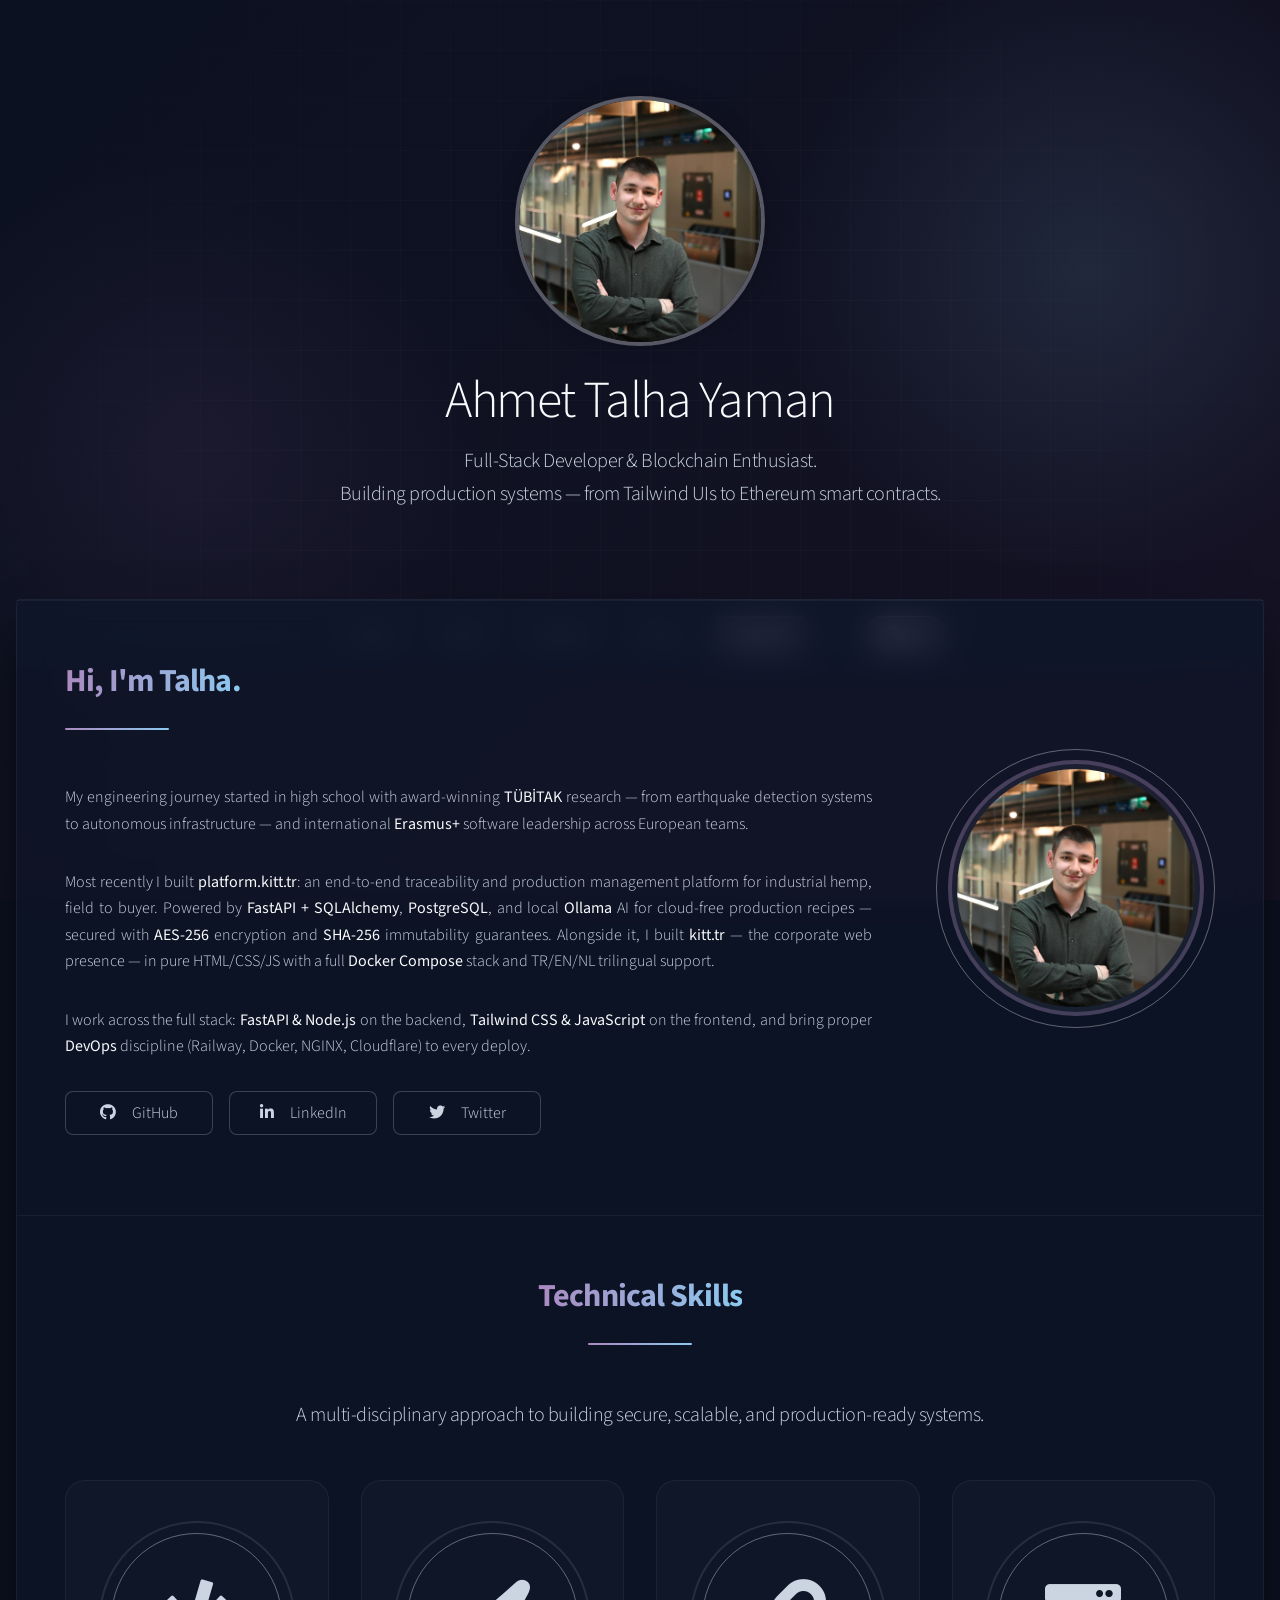
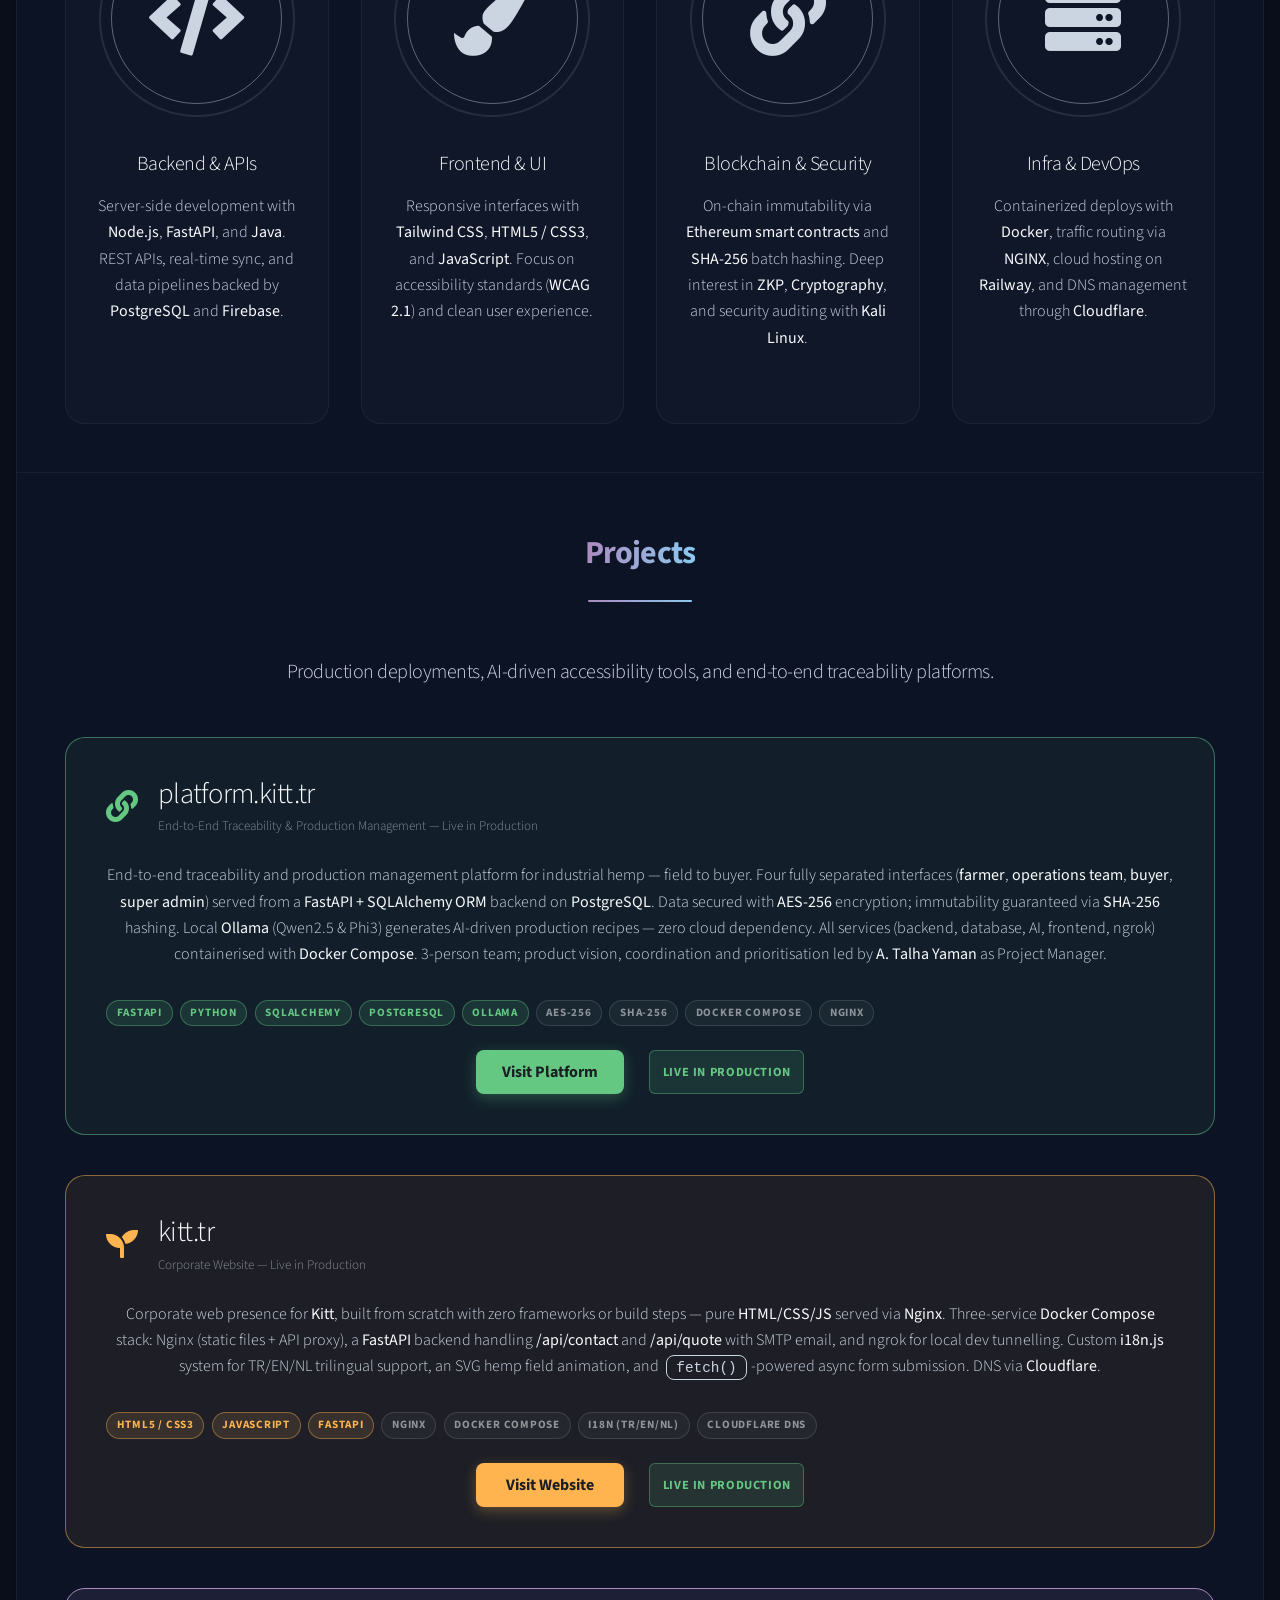
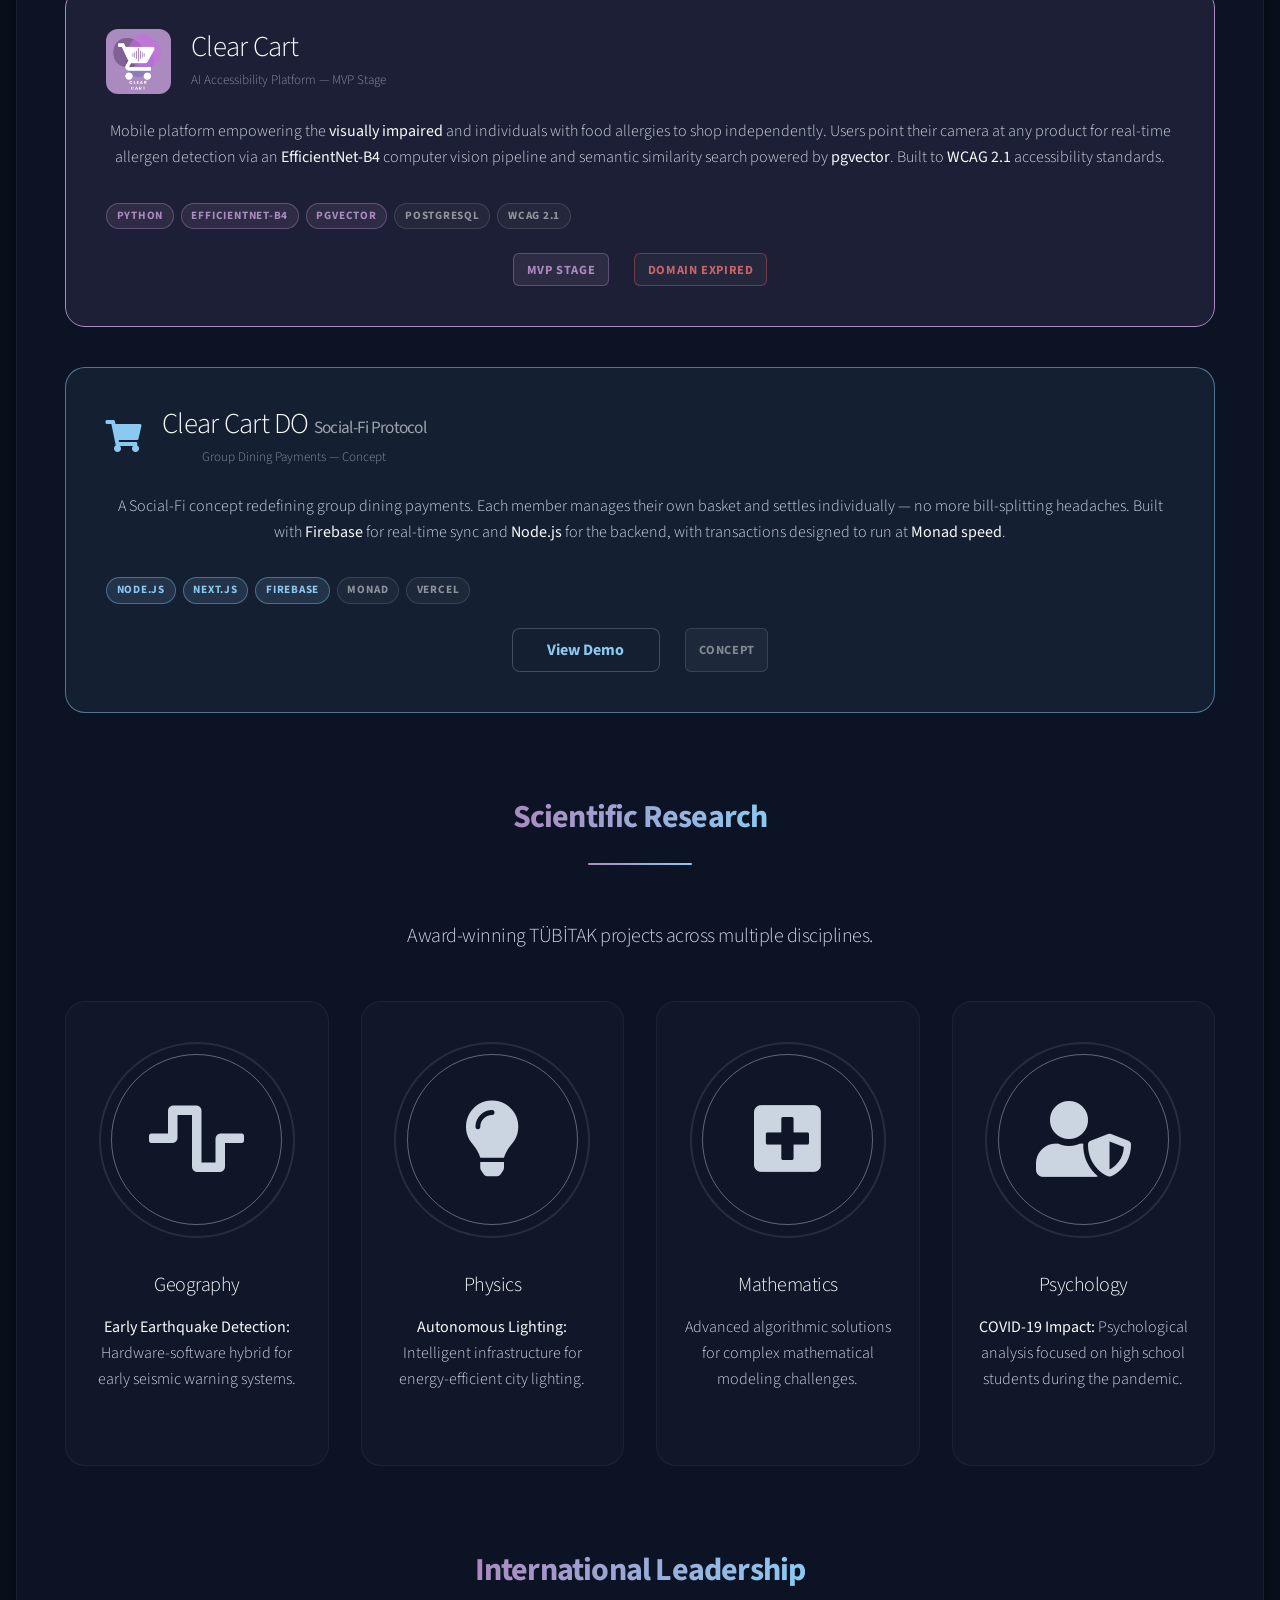
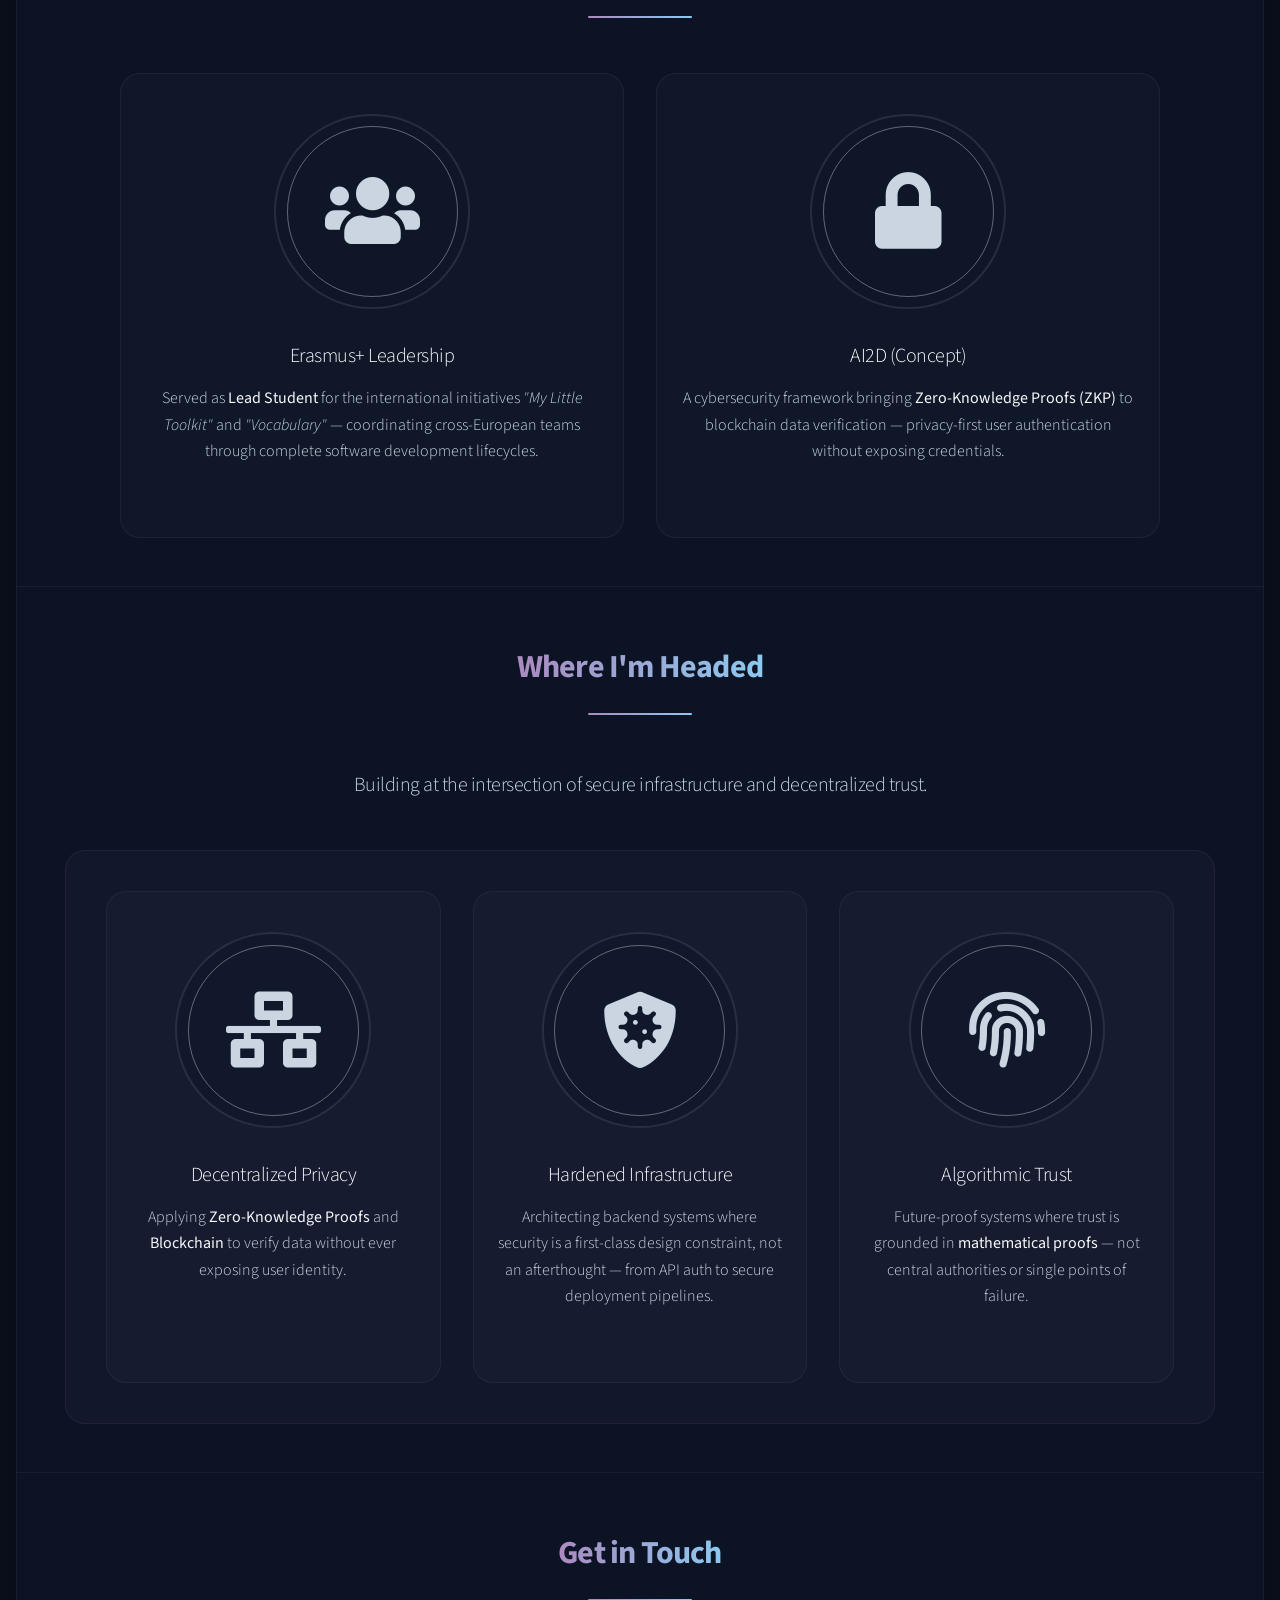
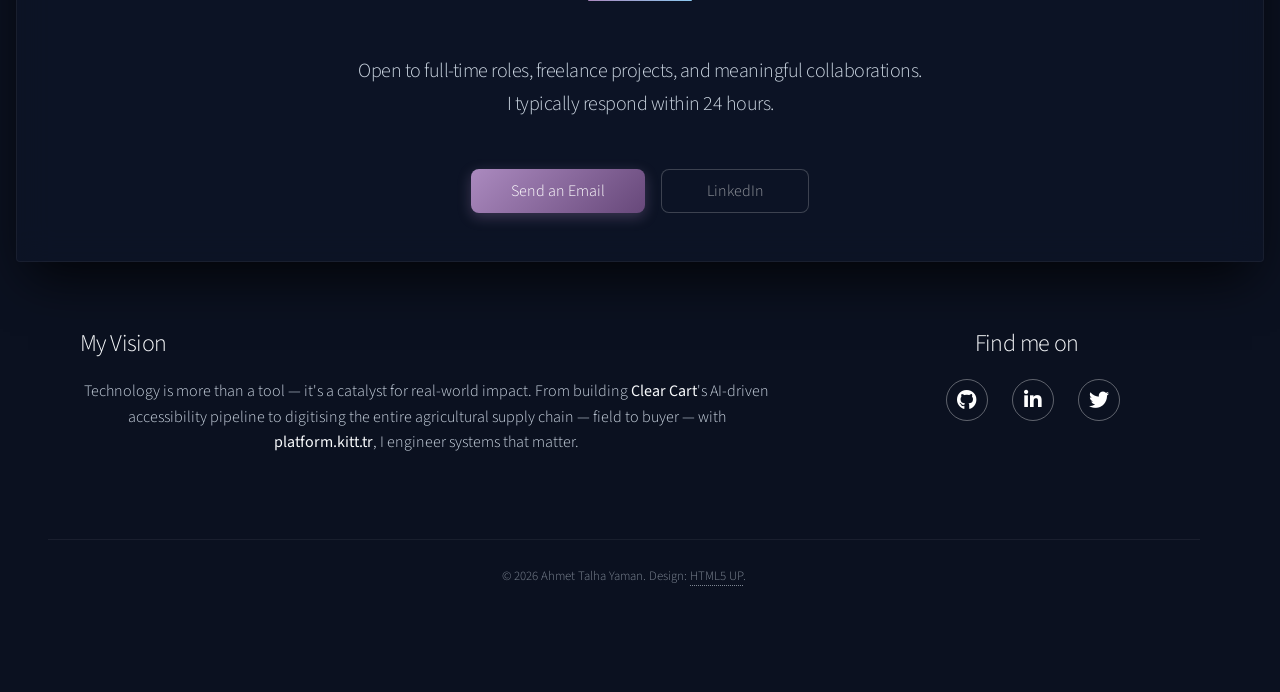
<file: index.html>
<!DOCTYPE HTML>
<html lang="en">

<head>
	<title>Ahmet Talha Yaman | Full-Stack & Blockchain Developer</title>
	<meta charset="utf-8" />
	<meta name="viewport" content="width=device-width, initial-scale=1, user-scalable=no" />
	<meta name="description" content="Full-Stack Developer specializing in Node.js, FastAPI, and Ethereum smart contracts. Shipping production-grade web apps and on-chain traceability platforms." />
	<meta property="og:title" content="Ahmet Talha Yaman | Full-Stack & Blockchain Developer" />
	<meta property="og:description" content="Full-Stack Developer specializing in Node.js, FastAPI, and Ethereum smart contracts. Shipping production-grade web apps and on-chain traceability platforms." />
	<meta property="og:type" content="website" />
	<link rel="stylesheet" href="assets/css/main.css" />
	<link rel="stylesheet" href="assets/css/mobile.css" />
	<noscript>
		<link rel="stylesheet" href="assets/css/noscript.css" />
	</noscript>
</head>

<body class="is-preload">

	<div id="wrapper">

		<header id="header" class="alt">
			<span class="logo"><img src="images/header-photo.jpeg" alt="Ahmet Talha Yaman" /></span>
			<h1>Ahmet Talha Yaman</h1>
			<p>Full-Stack Developer &amp; Blockchain Enthusiast.<br />
				Building production systems — from Tailwind UIs to Ethereum smart contracts.</p>
			</header>

		<nav id="nav">
			<ul>
				<li><a href="#intro" class="active">About</a></li>
				<li><a href="#skills">Skills</a></li>
				<li><a href="#projects">Projects</a></li>
				<li><a href="#vision">Vision</a></li>
				<li><a href="#contact">Contact</a></li>
				<li class="lang-switch">
					<a href="tr.html" class="lang-btn"><span class="icon solid fa-globe"></span> TR</a>
				</li>
			</ul>
		</nav>

		<button id="mobile-nav-toggle" aria-label="Toggle navigation">
			<span></span>
			<span></span>
			<span></span>
		</button>

		<div id="main">

			<section id="intro" class="main">
				<div class="spotlight">
					<div class="content">
						<header class="major" style="margin-bottom: 0">
							<h2>Hi, I'm Talha.</h2>
						</header>
						<p>
							My engineering journey started in high school with award-winning
							<strong>TÜBİTAK</strong> research — from earthquake detection systems to
							autonomous infrastructure — and international <strong>Erasmus+</strong>
							software leadership across European teams.
						</p>
						<p>
							Most recently I built <strong>platform.kitt.tr</strong>: an end-to-end
							traceability and production management platform for industrial hemp, field to buyer.
							Powered by <strong>FastAPI + SQLAlchemy</strong>, <strong>PostgreSQL</strong>,
							and local <strong>Ollama</strong> AI for cloud-free production recipes —
							secured with <strong>AES-256</strong> encryption and <strong>SHA-256</strong>
							immutability guarantees. Alongside it, I built <strong>kitt.tr</strong>
							— the corporate web presence — in pure HTML/CSS/JS with a full
							<strong>Docker Compose</strong> stack and TR/EN/NL trilingual support.
						</p>
						<p>
							I work across the full stack: <strong>FastAPI &amp; Node.js</strong> on the backend,
							<strong>Tailwind CSS &amp; JavaScript</strong> on the frontend, and bring proper
							<strong>DevOps</strong> discipline (Railway, Docker, NGINX, Cloudflare) to every deploy.
						</p>
						<ul class="actions">
							<li><a href="https://github.com/talhaymn7" class="button icon brands fa-github" target="_blank">GitHub</a></li>
							<li><a href="https://www.linkedin.com/in/ahmet-talha-yaman-56221b182/" class="button icon brands fa-linkedin-in" target="_blank">LinkedIn</a></li>
							<li><a href="https://x.com/talhaymn_7" class="button icon brands fa-twitter" target="_blank">Twitter</a></li>
						</ul>
					</div>
					<span class="image"><img src="images/header-photo.jpeg" alt="Ahmet Talha Yaman" /></span>
				</div>
			</section>

			<section id="skills" class="main special">
				<header class="major">
					<h2>Technical Skills</h2>
					<p>A multi-disciplinary approach to building secure, scalable, and production-ready systems.</p>
				</header>
				<ul class="features">
					<li>
						<span class="icon solid major style1 fa-code"></span>
						<h3>Backend &amp; APIs</h3>
						<p>Server-side development with <strong>Node.js</strong>, <strong>FastAPI</strong>, and
							<strong>Java</strong>. REST APIs, real-time sync, and data pipelines backed by
							<strong>PostgreSQL</strong> and <strong>Firebase</strong>.
						</p>
					</li>
					<li>
						<span class="icon solid major style2 fa-paint-brush"></span>
						<h3>Frontend &amp; UI</h3>
						<p>Responsive interfaces with <strong>Tailwind CSS</strong>, <strong>HTML5 / CSS3</strong>,
							and <strong>JavaScript</strong>. Focus on accessibility standards
							(<strong>WCAG 2.1</strong>) and clean user experience.
						</p>
					</li>
					<li>
						<span class="icon solid major style3 fa-link"></span>
						<h3>Blockchain &amp; Security</h3>
						<p>On-chain immutability via <strong>Ethereum smart contracts</strong> and
							<strong>SHA-256</strong> batch hashing. Deep interest in <strong>ZKP</strong>,
							<strong>Cryptography</strong>, and security auditing with <strong>Kali Linux</strong>.
						</p>
					</li>
					<li>
						<span class="icon solid major style5 fa-server"></span>
						<h3>Infra &amp; DevOps</h3>
						<p>Containerized deploys with <strong>Docker</strong>, traffic routing via
							<strong>NGINX</strong>, cloud hosting on <strong>Railway</strong>,
							and DNS management through <strong>Cloudflare</strong>.
						</p>
					</li>
				</ul>
			</section>

			<section id="projects" class="main special">
				<header class="major">
					<h2>Projects</h2>
					<p>Production deployments, AI-driven accessibility tools, and end-to-end traceability platforms.</p>
				</header>

				<!-- platform.kitt.tr -->
				<div class="project-card project-card--blockchain">
					<div class="project-header">
						<span class="icon solid fa-link" style="font-size: 2em; color: #64c882; margin-right: 20px; flex-shrink: 0;"></span>
						<div>
							<h3 class="color-blockchain">platform.kitt.tr</h3>
							<p class="project-subtitle">End-to-End Traceability &amp; Production Management — Live in Production</p>
						</div>
					</div>
					<p>
						End-to-end traceability and production management platform for industrial hemp — field to buyer.
						Four fully separated interfaces (<strong>farmer</strong>, <strong>operations team</strong>,
						<strong>buyer</strong>, <strong>super admin</strong>) served from a
						<strong>FastAPI + SQLAlchemy ORM</strong> backend on <strong>PostgreSQL</strong>.
						Data secured with <strong>AES-256</strong> encryption; immutability guaranteed via
						<strong>SHA-256</strong> hashing. Local <strong>Ollama</strong> (Qwen2.5 &amp; Phi3)
						generates AI-driven production recipes — zero cloud dependency. All services
						(backend, database, AI, frontend, ngrok) containerised with <strong>Docker Compose</strong>.
						3-person team; product vision, coordination and prioritisation led by
						<strong>A. Talha Yaman</strong> as Project Manager.
					</p>
					<div class="tech-badges">
						<span class="tech-badge tech-badge--green">FastAPI</span>
						<span class="tech-badge tech-badge--green">Python</span>
						<span class="tech-badge tech-badge--green">SQLAlchemy</span>
						<span class="tech-badge tech-badge--green">PostgreSQL</span>
						<span class="tech-badge tech-badge--green">Ollama</span>
						<span class="tech-badge tech-badge--dark">AES-256</span>
						<span class="tech-badge tech-badge--dark">SHA-256</span>
						<span class="tech-badge tech-badge--dark">Docker Compose</span>
						<span class="tech-badge tech-badge--dark">Nginx</span>
					</div>
					<ul class="actions" style="margin-top: 1.5em; margin-bottom: 0;">
						<li>
							<a href="https://platform.kitt.tr" class="button primary small btn-blockchain" target="_blank">
								Visit Platform
							</a>
						</li>
						<li>
							<span class="status-badge status-badge--live">Live in Production</span>
						</li>
					</ul>
				</div>

				<!-- kitt.tr -->
				<div class="project-card project-card--web">
					<div class="project-header">
						<span class="icon solid fa-seedling" style="font-size: 2em; color: #ffb450; margin-right: 20px; flex-shrink: 0;"></span>
						<div>
							<h3 class="color-web">kitt.tr</h3>
							<p class="project-subtitle">Corporate Website — Live in Production</p>
						</div>
					</div>
					<p>
						Corporate web presence for <strong>Kitt</strong>, built from scratch with zero
						frameworks or build steps — pure <strong>HTML/CSS/JS</strong> served via
						<strong>Nginx</strong>. Three-service <strong>Docker Compose</strong> stack:
						Nginx (static files + API proxy), a <strong>FastAPI</strong> backend handling
						<strong>/api/contact</strong> and <strong>/api/quote</strong> with SMTP email,
						and ngrok for local dev tunnelling. Custom <strong>i18n.js</strong> system for
						TR/EN/NL trilingual support, an SVG hemp field animation, and
						<code>fetch()</code>-powered async form submission. DNS via <strong>Cloudflare</strong>.
					</p>
					<div class="tech-badges">
						<span class="tech-badge tech-badge--orange">HTML5 / CSS3</span>
						<span class="tech-badge tech-badge--orange">JavaScript</span>
						<span class="tech-badge tech-badge--orange">FastAPI</span>
						<span class="tech-badge tech-badge--dark">Nginx</span>
						<span class="tech-badge tech-badge--dark">Docker Compose</span>
						<span class="tech-badge tech-badge--dark">i18n (TR/EN/NL)</span>
						<span class="tech-badge tech-badge--dark">Cloudflare DNS</span>
					</div>
					<ul class="actions" style="margin-top: 1.5em; margin-bottom: 0;">
						<li>
							<a href="https://kitt.tr" class="button primary small btn-web" target="_blank">
								Visit Website
							</a>
						</li>
						<li>
							<span class="status-badge status-badge--live">Live in Production</span>
						</li>
					</ul>
				</div>

				<!-- Clear Cart -->
				<div class="project-card project-card--purple">
					<div class="project-header">
						<img src="images/clear-cart-logo.png" alt="Clear Cart Logo">
						<div>
							<h3 class="color-purple">Clear Cart</h3>
							<p class="project-subtitle">AI Accessibility Platform — MVP Stage</p>
						</div>
					</div>
					<p>
						Mobile platform empowering the <strong>visually impaired</strong> and individuals
						with food allergies to shop independently. Users point their camera at any product
						for real-time allergen detection via an <strong>EfficientNet-B4</strong> computer
						vision pipeline and semantic similarity search powered by <strong>pgvector</strong>.
						Built to <strong>WCAG 2.1</strong> accessibility standards.
					</p>
					<div class="tech-badges">
						<span class="tech-badge tech-badge--purple">Python</span>
						<span class="tech-badge tech-badge--purple">EfficientNet-B4</span>
						<span class="tech-badge tech-badge--purple">pgvector</span>
						<span class="tech-badge tech-badge--dark">PostgreSQL</span>
						<span class="tech-badge tech-badge--dark">WCAG 2.1</span>
					</div>
					<ul class="actions" style="margin-top: 1.5em; margin-bottom: 0;">
						<li>
							<span class="status-badge status-badge--mvp">MVP Stage</span>
						</li>
						<li>
							<span class="status-badge status-badge--expired">Domain Expired</span>
						</li>
					</ul>
				</div>

				<!-- Clear Cart DO -->
				<div class="project-card project-card--blue">
					<div class="project-header">
						<span class="icon solid fa-shopping-cart" style="font-size: 2em; color: #8cc9f0; margin-right: 20px; flex-shrink: 0;"></span>
						<div>
							<h3 class="color-blue">Clear Cart DO <small style="font-size: 0.6em; opacity: 0.6; font-weight: 400;">Social-Fi Protocol</small></h3>
							<p class="project-subtitle">Group Dining Payments — Concept</p>
						</div>
					</div>
					<p>
						A Social-Fi concept redefining group dining payments. Each member manages their
						own basket and settles individually — no more bill-splitting headaches. Built
						with <strong>Firebase</strong> for real-time sync and <strong>Node.js</strong>
						for the backend, with transactions designed to run at <strong>Monad speed</strong>.
					</p>
					<div class="tech-badges">
						<span class="tech-badge tech-badge--blue">Node.js</span>
						<span class="tech-badge tech-badge--blue">Next.js</span>
						<span class="tech-badge tech-badge--blue">Firebase</span>
						<span class="tech-badge tech-badge--dark">Monad</span>
						<span class="tech-badge tech-badge--dark">Vercel</span>
					</div>
					<ul class="actions" style="margin-top: 1.5em; margin-bottom: 0;">
						<li>
							<a href="https://monad-cc-project-nextjs-cvj7xs8su-talhaymn7s-projects.vercel.app/" class="button small btn-blue" target="_blank">
								View Demo
							</a>
						</li>
						<li>
							<span class="status-badge status-badge--concept">Concept</span>
						</li>
					</ul>
				</div>

				<header class="major" style="margin-top: 4em;">
					<h2>Scientific Research</h2>
					<p>Award-winning TÜBİTAK projects across multiple disciplines.</p>
				</header>
				<ul class="features" style="margin-bottom: 4em;">
					<li>
						<span class="icon solid major style1 fa-wave-square"></span>
						<h3>Geography</h3>
						<p><strong>Early Earthquake Detection:</strong> Hardware-software hybrid for early seismic warning systems.</p>
					</li>
					<li>
						<span class="icon solid major style2 fa-lightbulb"></span>
						<h3>Physics</h3>
						<p><strong>Autonomous Lighting:</strong> Intelligent infrastructure for energy-efficient city lighting.</p>
					</li>
					<li>
						<span class="icon solid major style3 fa-plus-square"></span>
						<h3>Mathematics</h3>
						<p>Advanced algorithmic solutions for complex mathematical modeling challenges.</p>
					</li>
					<li>
						<span class="icon solid major style4 fa-user-shield"></span>
						<h3>Psychology</h3>
						<p><strong>COVID-19 Impact:</strong> Psychological analysis focused on high school students during the pandemic.</p>
					</li>
				</ul>

				<header class="major" style="margin-top: 4em; margin-bottom: 0">
					<h2>International Leadership</h2>
				</header>
				<ul class="features" id="leadership-grid">
					<li>
						<span class="icon solid major style5 fa-users"></span>
						<h3>Erasmus+ Leadership</h3>
						<p style="text-align: justify;">
							Served as <strong>Lead Student</strong> for the international initiatives
							<em>"My Little Toolkit"</em> and <em>"Vocabulary"</em> — coordinating cross-European
							teams through complete software development lifecycles.
						</p>
					</li>
					<li>
						<span class="icon solid major style1 fa-lock"></span>
						<h3>AI2D (Concept)</h3>
						<p style="text-align: justify;">
							A cybersecurity framework bringing <strong>Zero-Knowledge Proofs (ZKP)</strong>
							to blockchain data verification — privacy-first user authentication without
							exposing credentials.
						</p>
					</li>
				</ul>

			</section>

			<section id="vision" class="main special">
				<header class="major">
					<h2>Where I'm Headed</h2>
					<p>Building at the intersection of secure infrastructure and decentralized trust.</p>
				</header>
				<div class="vision-box">
					<ul class="features">
						<li>
							<span class="icon solid major style1 fa-network-wired"></span>
							<h3>Decentralized Privacy</h3>
							<p>Applying <strong>Zero-Knowledge Proofs</strong> and <strong>Blockchain</strong>
								to verify data without ever exposing user identity.
							</p>
						</li>
						<li>
							<span class="icon solid major style3 fa-shield-virus"></span>
							<h3>Hardened Infrastructure</h3>
							<p>Architecting backend systems where security is a first-class design constraint,
								not an afterthought — from API auth to secure deployment pipelines.
							</p>
						</li>
						<li>
							<span class="icon solid major style5 fa-fingerprint"></span>
							<h3>Algorithmic Trust</h3>
							<p>Future-proof systems where trust is grounded in <strong>mathematical proofs</strong>
								— not central authorities or single points of failure.
							</p>
						</li>
					</ul>
				</div>
			</section>

			<section id="contact" class="main special">
				<header class="major">
					<h2>Get in Touch</h2>
					<p>
						Open to full-time roles, freelance projects, and meaningful collaborations.<br />
						I typically respond within 24 hours.
					</p>
				</header>
				<footer class="major">
					<ul class="actions special">
						<li>
							<a href="mailto:ahmettalhaymn@gmail.com" class="button primary btn-contact">
								Send an Email
							</a>
						</li>
						<li>
							<a href="https://linkedin.com/in/ahmet-talha-yaman-56221b182/" class="button btn-contact-secondary" target="_blank">
								LinkedIn
							</a>
						</li>
					</ul>
				</footer>
			</section>

		</div>

		<footer id="footer">

			<section class="footer-vision">
				<h2>My Vision</h2>
				<p style="text-align: justify; margin: 0; line-height: 1.6;">
					Technology is more than a tool — it's a catalyst for real-world impact. From building
					<strong>Clear Cart</strong>'s AI-driven accessibility pipeline to digitising the entire
					agricultural supply chain — field to buyer — with <strong>platform.kitt.tr</strong>,
					I engineer systems that matter.
				</p>
			</section>

			<section class="footer-social">
				<h2>Find me on</h2>
				<ul class="icons" style="display: flex; justify-content: center; padding: 0; list-style: none; margin: 0;">
					<li style="padding: 0 0.75em;"><a href="https://github.com/talhaymn7" class="icon brands fa-github alt" target="_blank"><span class="label">GitHub</span></a></li>
					<li style="padding: 0 0.75em;"><a href="https://linkedin.com/in/ahmet-talha-yaman-56221b182/" class="icon brands fa-linkedin-in alt" target="_blank"><span class="label">LinkedIn</span></a></li>
					<li style="padding: 0 0.75em;"><a href="https://x.com/talhaymn_7" class="icon brands fa-twitter alt" target="_blank"><span class="label">Twitter</span></a></li>
				</ul>
			</section>

			<p class="copyright">
				&copy; 2026 Ahmet Talha Yaman. Design: <a href="https://html5up.net">HTML5 UP</a>.
			</p>

		</footer>

	</div>

	<script src="assets/js/jquery.min.js"></script>
	<script src="assets/js/jquery.scrollex.min.js"></script>
	<script src="assets/js/jquery.scrolly.min.js"></script>
	<script src="assets/js/browser.min.js"></script>
	<script src="assets/js/breakpoints.min.js"></script>
	<script src="assets/js/util.js"></script>
	<script src="assets/js/main.js"></script>
	<script>
		(function () {
			var $toggle = document.getElementById('mobile-nav-toggle');
			var $nav = document.getElementById('nav');
			if (!$toggle || !$nav) return;
			$toggle.addEventListener('click', function () {
				$toggle.classList.toggle('is-open');
				$nav.classList.toggle('mobile-open');
				document.body.style.overflow = $nav.classList.contains('mobile-open') ? 'hidden' : '';
			});
			$nav.querySelectorAll('a').forEach(function (link) {
				link.addEventListener('click', function () {
					$toggle.classList.remove('is-open');
					$nav.classList.remove('mobile-open');
					document.body.style.overflow = '';
				});
			});
		})();
	</script>

</body>

</html>
</file>
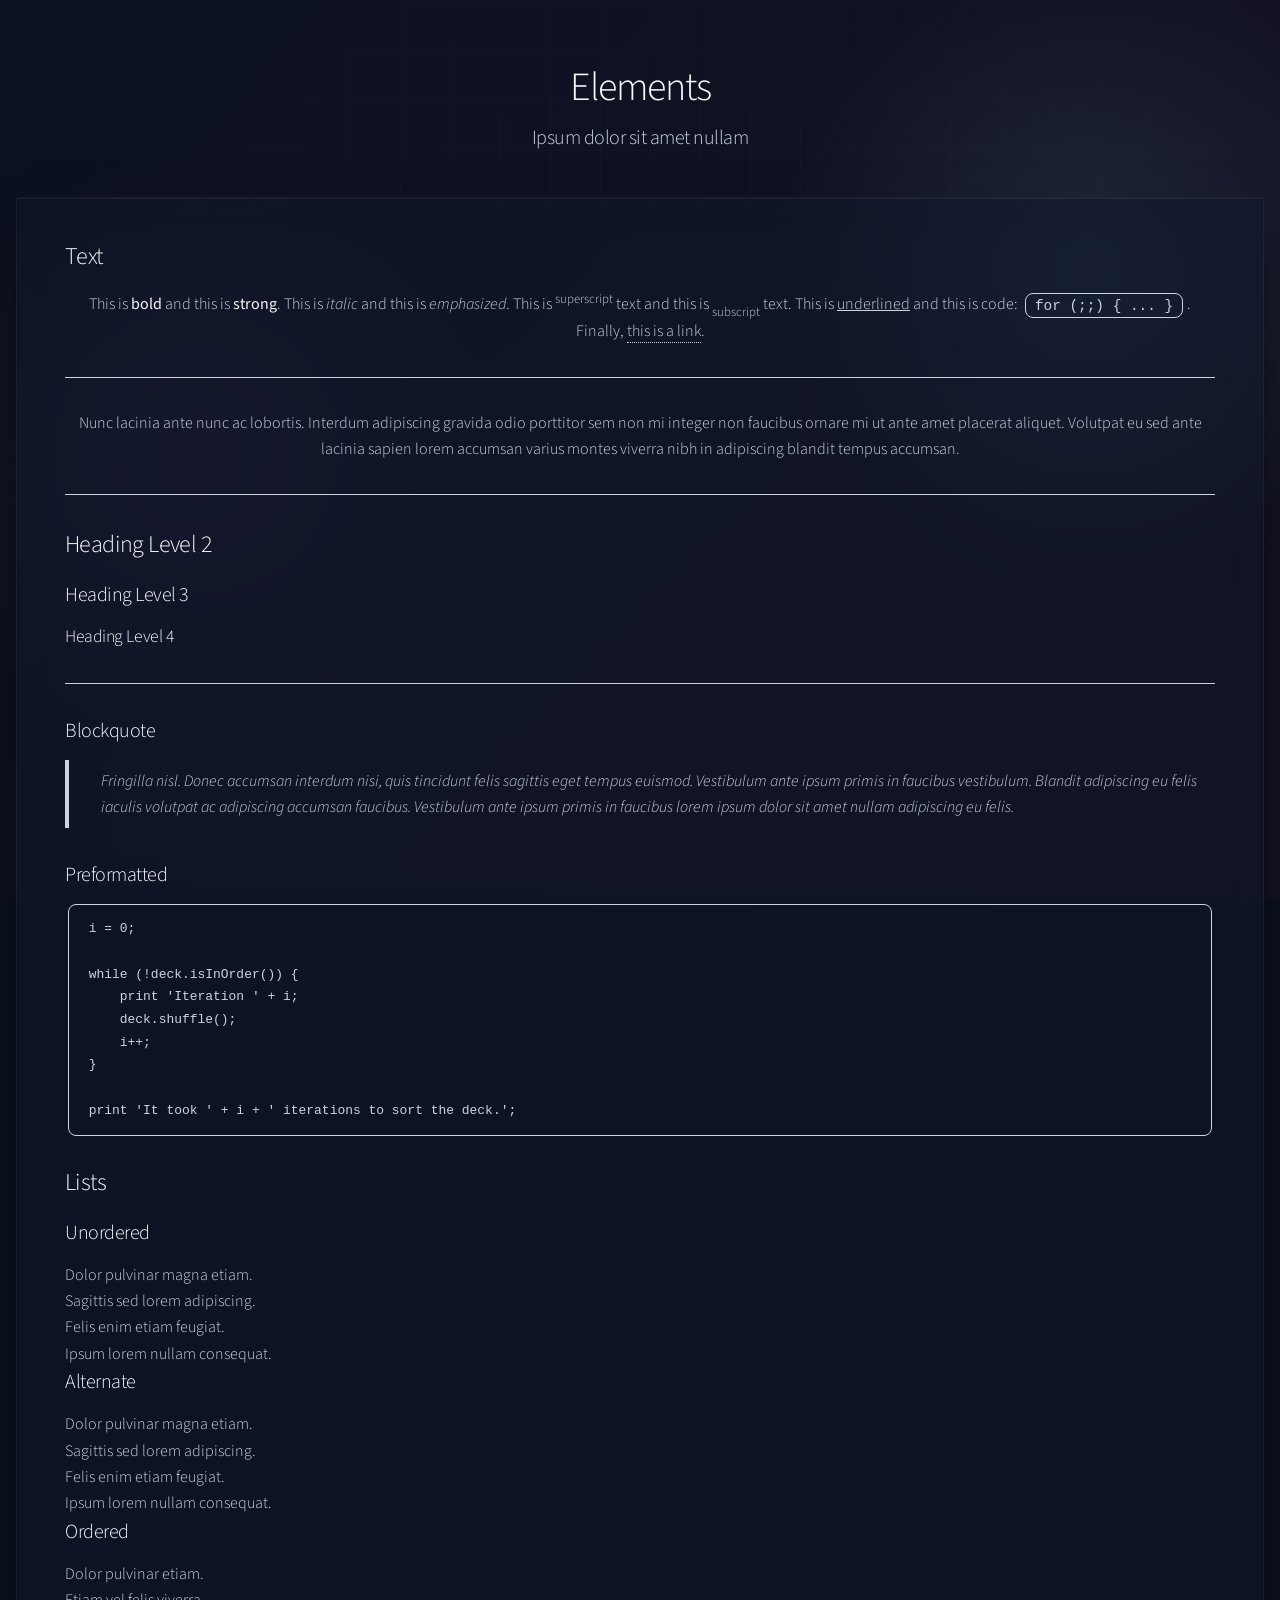
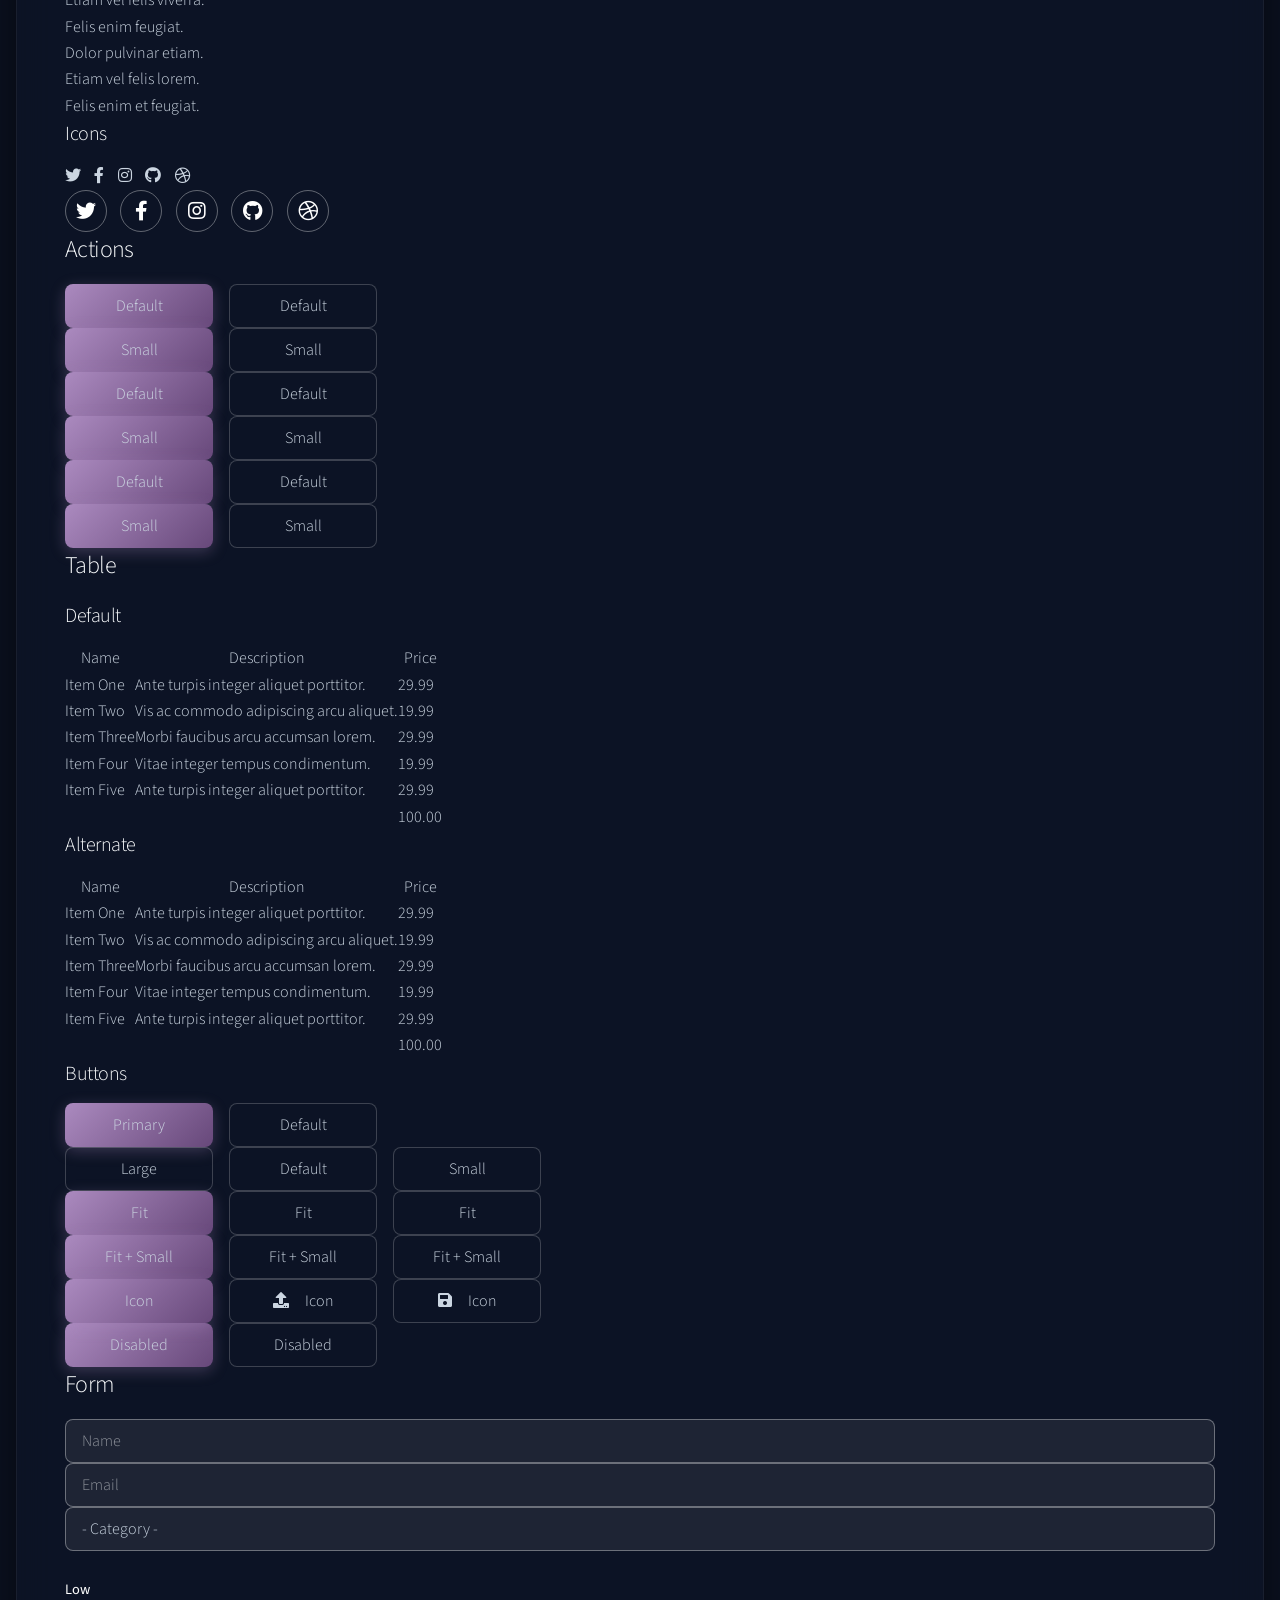
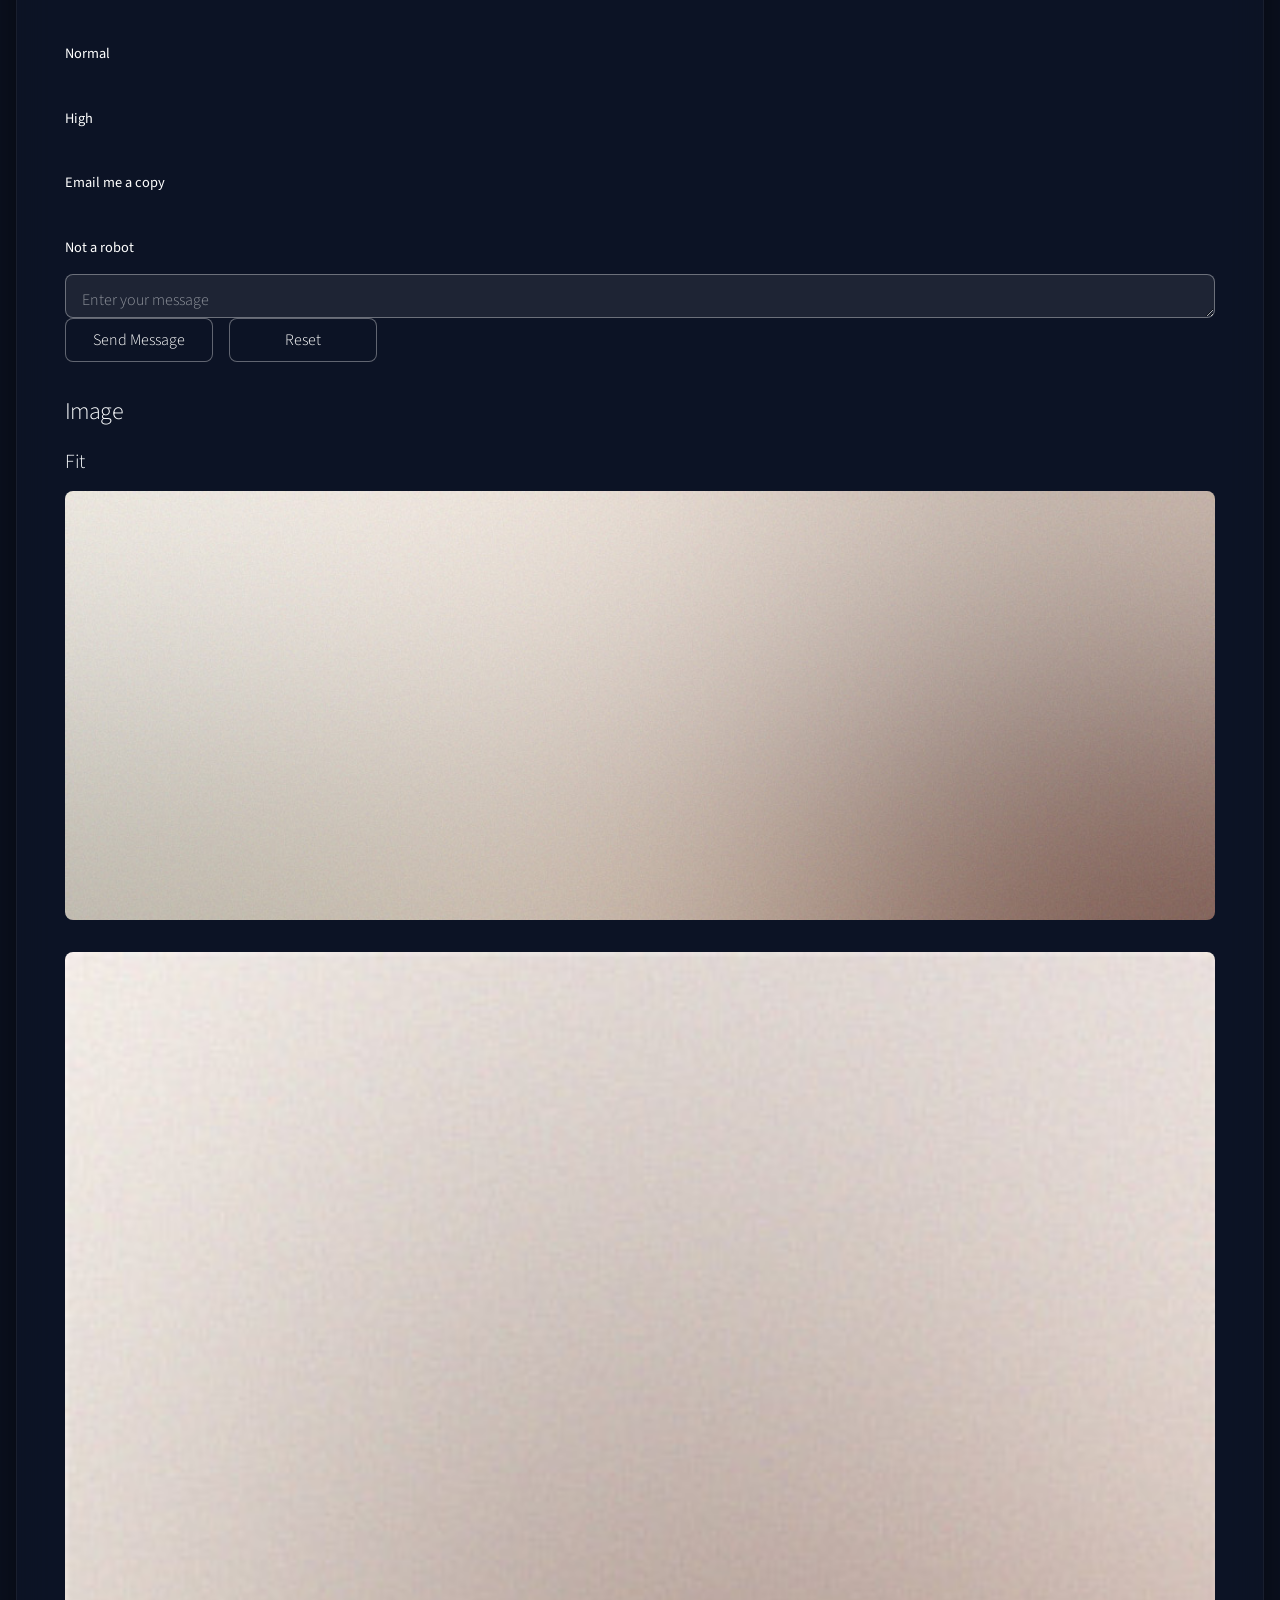
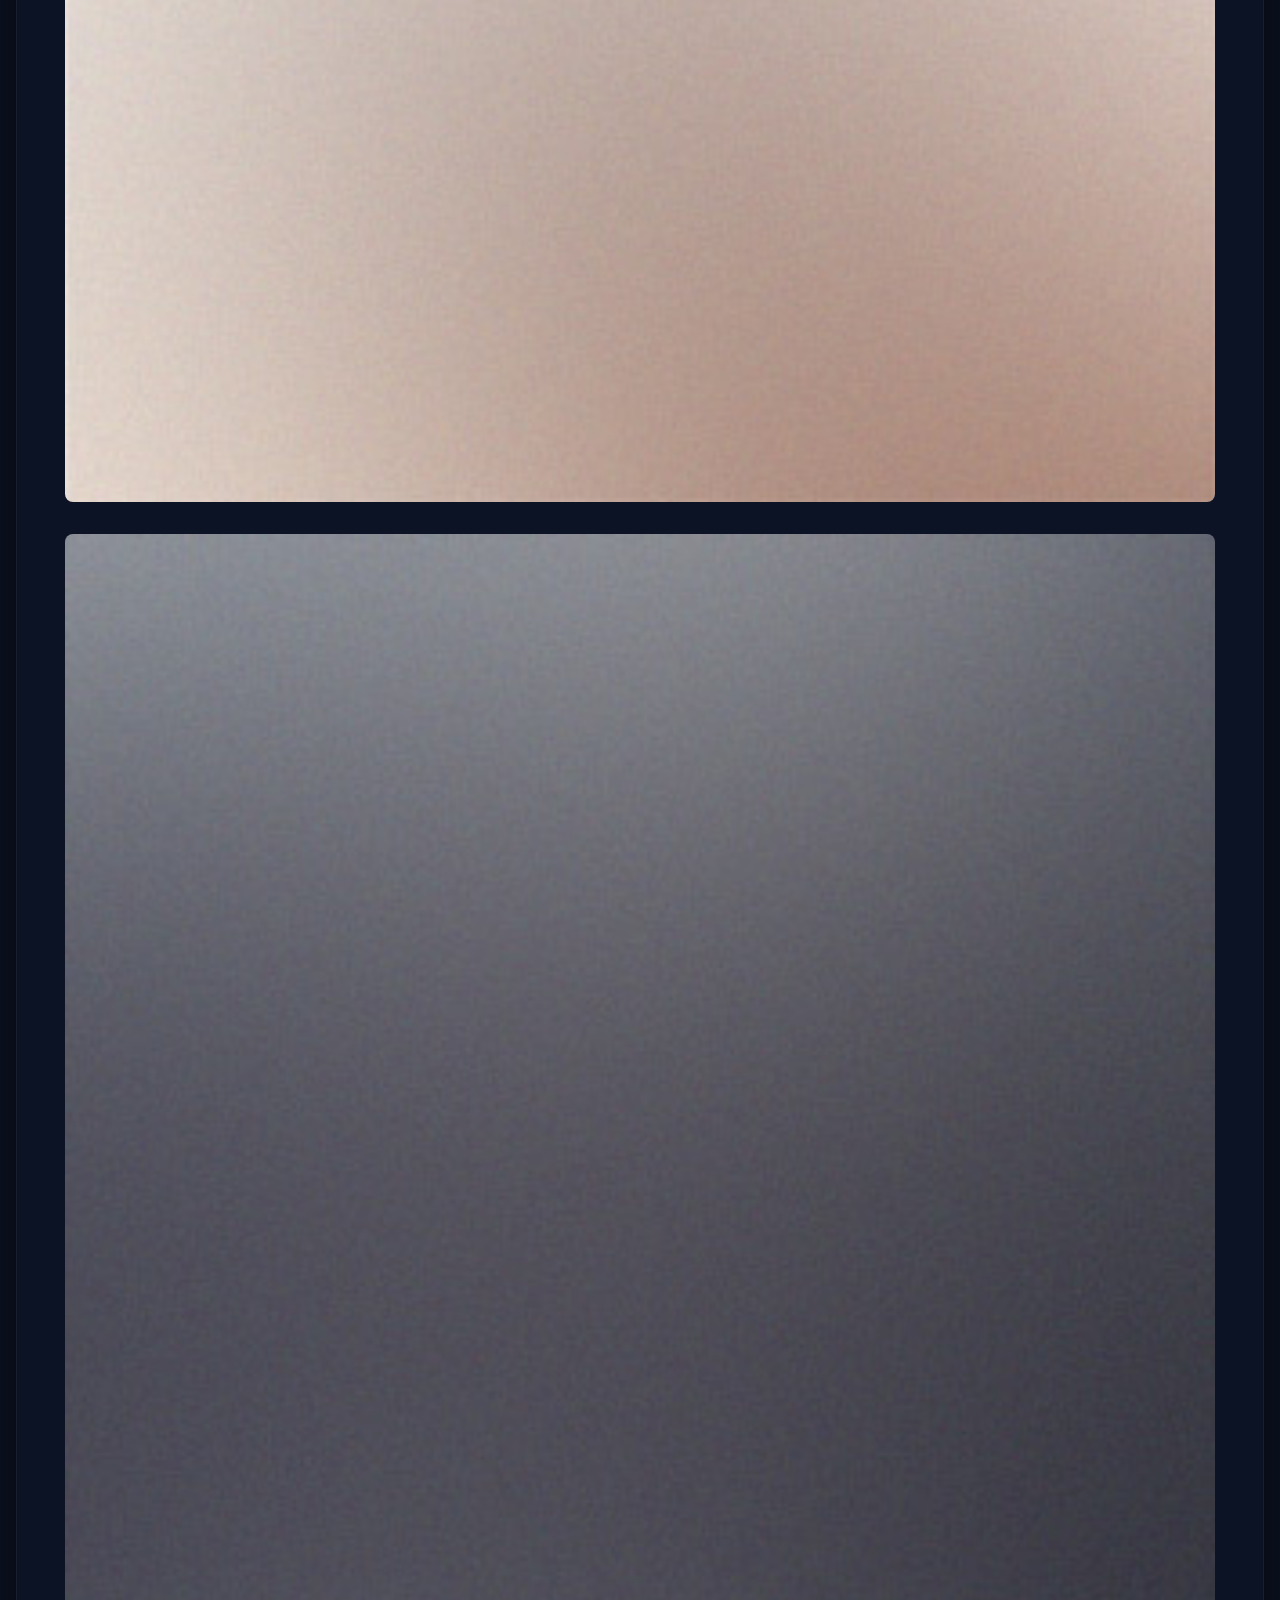
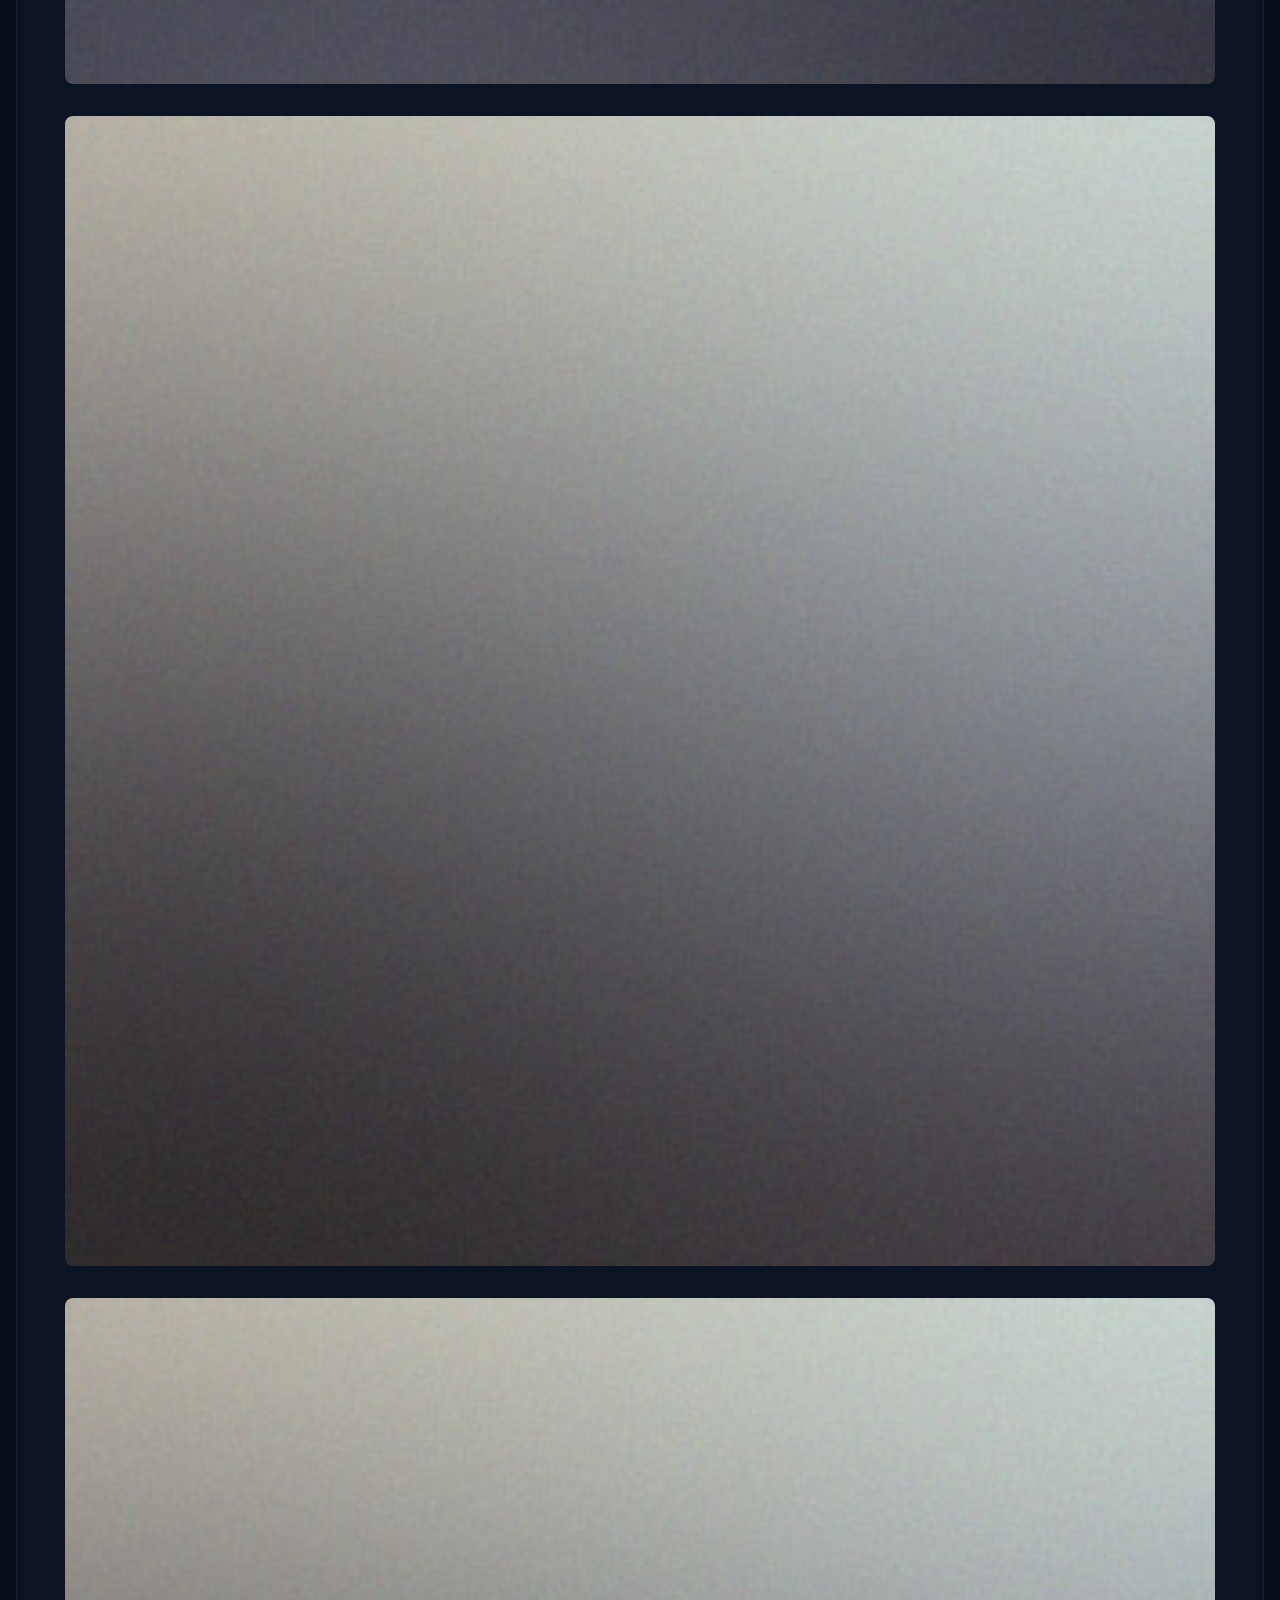
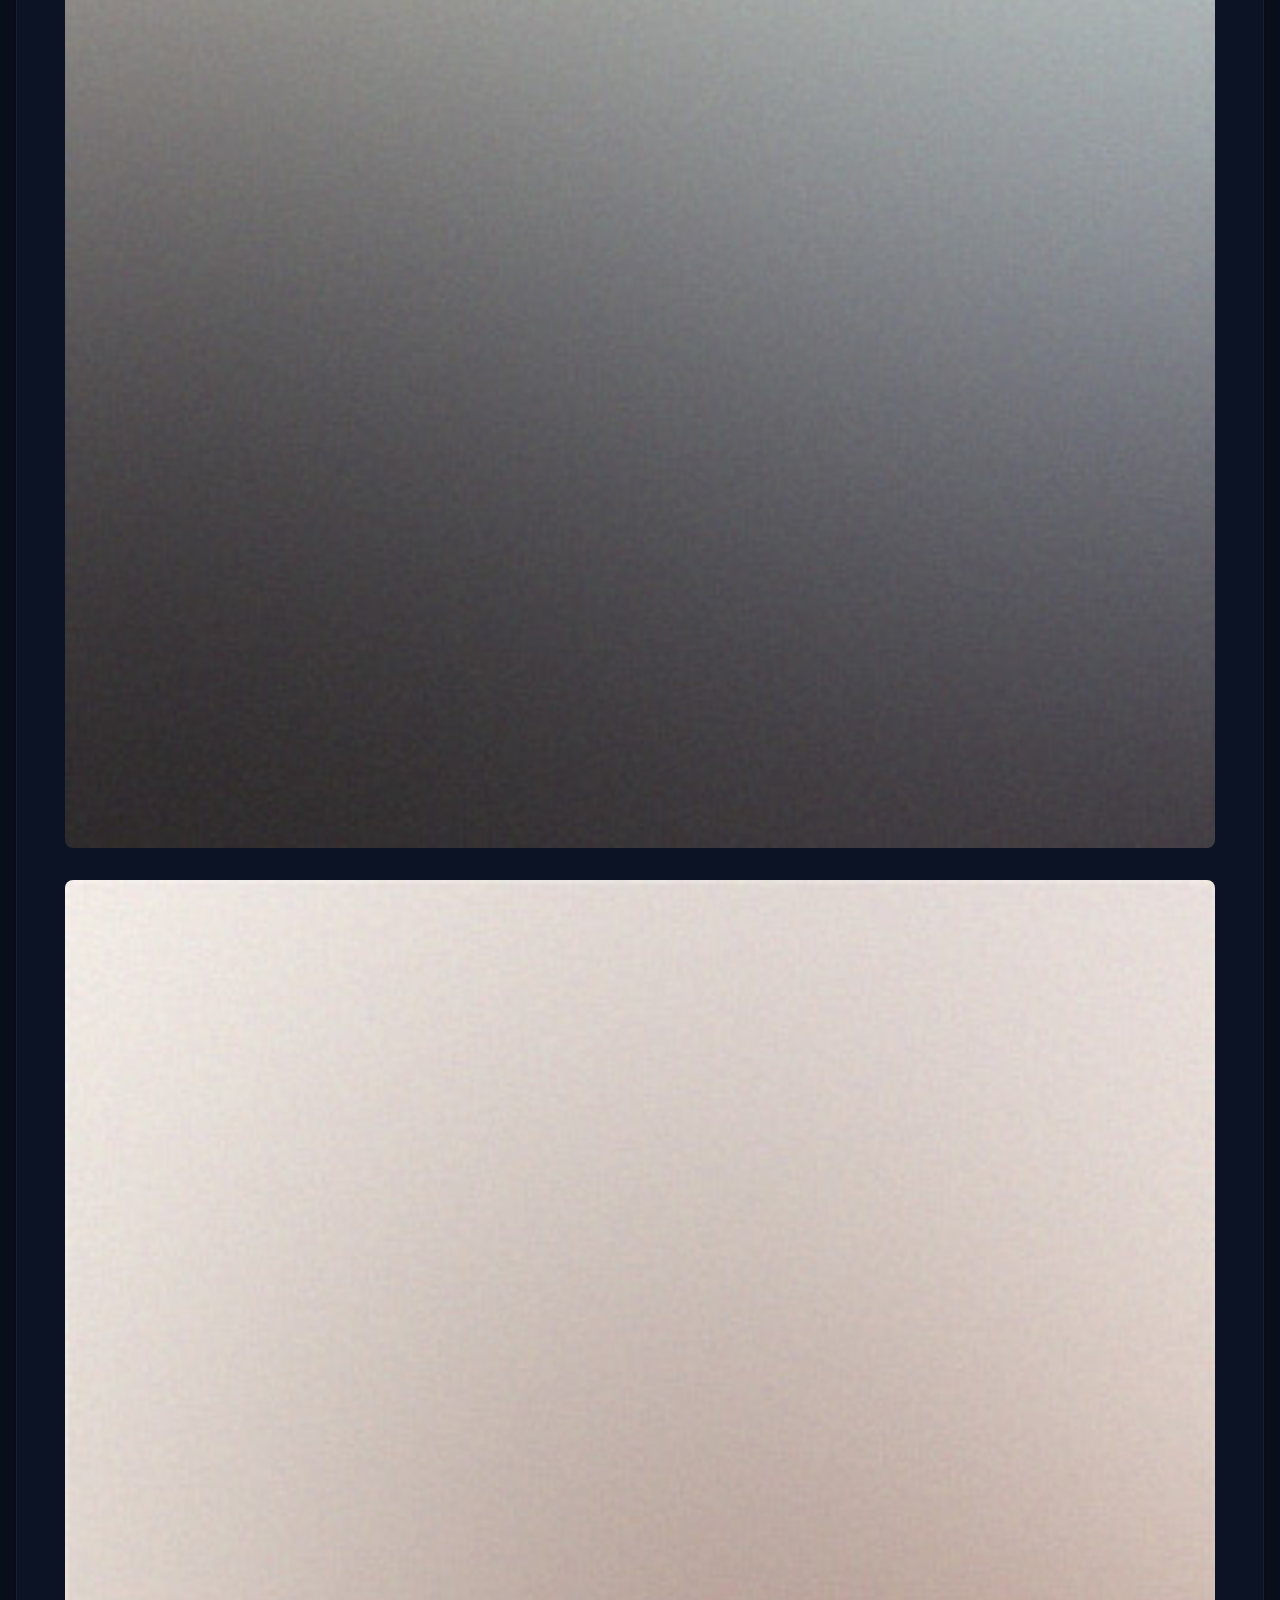
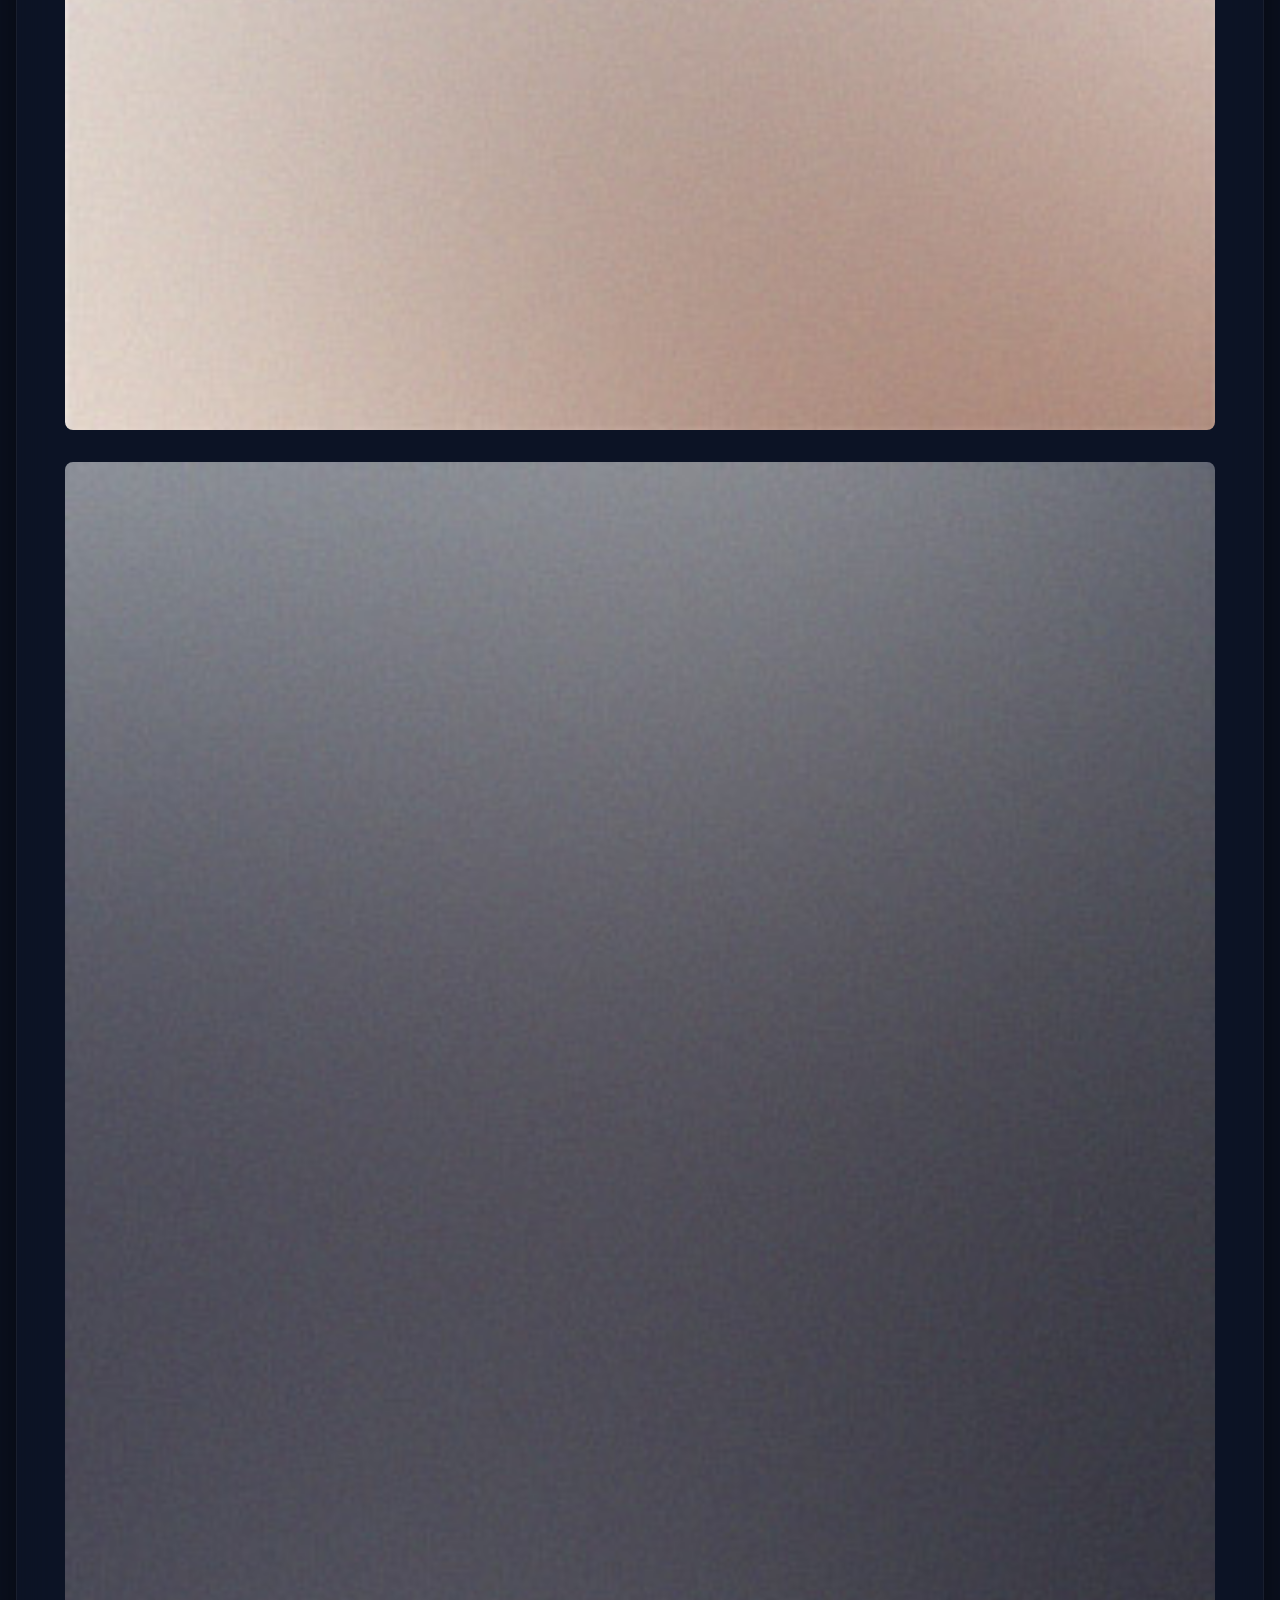
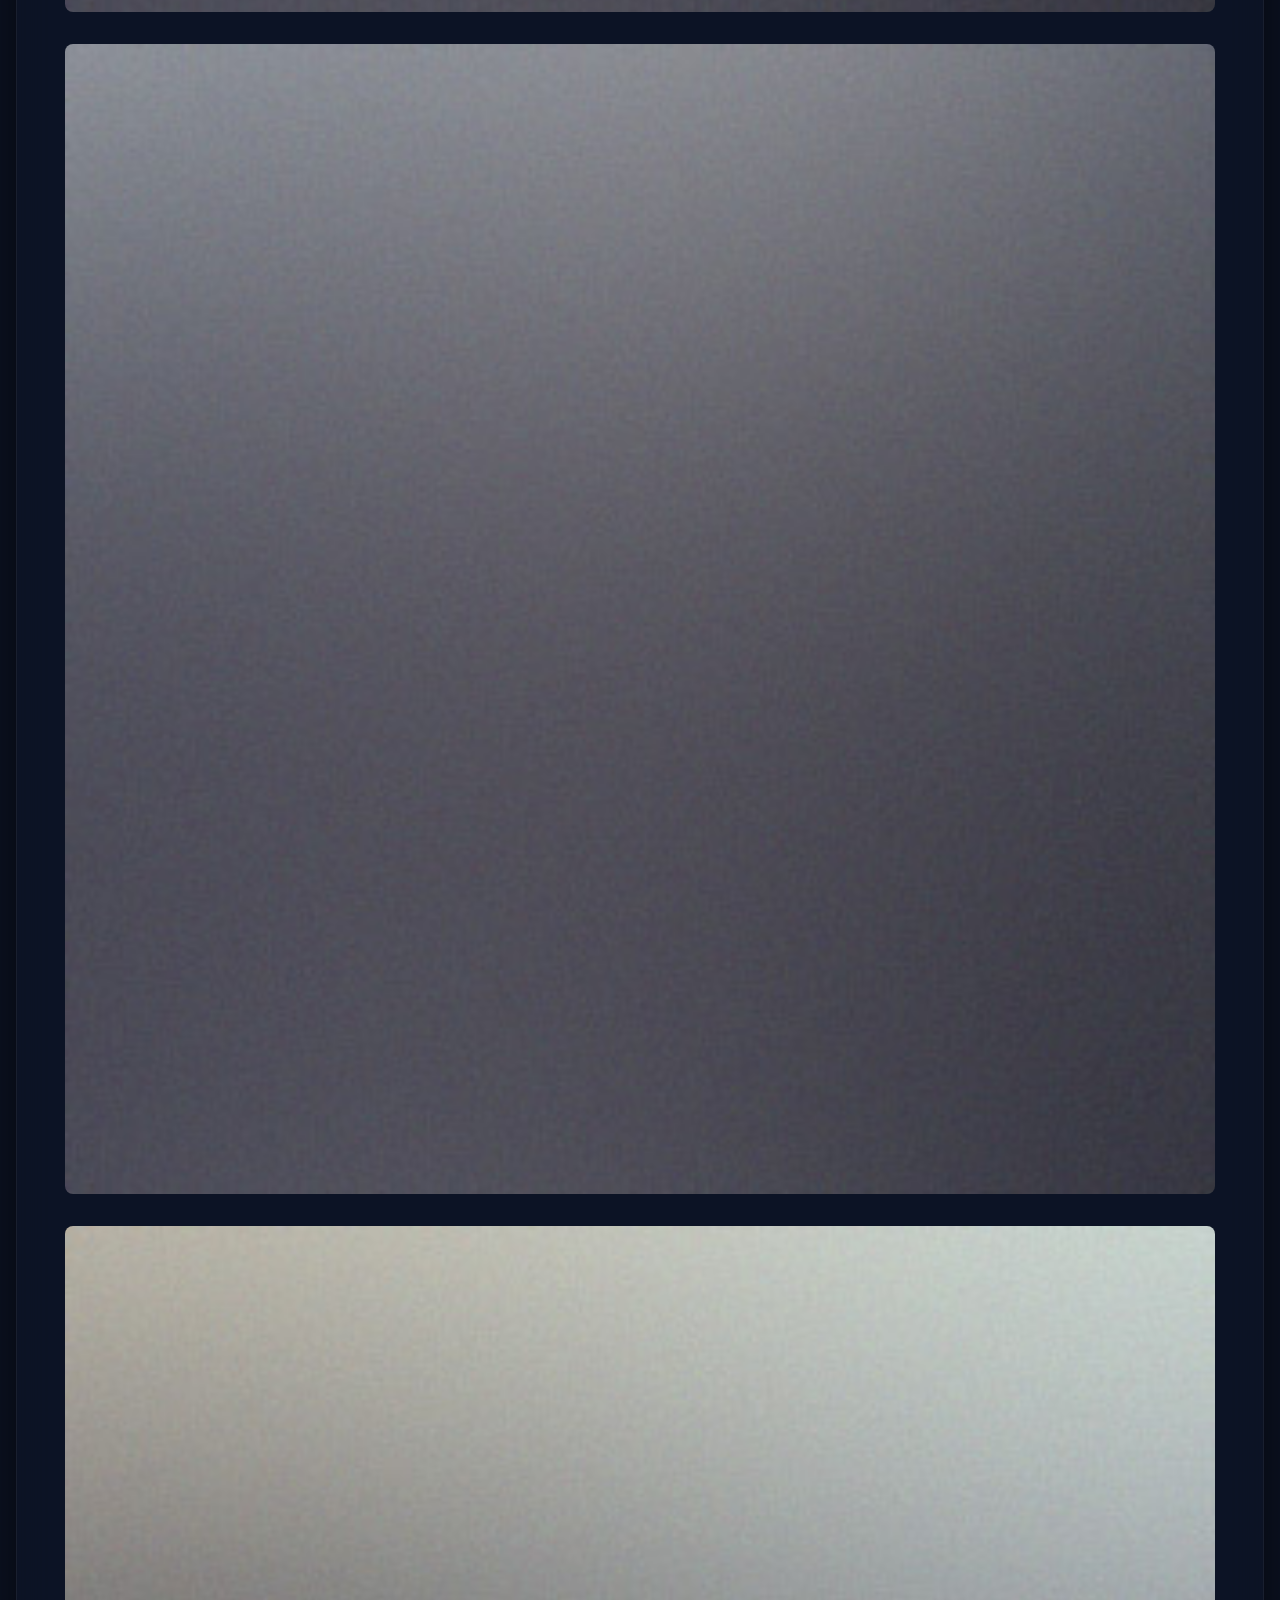
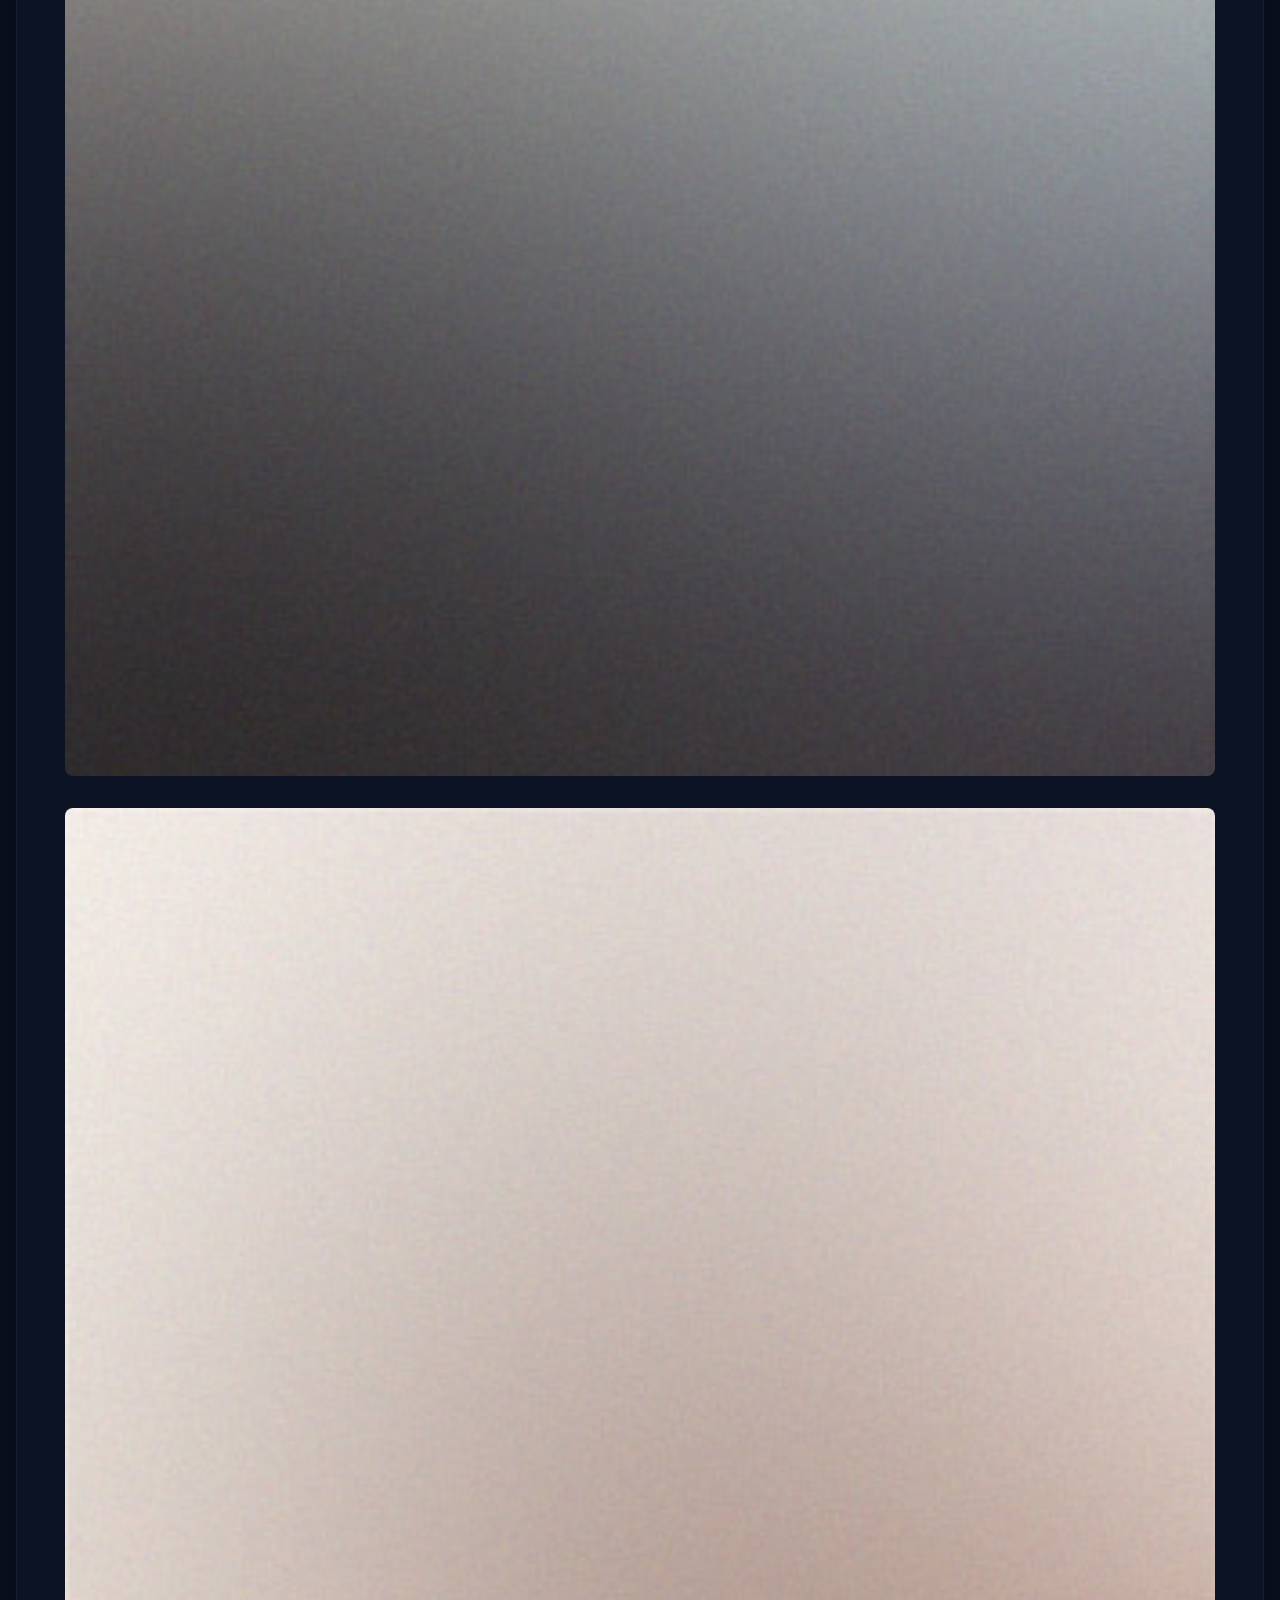
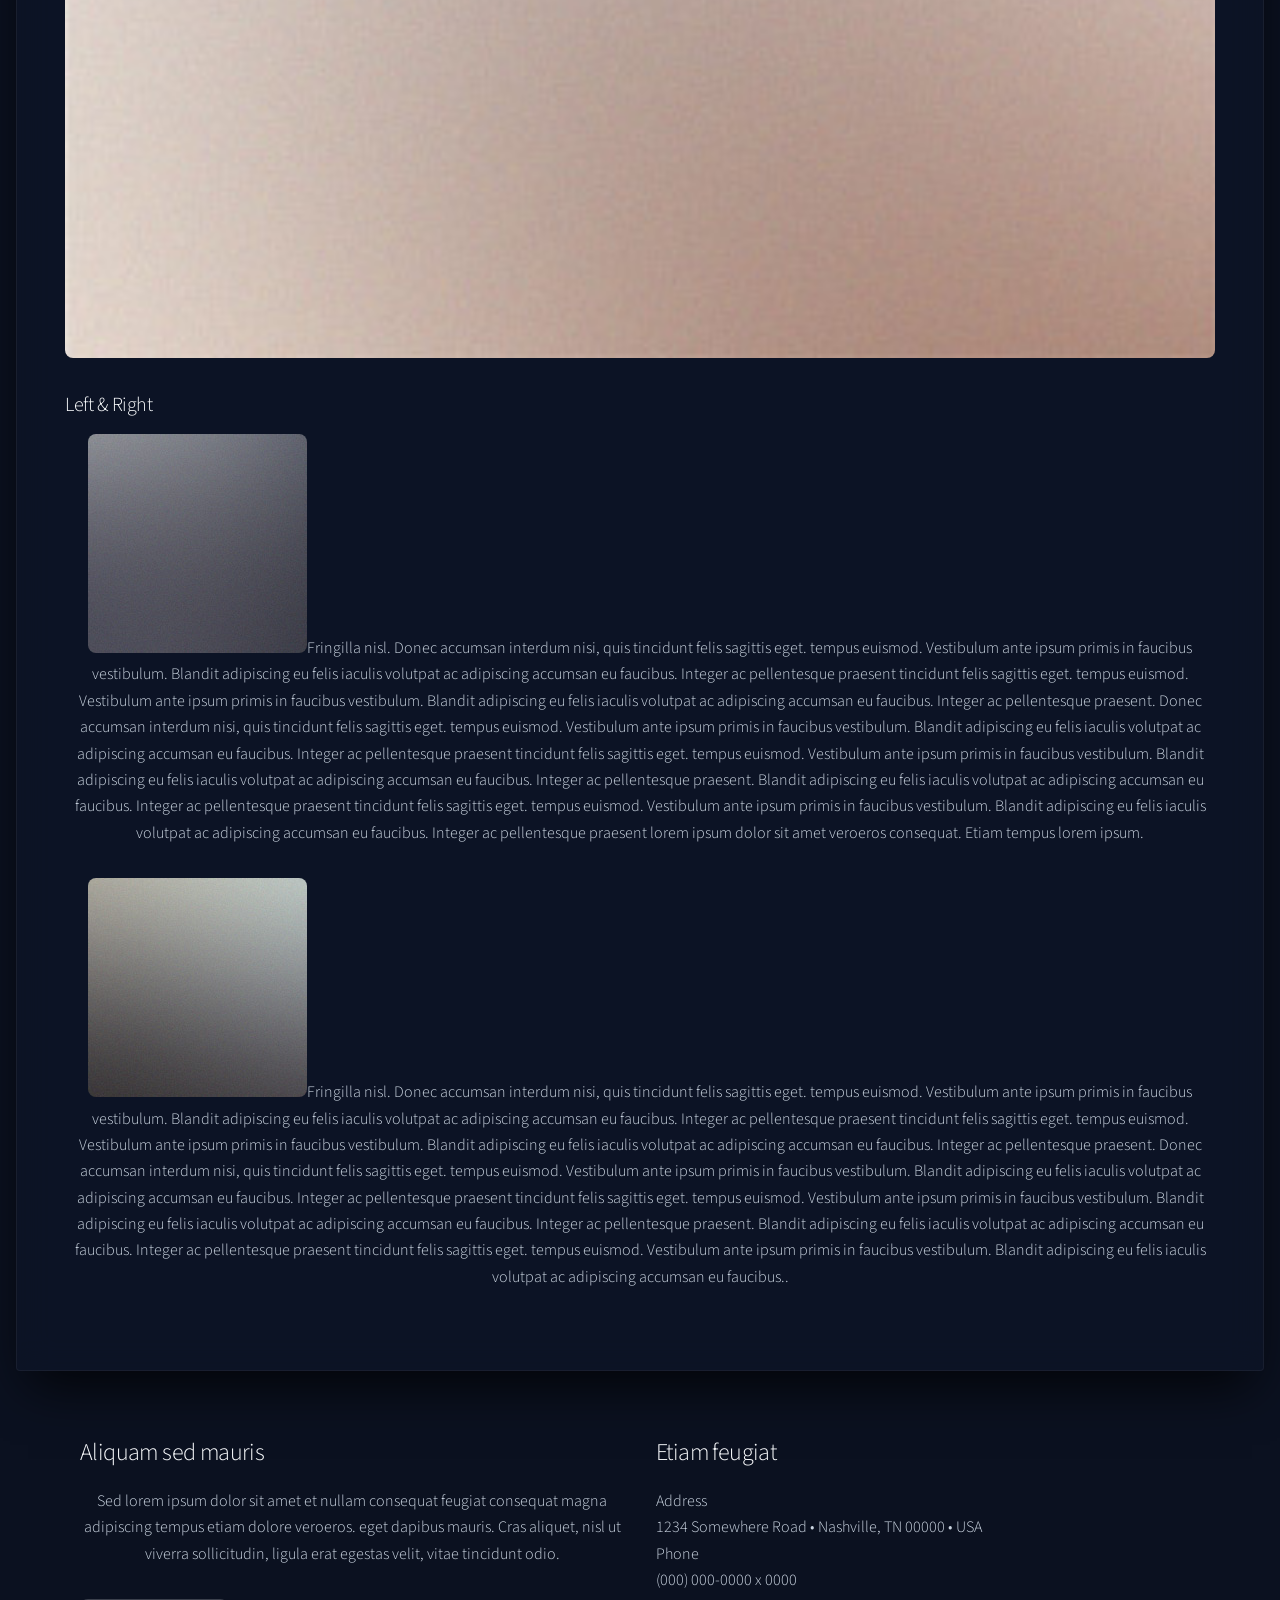
<file: elements.html>
<!DOCTYPE HTML>
<!--
	Stellar by HTML5 UP
	html5up.net | @ajlkn
	Free for personal and commercial use under the CCA 3.0 license (html5up.net/license)
-->
<html>
	<head>
		<title>Elements - Stellar by HTML5 UP</title>
		<meta charset="utf-8" />
		<meta name="viewport" content="width=device-width, initial-scale=1, user-scalable=no" />
		<link rel="stylesheet" href="assets/css/main.css" />
		<noscript><link rel="stylesheet" href="assets/css/noscript.css" /></noscript>
	</head>
	<body class="is-preload">

		<!-- Wrapper -->
			<div id="wrapper">

				<!-- Header -->
					<header id="header">
						<h1>Elements</h1>
						<p>Ipsum dolor sit amet nullam</p>
					</header>

				<!-- Main -->
					<div id="main">

						<!-- Content -->
							<section id="content" class="main">

								<!-- Text -->
									<section>
										<h2>Text</h2>
										<p>This is <b>bold</b> and this is <strong>strong</strong>. This is <i>italic</i> and this is <em>emphasized</em>.
										This is <sup>superscript</sup> text and this is <sub>subscript</sub> text.
										This is <u>underlined</u> and this is code: <code>for (;;) { ... }</code>. Finally, <a href="#">this is a link</a>.</p>
										<hr />
										<p>Nunc lacinia ante nunc ac lobortis. Interdum adipiscing gravida odio porttitor sem non mi integer non faucibus ornare mi ut ante amet placerat aliquet. Volutpat eu sed ante lacinia sapien lorem accumsan varius montes viverra nibh in adipiscing blandit tempus accumsan.</p>
										<hr />
										<h2>Heading Level 2</h2>
										<h3>Heading Level 3</h3>
										<h4>Heading Level 4</h4>
										<hr />
										<h3>Blockquote</h3>
										<blockquote>Fringilla nisl. Donec accumsan interdum nisi, quis tincidunt felis sagittis eget tempus euismod. Vestibulum ante ipsum primis in faucibus vestibulum. Blandit adipiscing eu felis iaculis volutpat ac adipiscing accumsan faucibus. Vestibulum ante ipsum primis in faucibus lorem ipsum dolor sit amet nullam adipiscing eu felis.</blockquote>
										<h3>Preformatted</h3>
										<pre><code>i = 0;

while (!deck.isInOrder()) {
    print 'Iteration ' + i;
    deck.shuffle();
    i++;
}

print 'It took ' + i + ' iterations to sort the deck.';</code></pre>
									</section>

								<!-- Lists -->
									<section>
										<h2>Lists</h2>
										<div class="row">
											<div class="col-6 col-12-medium">
												<h3>Unordered</h3>
												<ul>
													<li>Dolor pulvinar magna etiam.</li>
													<li>Sagittis sed lorem adipiscing.</li>
													<li>Felis enim etiam feugiat.</li>
													<li>Ipsum lorem nullam consequat.</li>
												</ul>
												<h3>Alternate</h3>
												<ul class="alt">
													<li>Dolor pulvinar magna etiam.</li>
													<li>Sagittis sed lorem adipiscing.</li>
													<li>Felis enim etiam feugiat.</li>
													<li>Ipsum lorem nullam consequat.</li>
												</ul>
											</div>
											<div class="col-6 col-12-medium">
												<h3>Ordered</h3>
												<ol>
													<li>Dolor pulvinar etiam.</li>
													<li>Etiam vel felis viverra.</li>
													<li>Felis enim feugiat.</li>
													<li>Dolor pulvinar etiam.</li>
													<li>Etiam vel felis lorem.</li>
													<li>Felis enim et feugiat.</li>
												</ol>
												<h3>Icons</h3>
												<ul class="icons">
													<li><a href="#" class="icon brands fa-twitter"><span class="label">Twitter</span></a></li>
													<li><a href="#" class="icon brands fa-facebook-f"><span class="label">Facebook</span></a></li>
													<li><a href="#" class="icon brands fa-instagram"><span class="label">Instagram</span></a></li>
													<li><a href="#" class="icon brands fa-github"><span class="label">GitHub</span></a></li>
													<li><a href="#" class="icon brands fa-dribbble"><span class="label">Dribbble</span></a></li>
												</ul>
												<ul class="icons">
													<li><a href="#" class="icon brands alt fa-twitter"><span class="label">Twitter</span></a></li>
													<li><a href="#" class="icon brands alt fa-facebook-f"><span class="label">Facebook</span></a></li>
													<li><a href="#" class="icon brands alt fa-instagram"><span class="label">Instagram</span></a></li>
													<li><a href="#" class="icon brands alt fa-github"><span class="label">GitHub</span></a></li>
													<li><a href="#" class="icon brands alt fa-dribbble"><span class="label">Dribbble</span></a></li>
												</ul>
											</div>
										</div>
										<h2>Actions</h2>
										<div class="row">
											<div class="col-6 col-12-medium">
												<ul class="actions">
													<li><a href="#" class="button primary">Default</a></li>
													<li><a href="#" class="button">Default</a></li>
												</ul>
												<ul class="actions small">
													<li><a href="#" class="button primary small">Small</a></li>
													<li><a href="#" class="button small">Small</a></li>
												</ul>
												<ul class="actions stacked">
													<li><a href="#" class="button primary">Default</a></li>
													<li><a href="#" class="button">Default</a></li>
												</ul>
												<ul class="actions stacked">
													<li><a href="#" class="button primary small">Small</a></li>
													<li><a href="#" class="button small">Small</a></li>
												</ul>
											</div>
											<div class="col-6 col-12-medium">
												<ul class="actions stacked">
													<li><a href="#" class="button primary fit">Default</a></li>
													<li><a href="#" class="button fit">Default</a></li>
												</ul>
												<ul class="actions stacked">
													<li><a href="#" class="button primary small fit">Small</a></li>
													<li><a href="#" class="button small fit">Small</a></li>
												</ul>
											</div>
										</div>
									</section>

								<!-- Table -->
									<section>
										<h2>Table</h2>
										<h3>Default</h3>
										<div class="table-wrapper">
											<table>
												<thead>
													<tr>
														<th>Name</th>
														<th>Description</th>
														<th>Price</th>
													</tr>
												</thead>
												<tbody>
													<tr>
														<td>Item One</td>
														<td>Ante turpis integer aliquet porttitor.</td>
														<td>29.99</td>
													</tr>
													<tr>
														<td>Item Two</td>
														<td>Vis ac commodo adipiscing arcu aliquet.</td>
														<td>19.99</td>
													</tr>
													<tr>
														<td>Item Three</td>
														<td> Morbi faucibus arcu accumsan lorem.</td>
														<td>29.99</td>
													</tr>
													<tr>
														<td>Item Four</td>
														<td>Vitae integer tempus condimentum.</td>
														<td>19.99</td>
													</tr>
													<tr>
														<td>Item Five</td>
														<td>Ante turpis integer aliquet porttitor.</td>
														<td>29.99</td>
													</tr>
												</tbody>
												<tfoot>
													<tr>
														<td colspan="2"></td>
														<td>100.00</td>
													</tr>
												</tfoot>
											</table>
										</div>

										<h3>Alternate</h3>
										<div class="table-wrapper">
											<table class="alt">
												<thead>
													<tr>
														<th>Name</th>
														<th>Description</th>
														<th>Price</th>
													</tr>
												</thead>
												<tbody>
													<tr>
														<td>Item One</td>
														<td>Ante turpis integer aliquet porttitor.</td>
														<td>29.99</td>
													</tr>
													<tr>
														<td>Item Two</td>
														<td>Vis ac commodo adipiscing arcu aliquet.</td>
														<td>19.99</td>
													</tr>
													<tr>
														<td>Item Three</td>
														<td> Morbi faucibus arcu accumsan lorem.</td>
														<td>29.99</td>
													</tr>
													<tr>
														<td>Item Four</td>
														<td>Vitae integer tempus condimentum.</td>
														<td>19.99</td>
													</tr>
													<tr>
														<td>Item Five</td>
														<td>Ante turpis integer aliquet porttitor.</td>
														<td>29.99</td>
													</tr>
												</tbody>
												<tfoot>
													<tr>
														<td colspan="2"></td>
														<td>100.00</td>
													</tr>
												</tfoot>
											</table>
										</div>
									</section>

								<!-- Buttons -->
									<section>
										<h3>Buttons</h3>
										<ul class="actions">
											<li><a href="#" class="button primary">Primary</a></li>
											<li><a href="#" class="button">Default</a></li>
										</ul>
										<ul class="actions">
											<li><a href="#" class="button large">Large</a></li>
											<li><a href="#" class="button">Default</a></li>
											<li><a href="#" class="button small">Small</a></li>
										</ul>
										<ul class="actions fit">
											<li><a href="#" class="button primary fit">Fit</a></li>
											<li><a href="#" class="button fit">Fit</a></li>
											<li><a href="#" class="button fit">Fit</a></li>
										</ul>
										<ul class="actions fit small">
											<li><a href="#" class="button primary fit small">Fit + Small</a></li>
											<li><a href="#" class="button fit small">Fit + Small</a></li>
											<li><a href="#" class="button fit small">Fit + Small</a></li>
										</ul>
										<ul class="actions">
											<li><a href="#" class="button primary icon solidfa-download">Icon</a></li>
											<li><a href="#" class="button icon solid fa-upload">Icon</a></li>
											<li><a href="#" class="button icon solid fa-save">Icon</a></li>
										</ul>
										<ul class="actions">
											<li><span class="button primary disabled">Disabled</span></li>
											<li><span class="button disabled">Disabled</span></li>
										</ul>
									</section>

								<!-- Form -->
									<section>
										<h2>Form</h2>
										<form method="post" action="#">
											<div class="row gtr-uniform">
												<div class="col-6 col-12-xsmall">
													<input type="text" name="demo-name" id="demo-name" value="" placeholder="Name" />
												</div>
												<div class="col-6 col-12-xsmall">
													<input type="email" name="demo-email" id="demo-email" value="" placeholder="Email" />
												</div>
												<div class="col-12">
													<select name="demo-category" id="demo-category">
														<option value="">- Category -</option>
														<option value="1">Manufacturing</option>
														<option value="1">Shipping</option>
														<option value="1">Administration</option>
														<option value="1">Human Resources</option>
													</select>
												</div>
												<div class="col-4 col-12-small">
													<input type="radio" id="demo-priority-low" name="demo-priority" checked>
													<label for="demo-priority-low">Low</label>
												</div>
												<div class="col-4 col-12-small">
													<input type="radio" id="demo-priority-normal" name="demo-priority">
													<label for="demo-priority-normal">Normal</label>
												</div>
												<div class="col-4 col-12-small">
													<input type="radio" id="demo-priority-high" name="demo-priority">
													<label for="demo-priority-high">High</label>
												</div>
												<div class="col-6 col-12-small">
													<input type="checkbox" id="demo-copy" name="demo-copy">
													<label for="demo-copy">Email me a copy</label>
												</div>
												<div class="col-6 col-12-small">
													<input type="checkbox" id="demo-human" name="demo-human" checked>
													<label for="demo-human">Not a robot</label>
												</div>
												<div class="col-12">
													<textarea name="demo-message" id="demo-message" placeholder="Enter your message" rows="6"></textarea>
												</div>
												<div class="col-12">
													<ul class="actions">
														<li><input type="submit" value="Send Message" class="primary" /></li>
														<li><input type="reset" value="Reset" /></li>
													</ul>
												</div>
											</div>
										</form>
									</section>

								<!-- Image -->
									<section>
										<h2>Image</h2>
										<h3>Fit</h3>
										<div class="box alt">
											<div class="row gtr-uniform">
												<div class="col-12"><span class="image fit"><img src="images/pic04.jpg" alt="" /></span></div>
												<div class="col-4"><span class="image fit"><img src="images/pic01.jpg" alt="" /></span></div>
												<div class="col-4"><span class="image fit"><img src="images/pic02.jpg" alt="" /></span></div>
												<div class="col-4"><span class="image fit"><img src="images/pic03.jpg" alt="" /></span></div>
												<div class="col-4"><span class="image fit"><img src="images/pic03.jpg" alt="" /></span></div>
												<div class="col-4"><span class="image fit"><img src="images/pic01.jpg" alt="" /></span></div>
												<div class="col-4"><span class="image fit"><img src="images/pic02.jpg" alt="" /></span></div>
												<div class="col-4"><span class="image fit"><img src="images/pic02.jpg" alt="" /></span></div>
												<div class="col-4"><span class="image fit"><img src="images/pic03.jpg" alt="" /></span></div>
												<div class="col-4"><span class="image fit"><img src="images/pic01.jpg" alt="" /></span></div>
											</div>
										</div>
										<h3>Left &amp; Right</h3>
										<p><span class="image left"><img src="images/pic05.jpg" alt="" /></span>Fringilla nisl. Donec accumsan interdum nisi, quis tincidunt felis sagittis eget. tempus euismod. Vestibulum ante ipsum primis in faucibus vestibulum. Blandit adipiscing eu felis iaculis volutpat ac adipiscing accumsan eu faucibus. Integer ac pellentesque praesent tincidunt felis sagittis eget. tempus euismod. Vestibulum ante ipsum primis in faucibus vestibulum. Blandit adipiscing eu felis iaculis volutpat ac adipiscing accumsan eu faucibus. Integer ac pellentesque praesent. Donec accumsan interdum nisi, quis tincidunt felis sagittis eget. tempus euismod. Vestibulum ante ipsum primis in faucibus vestibulum. Blandit adipiscing eu felis iaculis volutpat ac adipiscing accumsan eu faucibus. Integer ac pellentesque praesent tincidunt felis sagittis eget. tempus euismod. Vestibulum ante ipsum primis in faucibus vestibulum. Blandit adipiscing eu felis iaculis volutpat ac adipiscing accumsan eu faucibus. Integer ac pellentesque praesent. Blandit adipiscing eu felis iaculis volutpat ac adipiscing accumsan eu faucibus. Integer ac pellentesque praesent tincidunt felis sagittis eget. tempus euismod. Vestibulum ante ipsum primis in faucibus vestibulum. Blandit adipiscing eu felis iaculis volutpat ac adipiscing accumsan eu faucibus. Integer ac pellentesque praesent lorem ipsum dolor sit amet veroeros consequat. Etiam tempus lorem ipsum.</p>
										<p><span class="image right"><img src="images/pic06.jpg" alt="" /></span>Fringilla nisl. Donec accumsan interdum nisi, quis tincidunt felis sagittis eget. tempus euismod. Vestibulum ante ipsum primis in faucibus vestibulum. Blandit adipiscing eu felis iaculis volutpat ac adipiscing accumsan eu faucibus. Integer ac pellentesque praesent tincidunt felis sagittis eget. tempus euismod. Vestibulum ante ipsum primis in faucibus vestibulum. Blandit adipiscing eu felis iaculis volutpat ac adipiscing accumsan eu faucibus. Integer ac pellentesque praesent. Donec accumsan interdum nisi, quis tincidunt felis sagittis eget. tempus euismod. Vestibulum ante ipsum primis in faucibus vestibulum. Blandit adipiscing eu felis iaculis volutpat ac adipiscing accumsan eu faucibus. Integer ac pellentesque praesent tincidunt felis sagittis eget. tempus euismod. Vestibulum ante ipsum primis in faucibus vestibulum. Blandit adipiscing eu felis iaculis volutpat ac adipiscing accumsan eu faucibus. Integer ac pellentesque praesent. Blandit adipiscing eu felis iaculis volutpat ac adipiscing accumsan eu faucibus. Integer ac pellentesque praesent tincidunt felis sagittis eget. tempus euismod. Vestibulum ante ipsum primis in faucibus vestibulum. Blandit adipiscing eu felis iaculis volutpat ac adipiscing accumsan eu faucibus..</p>
									</section>

							</section>

					</div>

				<!-- Footer -->
					<footer id="footer">
						<section>
							<h2>Aliquam sed mauris</h2>
							<p>Sed lorem ipsum dolor sit amet et nullam consequat feugiat consequat magna adipiscing tempus etiam dolore veroeros. eget dapibus mauris. Cras aliquet, nisl ut viverra sollicitudin, ligula erat egestas velit, vitae tincidunt odio.</p>
							<ul class="actions">
								<li><a href="#" class="button">Learn More</a></li>
							</ul>
						</section>
						<section>
							<h2>Etiam feugiat</h2>
							<dl class="alt">
								<dt>Address</dt>
								<dd>1234 Somewhere Road &bull; Nashville, TN 00000 &bull; USA</dd>
								<dt>Phone</dt>
								<dd>(000) 000-0000 x 0000</dd>
								<dt>Email</dt>
								<dd><a href="#">information@untitled.tld</a></dd>
							</dl>
							<ul class="icons">
								<li><a href="#" class="icon brands fa-twitter alt"><span class="label">Twitter</span></a></li>
								<li><a href="#" class="icon brands fa-facebook-f alt"><span class="label">Facebook</span></a></li>
								<li><a href="#" class="icon brands fa-instagram alt"><span class="label">Instagram</span></a></li>
								<li><a href="#" class="icon brands fa-github alt"><span class="label">GitHub</span></a></li>
								<li><a href="#" class="icon brands fa-dribbble alt"><span class="label">Dribbble</span></a></li>
							</ul>
						</section>
						<p class="copyright">&copy; Untitled. Design: <a href="https://html5up.net">HTML5 UP</a>.</p>
					</footer>

			</div>

		<!-- Scripts -->
			<script src="assets/js/jquery.min.js"></script>
			<script src="assets/js/jquery.scrollex.min.js"></script>
			<script src="assets/js/jquery.scrolly.min.js"></script>
			<script src="assets/js/browser.min.js"></script>
			<script src="assets/js/breakpoints.min.js"></script>
			<script src="assets/js/util.js"></script>
			<script src="assets/js/main.js"></script>

	</body>
</html>
</file>
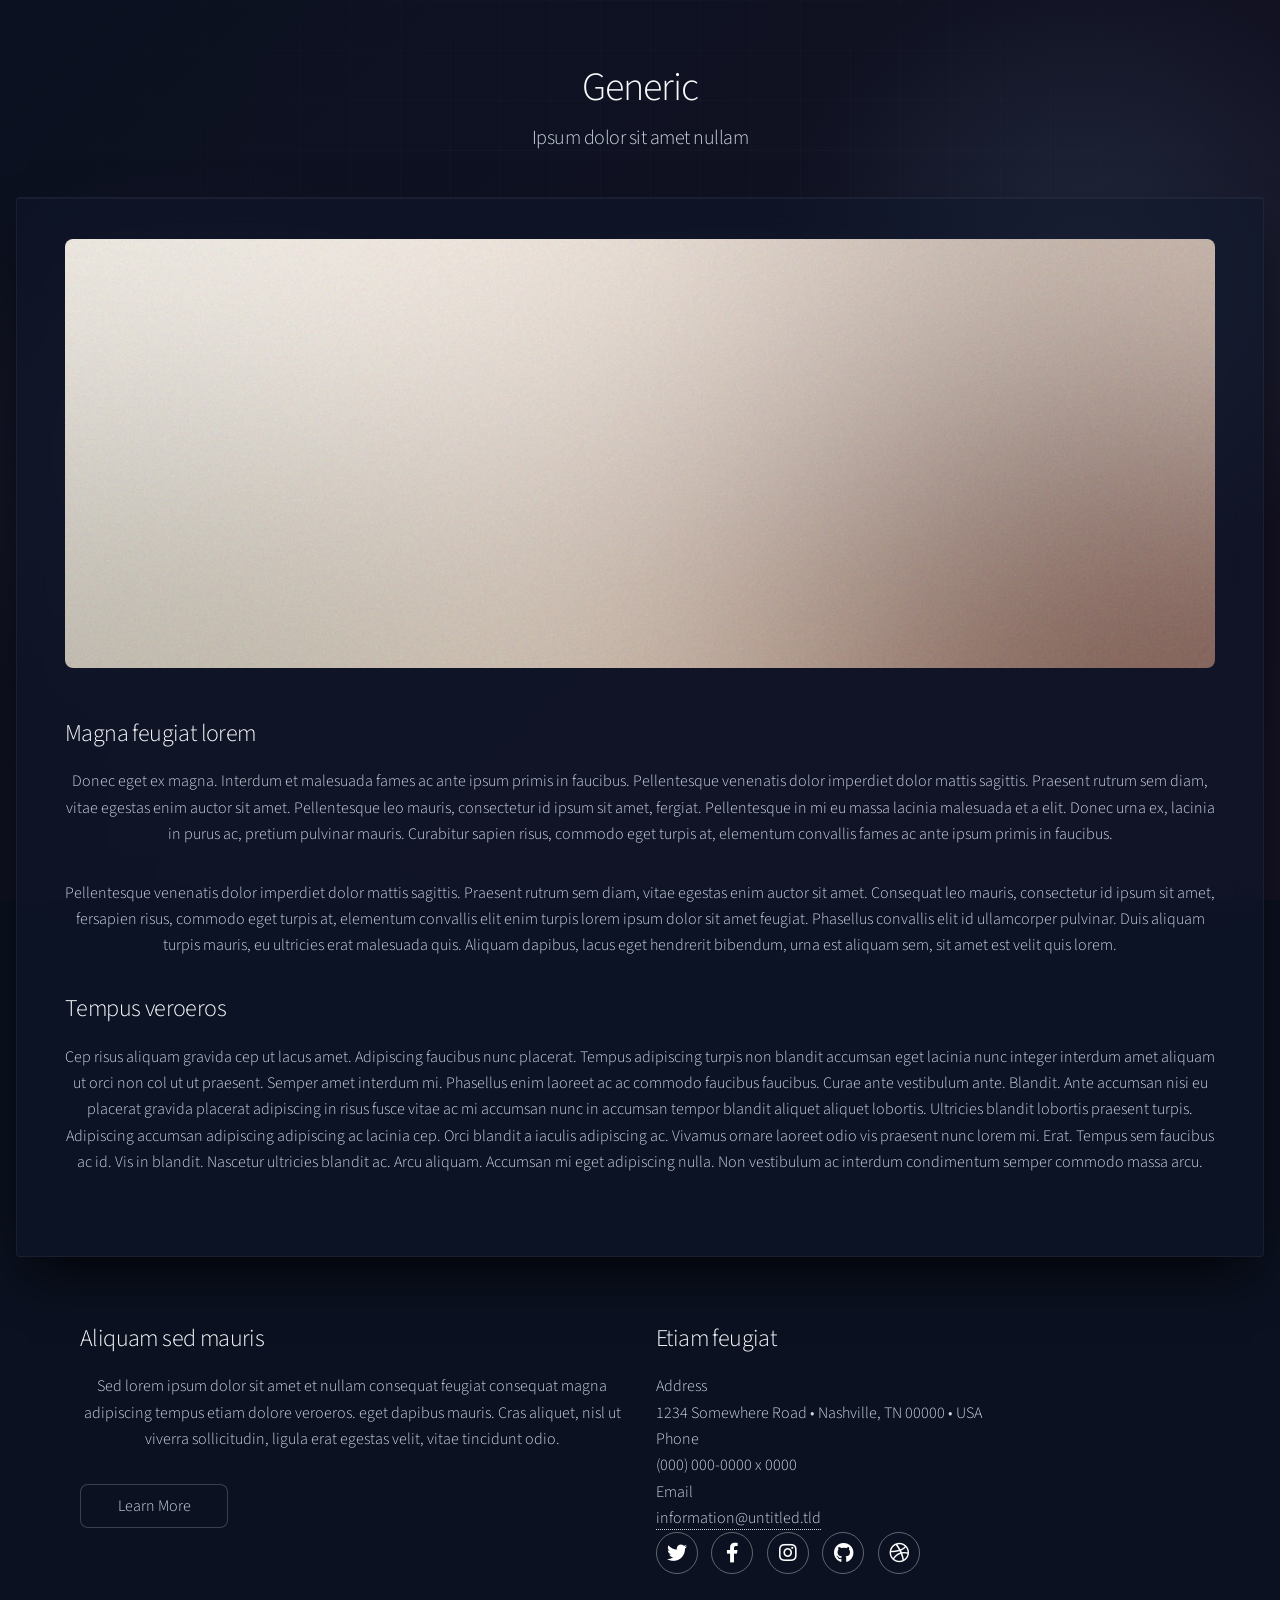
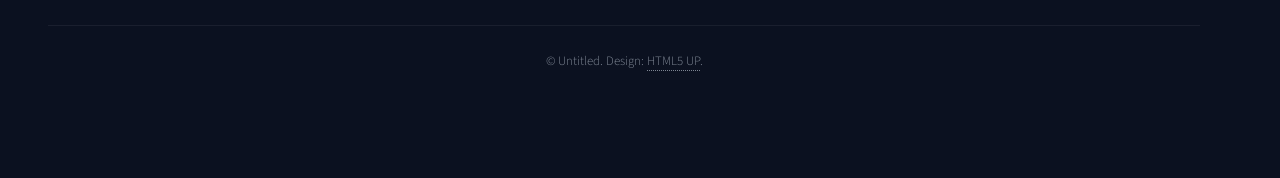
<file: generic.html>
<!DOCTYPE HTML>
<!--
	Stellar by HTML5 UP
	html5up.net | @ajlkn
	Free for personal and commercial use under the CCA 3.0 license (html5up.net/license)
-->
<html>
	<head>
		<title>Generic - Stellar by HTML5 UP</title>
		<meta charset="utf-8" />
		<meta name="viewport" content="width=device-width, initial-scale=1, user-scalable=no" />
		<link rel="stylesheet" href="assets/css/main.css" />
		<noscript><link rel="stylesheet" href="assets/css/noscript.css" /></noscript>
	</head>
	<body class="is-preload">

		<!-- Wrapper -->
			<div id="wrapper">

				<!-- Header -->
					<header id="header">
						<h1>Generic</h1>
						<p>Ipsum dolor sit amet nullam</p>
					</header>

				<!-- Main -->
					<div id="main">

						<!-- Content -->
							<section id="content" class="main">
								<span class="image main"><img src="images/pic04.jpg" alt="" /></span>
								<h2>Magna feugiat lorem</h2>
								<p>Donec eget ex magna. Interdum et malesuada fames ac ante ipsum primis in faucibus. Pellentesque venenatis dolor imperdiet dolor mattis sagittis. Praesent rutrum sem diam, vitae egestas enim auctor sit amet. Pellentesque leo mauris, consectetur id ipsum sit amet, fergiat. Pellentesque in mi eu massa lacinia malesuada et a elit. Donec urna ex, lacinia in purus ac, pretium pulvinar mauris. Curabitur sapien risus, commodo eget turpis at, elementum convallis fames ac ante ipsum primis in faucibus.</p>
								<p>Pellentesque venenatis dolor imperdiet dolor mattis sagittis. Praesent rutrum sem diam, vitae egestas enim auctor sit amet. Consequat leo mauris, consectetur id ipsum sit amet, fersapien risus, commodo eget turpis at, elementum convallis elit enim turpis lorem ipsum dolor sit amet feugiat. Phasellus convallis elit id ullamcorper pulvinar. Duis aliquam turpis mauris, eu ultricies erat malesuada quis. Aliquam dapibus, lacus eget hendrerit bibendum, urna est aliquam sem, sit amet est velit quis lorem.</p>
								<h2>Tempus veroeros</h2>
								<p>Cep risus aliquam gravida cep ut lacus amet. Adipiscing faucibus nunc placerat. Tempus adipiscing turpis non blandit accumsan eget lacinia nunc integer interdum amet aliquam ut orci non col ut ut praesent. Semper amet interdum mi. Phasellus enim laoreet ac ac commodo faucibus faucibus. Curae ante vestibulum ante. Blandit. Ante accumsan nisi eu placerat gravida placerat adipiscing in risus fusce vitae ac mi accumsan nunc in accumsan tempor blandit aliquet aliquet lobortis. Ultricies blandit lobortis praesent turpis. Adipiscing accumsan adipiscing adipiscing ac lacinia cep. Orci blandit a iaculis adipiscing ac. Vivamus ornare laoreet odio vis praesent nunc lorem mi. Erat. Tempus sem faucibus ac id. Vis in blandit. Nascetur ultricies blandit ac. Arcu aliquam. Accumsan mi eget adipiscing nulla. Non vestibulum ac interdum condimentum semper commodo massa arcu.</p>
							</section>

					</div>

				<!-- Footer -->
					<footer id="footer">
						<section>
							<h2>Aliquam sed mauris</h2>
							<p>Sed lorem ipsum dolor sit amet et nullam consequat feugiat consequat magna adipiscing tempus etiam dolore veroeros. eget dapibus mauris. Cras aliquet, nisl ut viverra sollicitudin, ligula erat egestas velit, vitae tincidunt odio.</p>
							<ul class="actions">
								<li><a href="#" class="button">Learn More</a></li>
							</ul>
						</section>
						<section>
							<h2>Etiam feugiat</h2>
							<dl class="alt">
								<dt>Address</dt>
								<dd>1234 Somewhere Road &bull; Nashville, TN 00000 &bull; USA</dd>
								<dt>Phone</dt>
								<dd>(000) 000-0000 x 0000</dd>
								<dt>Email</dt>
								<dd><a href="#">information@untitled.tld</a></dd>
							</dl>
							<ul class="icons">
								<li><a href="#" class="icon brands fa-twitter alt"><span class="label">Twitter</span></a></li>
								<li><a href="#" class="icon brands fa-facebook-f alt"><span class="label">Facebook</span></a></li>
								<li><a href="#" class="icon brands fa-instagram alt"><span class="label">Instagram</span></a></li>
								<li><a href="#" class="icon brands fa-github alt"><span class="label">GitHub</span></a></li>
								<li><a href="#" class="icon brands fa-dribbble alt"><span class="label">Dribbble</span></a></li>
							</ul>
						</section>
						<p class="copyright">&copy; Untitled. Design: <a href="https://html5up.net">HTML5 UP</a>.</p>
					</footer>

			</div>

		<!-- Scripts -->
			<script src="assets/js/jquery.min.js"></script>
			<script src="assets/js/jquery.scrollex.min.js"></script>
			<script src="assets/js/jquery.scrolly.min.js"></script>
			<script src="assets/js/browser.min.js"></script>
			<script src="assets/js/breakpoints.min.js"></script>
			<script src="assets/js/util.js"></script>
			<script src="assets/js/main.js"></script>

	</body>
</html>
</file>
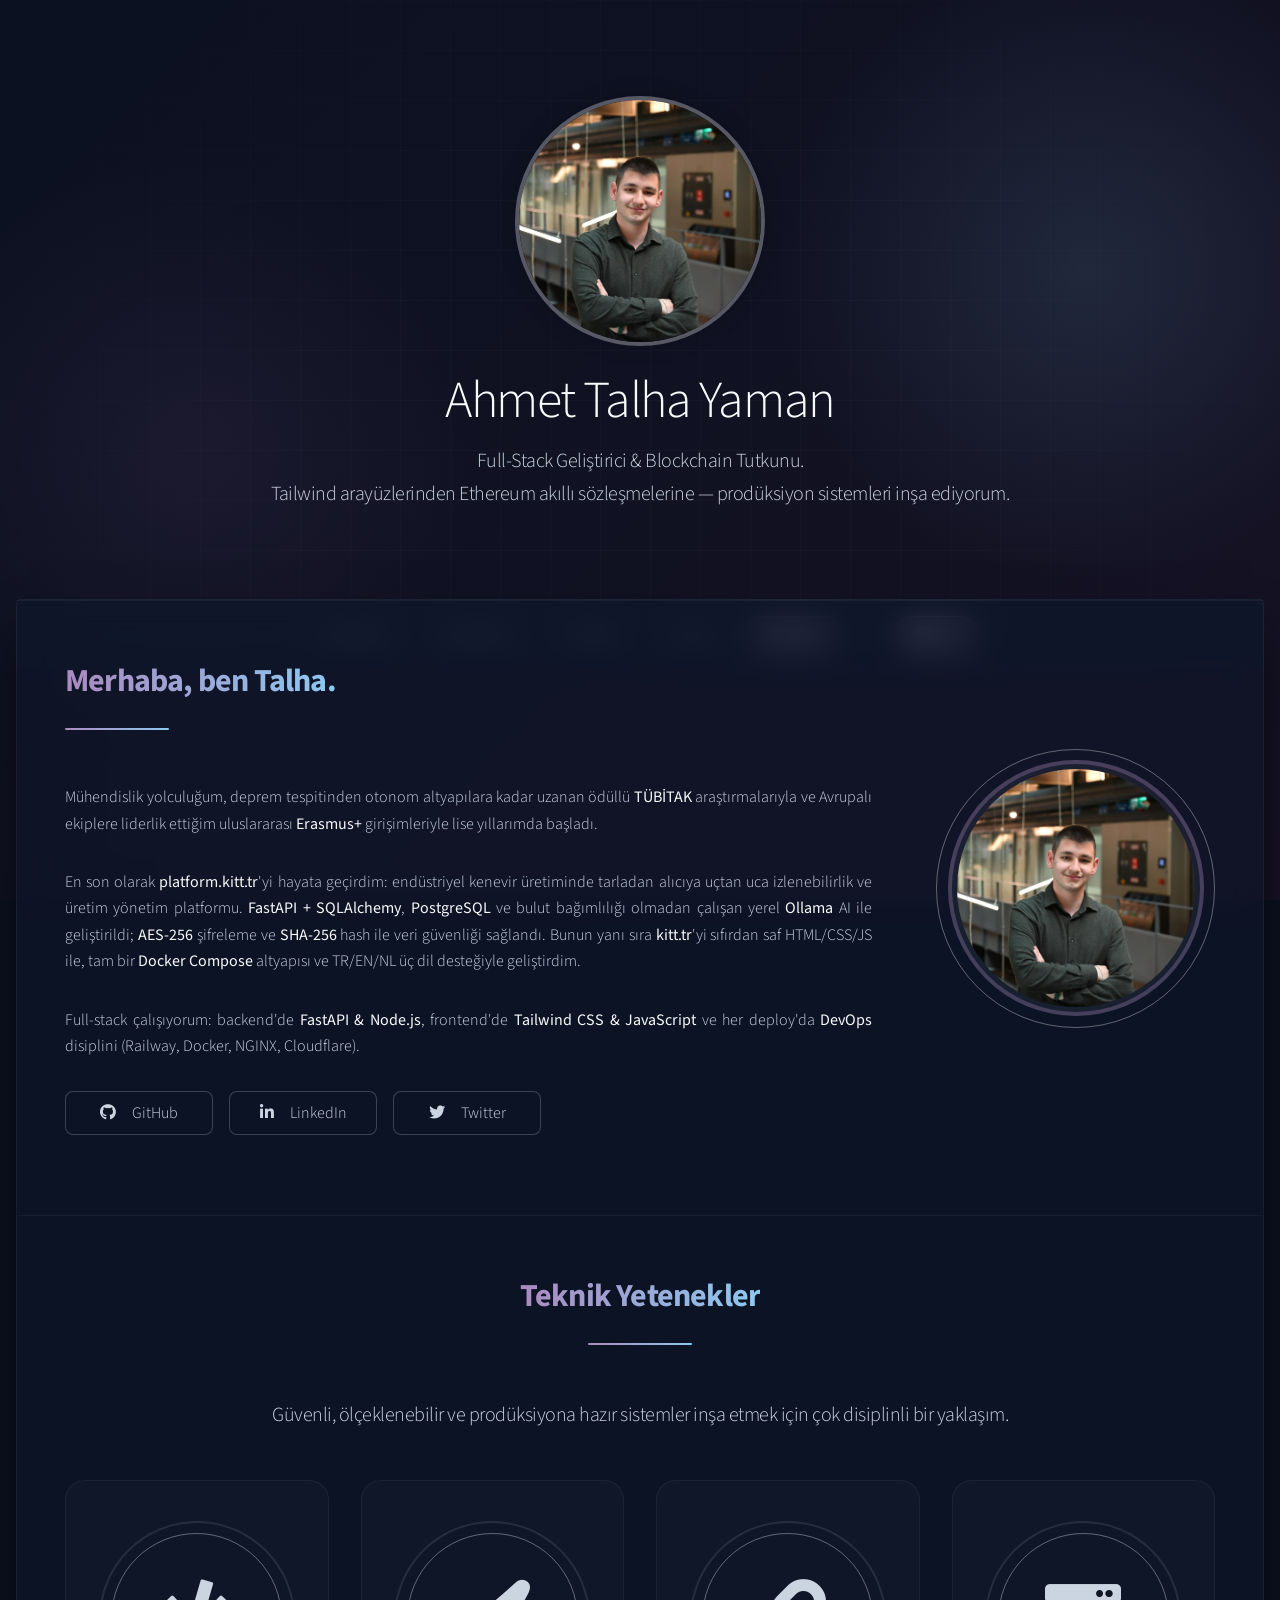
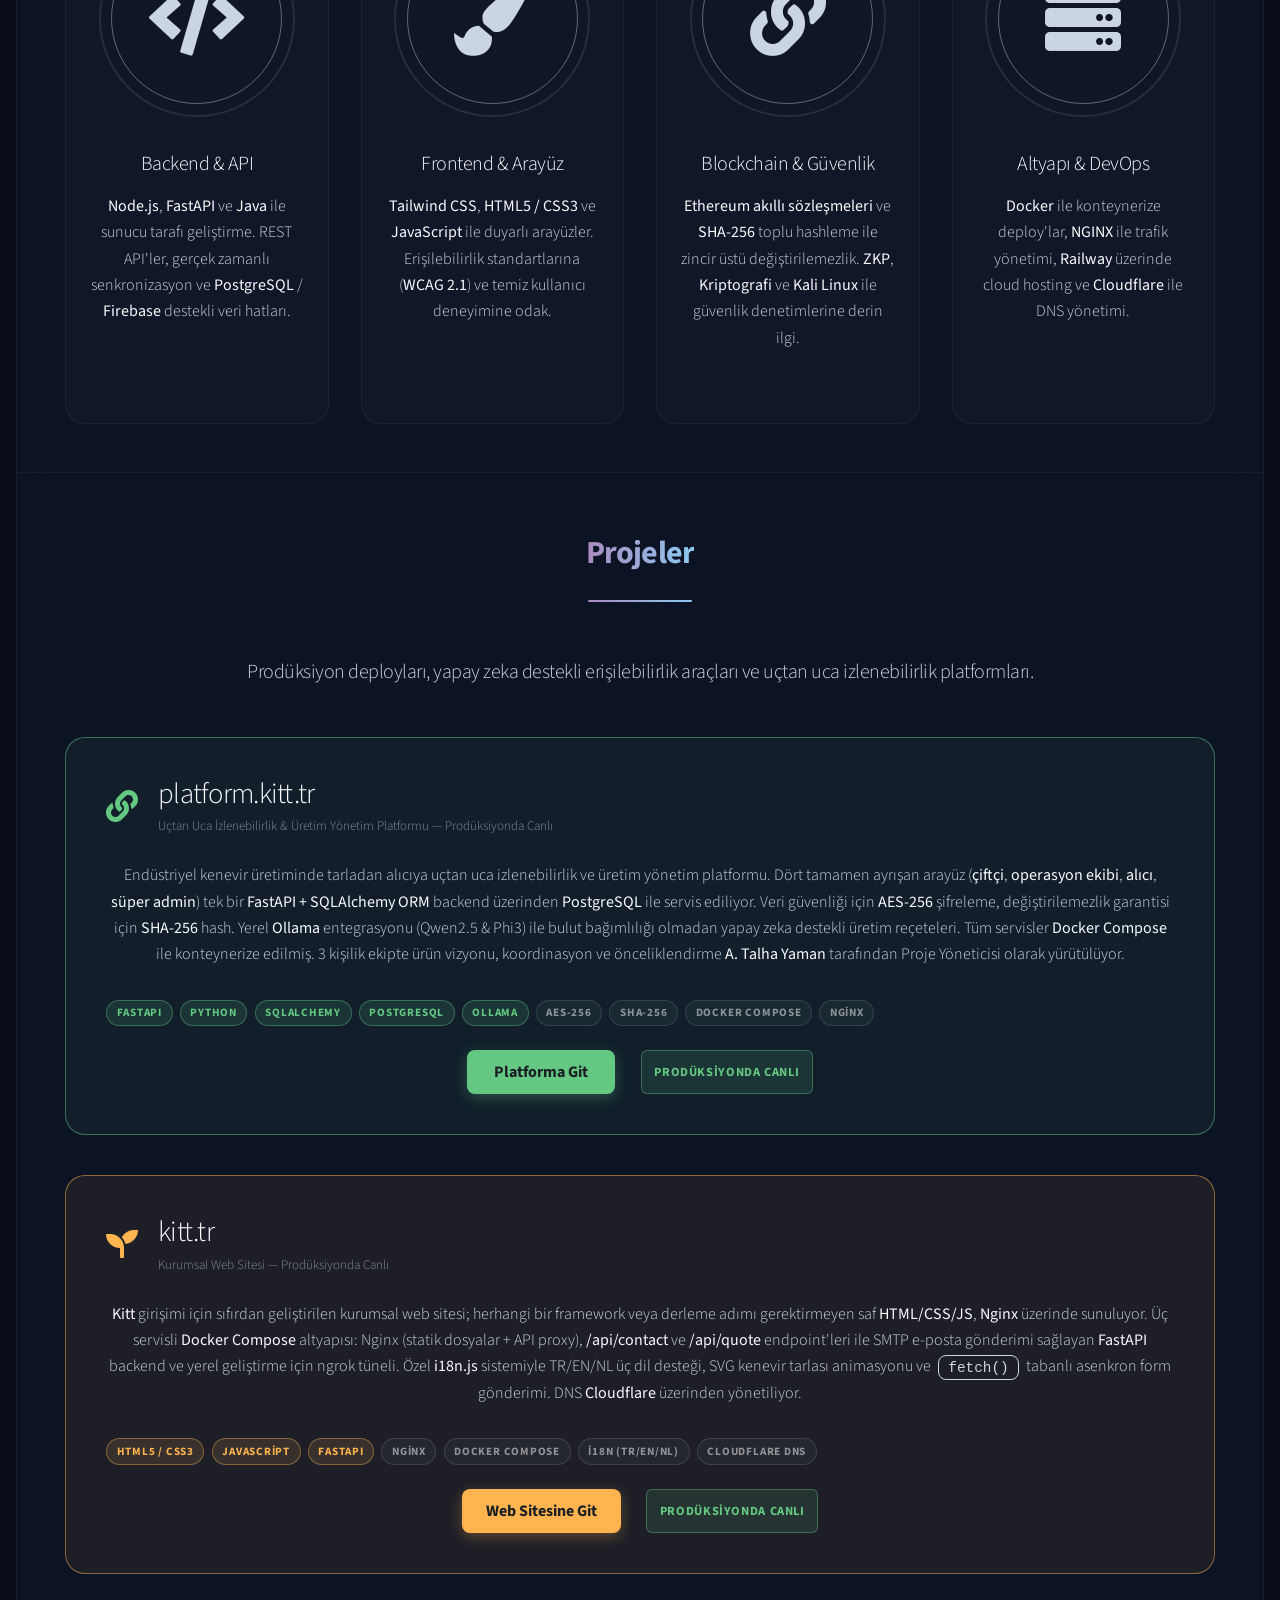
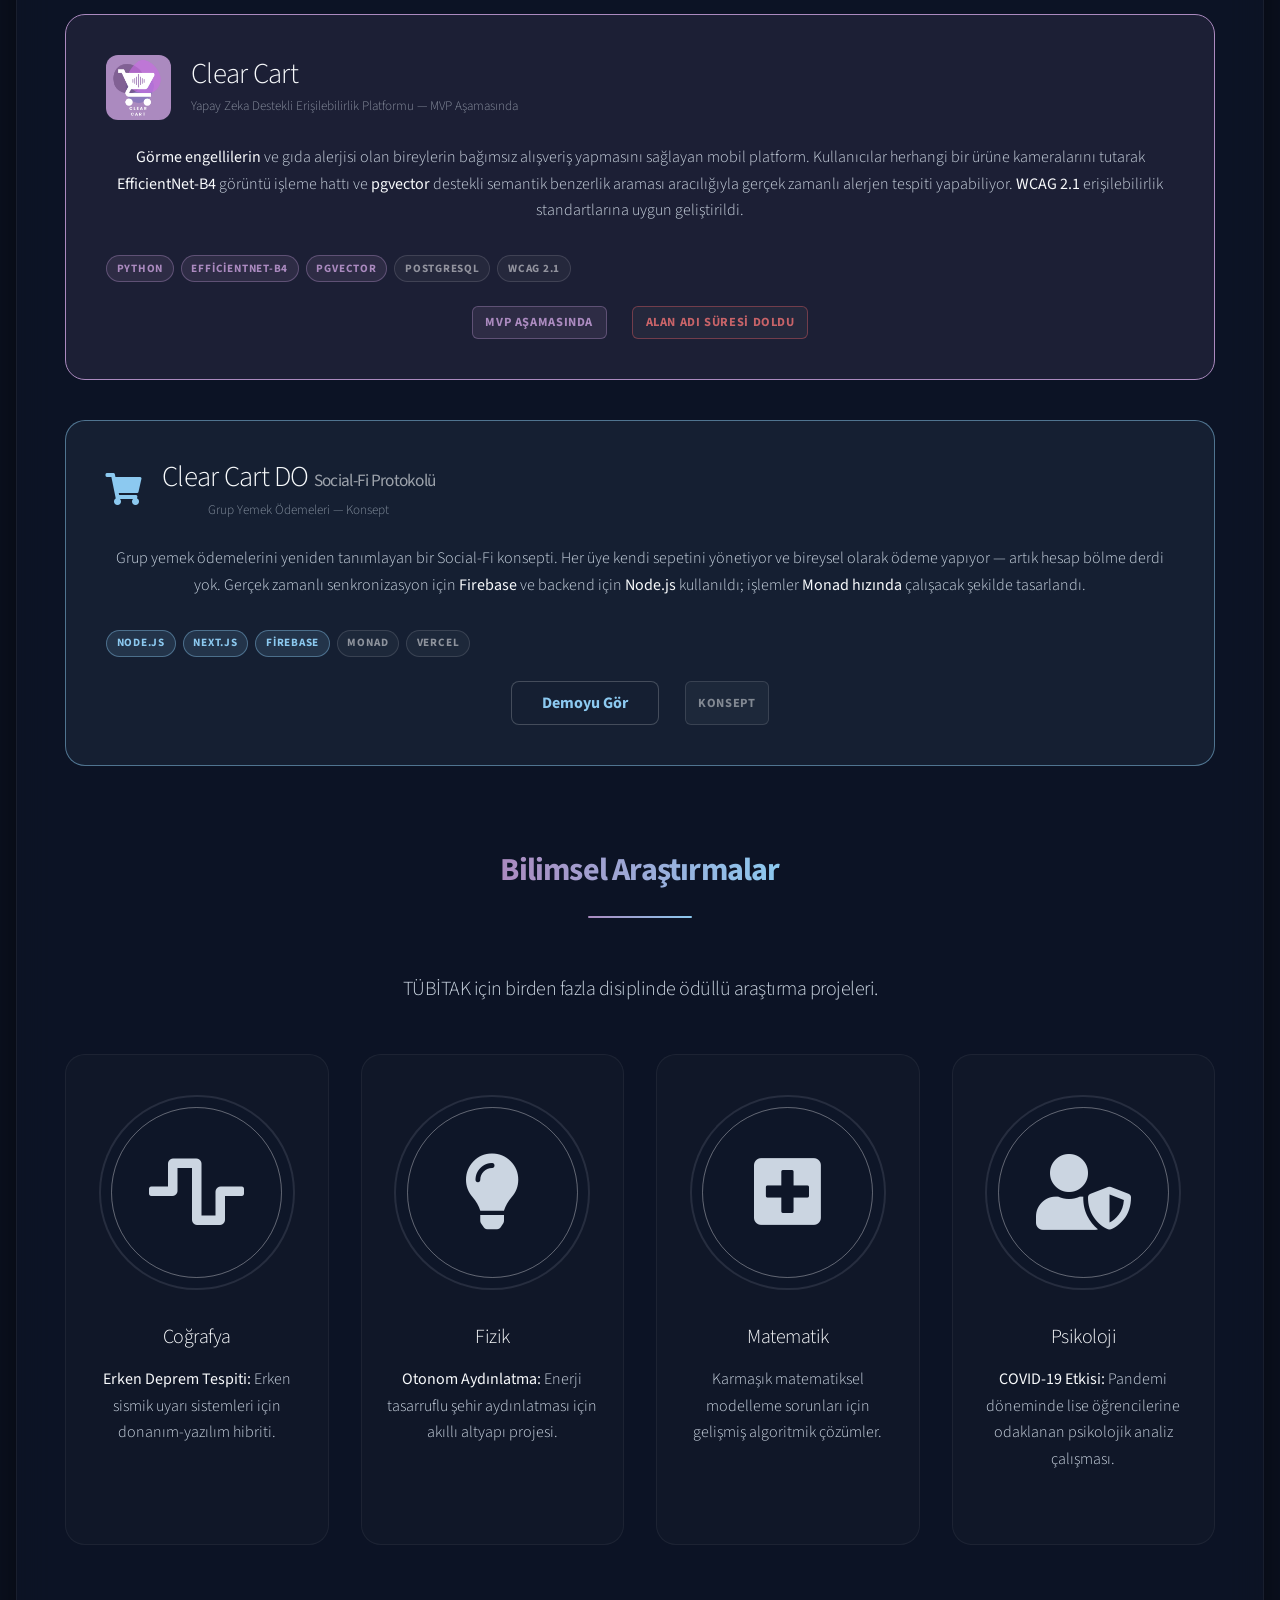
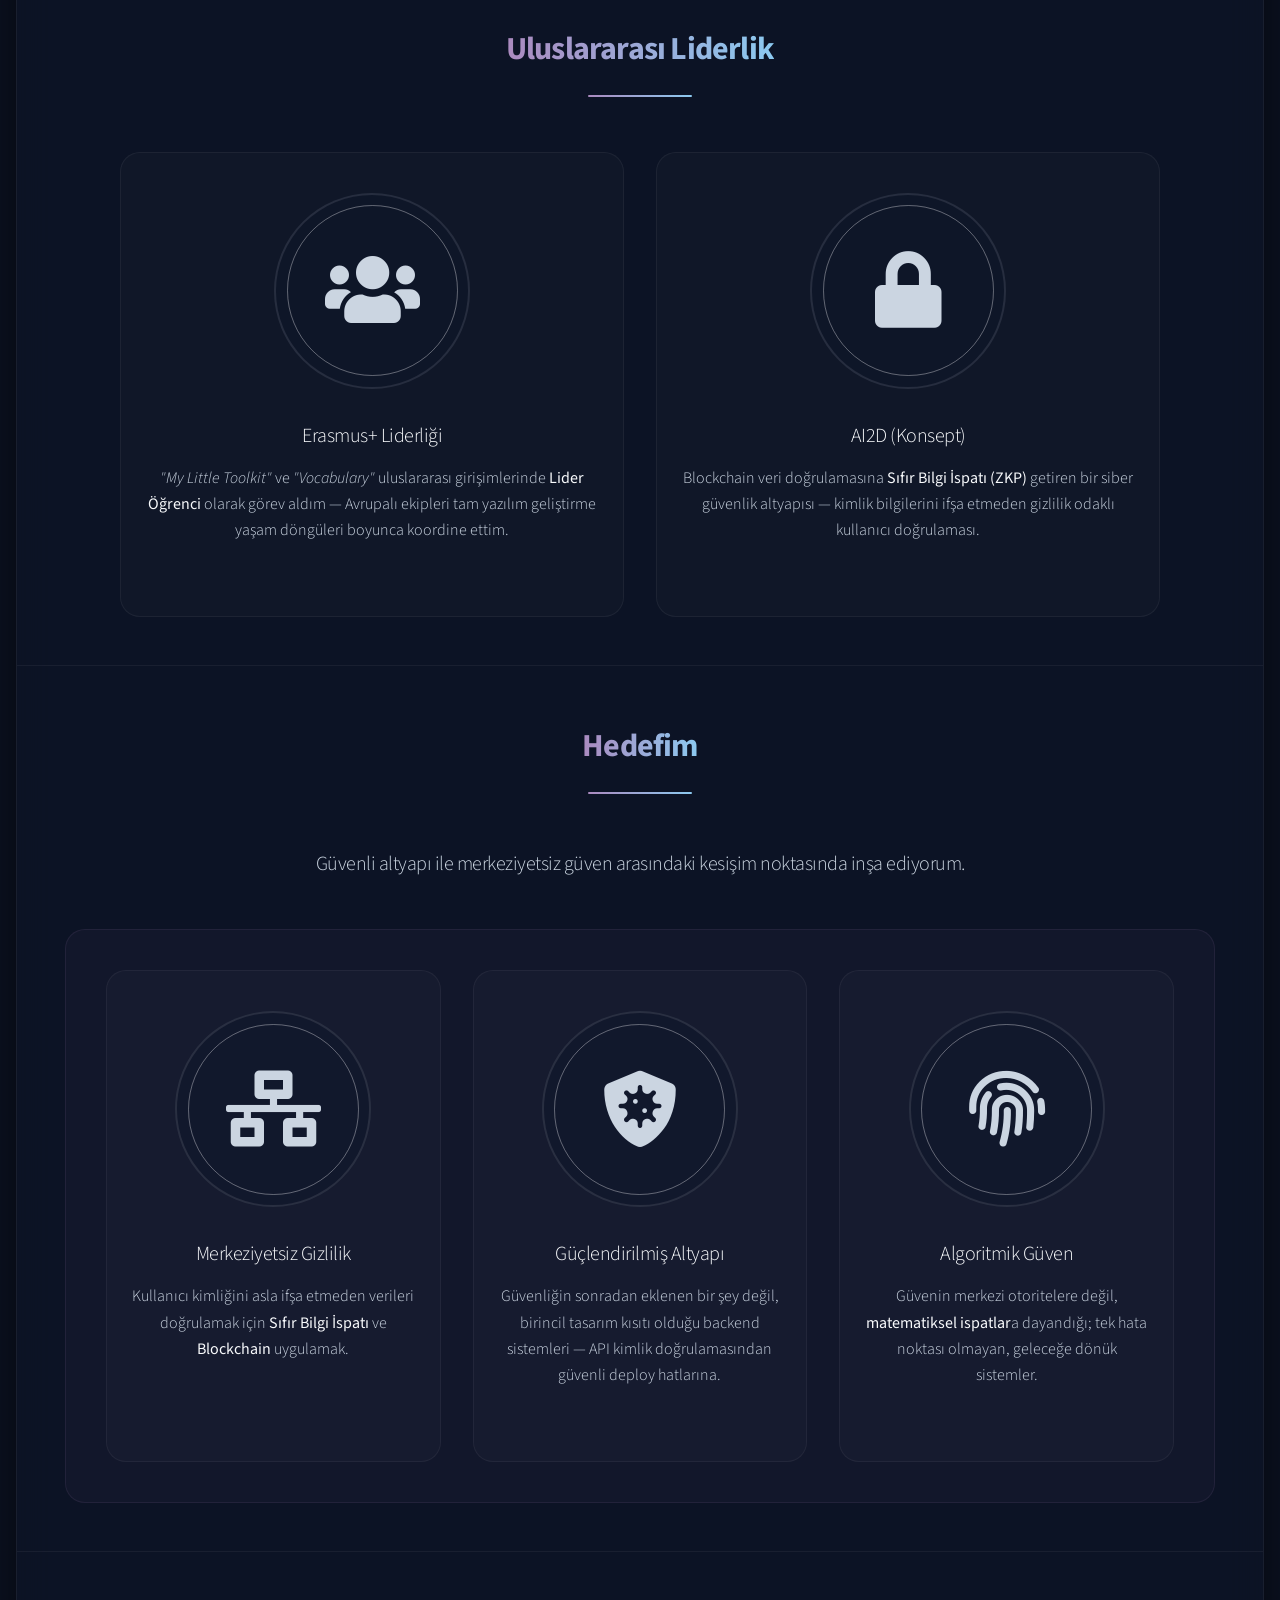
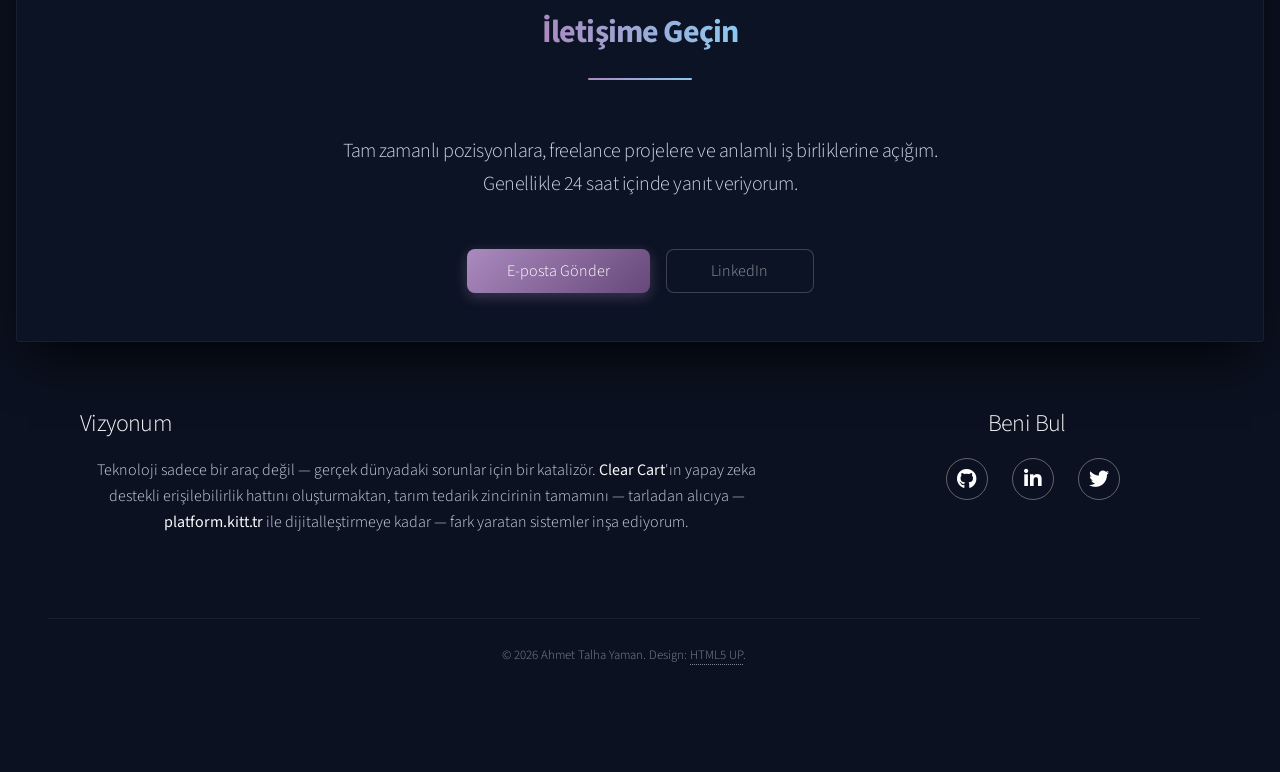
<file: tr.html>
<!DOCTYPE HTML>
<html lang="tr">

<head>
	<title>Ahmet Talha Yaman | Full-Stack & Blockchain Geliştirici</title>
	<meta charset="utf-8" />
	<meta name="viewport" content="width=device-width, initial-scale=1, user-scalable=no" />
	<meta name="description" content="Node.js, FastAPI ve Ethereum akıllı sözleşmeleri konusunda uzman Full-Stack Geliştirici. Prodüksiyon kalitesinde web uygulamaları ve zincir üstü izlenebilirlik platformları geliştiriyorum." />
	<meta property="og:title" content="Ahmet Talha Yaman | Full-Stack & Blockchain Geliştirici" />
	<meta property="og:description" content="Node.js, FastAPI ve Ethereum akıllı sözleşmeleri konusunda uzman Full-Stack Geliştirici. Prodüksiyon kalitesinde web uygulamaları ve zincir üstü izlenebilirlik platformları geliştiriyorum." />
	<meta property="og:type" content="website" />
	<link rel="stylesheet" href="assets/css/main.css" />
	<link rel="stylesheet" href="assets/css/mobile.css" />
	<noscript>
		<link rel="stylesheet" href="assets/css/noscript.css" />
	</noscript>
</head>

<body class="is-preload">

	<div id="wrapper">

		<header id="header" class="alt">
			<span class="logo"><img src="images/header-photo.jpeg" alt="Ahmet Talha Yaman" /></span>
			<h1>Ahmet Talha Yaman</h1>
			<p>Full-Stack Geliştirici &amp; Blockchain Tutkunu.<br />
				Tailwind arayüzlerinden Ethereum akıllı sözleşmelerine — prodüksiyon sistemleri inşa ediyorum.</p>
			</header>

		<nav id="nav">
			<ul>
				<li><a href="#intro" class="active">Hakkımda</a></li>
				<li><a href="#skills">Yetenekler</a></li>
				<li><a href="#projects">Projeler</a></li>
				<li><a href="#vision">Vizyon</a></li>
				<li><a href="#contact">İletişim</a></li>
				<li class="lang-switch">
					<a href="index.html" class="lang-btn"><span class="icon solid fa-globe"></span> EN</a>
				</li>
			</ul>
		</nav>

		<button id="mobile-nav-toggle" aria-label="Menüyü aç/kapat">
			<span></span>
			<span></span>
			<span></span>
		</button>

		<div id="main">

			<section id="intro" class="main">
				<div class="spotlight">
					<div class="content">
						<header class="major" style="margin-bottom: 0">
							<h2>Merhaba, ben Talha.</h2>
						</header>
						<p>
							Mühendislik yolculuğum, deprem tespitinden otonom altyapılara kadar uzanan
							ödüllü <strong>TÜBİTAK</strong> araştırmalarıyla ve Avrupalı ekiplere
							liderlik ettiğim uluslararası <strong>Erasmus+</strong> girişimleriyle
							lise yıllarımda başladı.
						</p>
						<p>
							En son olarak <strong>platform.kitt.tr</strong>'yi hayata geçirdim: endüstriyel
							kenevir üretiminde tarladan alıcıya uçtan uca izlenebilirlik ve üretim yönetim
							platformu. <strong>FastAPI + SQLAlchemy</strong>, <strong>PostgreSQL</strong> ve
							bulut bağımlılığı olmadan çalışan yerel <strong>Ollama</strong> AI ile
							geliştirildi; <strong>AES-256</strong> şifreleme ve <strong>SHA-256</strong>
							hash ile veri güvenliği sağlandı. Bunun yanı sıra <strong>kitt.tr</strong>'yi
							sıfırdan saf HTML/CSS/JS ile, tam bir <strong>Docker Compose</strong> altyapısı
							ve TR/EN/NL üç dil desteğiyle geliştirdim.
						</p>
						<p>
							Full-stack çalışıyorum: backend'de <strong>FastAPI &amp; Node.js</strong>,
							frontend'de <strong>Tailwind CSS &amp; JavaScript</strong> ve her deploy'da
							<strong>DevOps</strong> disiplini (Railway, Docker, NGINX, Cloudflare).
						</p>
						<ul class="actions">
							<li><a href="https://github.com/talhaymn7" class="button icon brands fa-github" target="_blank">GitHub</a></li>
							<li><a href="https://www.linkedin.com/in/ahmet-talha-yaman-56221b182/" class="button icon brands fa-linkedin-in" target="_blank">LinkedIn</a></li>
							<li><a href="https://x.com/talhaymn_7" class="button icon brands fa-twitter" target="_blank">Twitter</a></li>
						</ul>
					</div>
					<span class="image"><img src="images/header-photo.jpeg" alt="Ahmet Talha Yaman" /></span>
				</div>
			</section>

			<section id="skills" class="main special">
				<header class="major">
					<h2>Teknik Yetenekler</h2>
					<p>Güvenli, ölçeklenebilir ve prodüksiyona hazır sistemler inşa etmek için çok disiplinli bir yaklaşım.</p>
				</header>
				<ul class="features">
					<li>
						<span class="icon solid major style1 fa-code"></span>
						<h3>Backend &amp; API</h3>
						<p><strong>Node.js</strong>, <strong>FastAPI</strong> ve <strong>Java</strong> ile
							sunucu tarafı geliştirme. REST API'ler, gerçek zamanlı senkronizasyon ve
							<strong>PostgreSQL</strong> / <strong>Firebase</strong> destekli veri hatları.
						</p>
					</li>
					<li>
						<span class="icon solid major style2 fa-paint-brush"></span>
						<h3>Frontend &amp; Arayüz</h3>
						<p><strong>Tailwind CSS</strong>, <strong>HTML5 / CSS3</strong> ve
							<strong>JavaScript</strong> ile duyarlı arayüzler. Erişilebilirlik
							standartlarına (<strong>WCAG 2.1</strong>) ve temiz kullanıcı deneyimine odak.
						</p>
					</li>
					<li>
						<span class="icon solid major style3 fa-link"></span>
						<h3>Blockchain &amp; Güvenlik</h3>
						<p><strong>Ethereum akıllı sözleşmeleri</strong> ve <strong>SHA-256</strong>
							toplu hashleme ile zincir üstü değiştirilemezlik. <strong>ZKP</strong>,
							<strong>Kriptografi</strong> ve <strong>Kali Linux</strong> ile güvenlik
							denetimlerine derin ilgi.
						</p>
					</li>
					<li>
						<span class="icon solid major style5 fa-server"></span>
						<h3>Altyapı &amp; DevOps</h3>
						<p><strong>Docker</strong> ile konteynerize deploy'lar, <strong>NGINX</strong>
							ile trafik yönetimi, <strong>Railway</strong> üzerinde cloud hosting ve
							<strong>Cloudflare</strong> ile DNS yönetimi.
						</p>
					</li>
				</ul>
			</section>

			<section id="projects" class="main special">
				<header class="major">
					<h2>Projeler</h2>
					<p>Prodüksiyon deployları, yapay zeka destekli erişilebilirlik araçları ve uçtan uca izlenebilirlik platformları.</p>
				</header>

				<!-- platform.kitt.tr -->
				<div class="project-card project-card--blockchain">
					<div class="project-header">
						<span class="icon solid fa-link" style="font-size: 2em; color: #64c882; margin-right: 20px; flex-shrink: 0;"></span>
						<div>
							<h3 class="color-blockchain">platform.kitt.tr</h3>
							<p class="project-subtitle">Uçtan Uca İzlenebilirlik &amp; Üretim Yönetim Platformu — Prodüksiyonda Canlı</p>
						</div>
					</div>
					<p>
						Endüstriyel kenevir üretiminde tarladan alıcıya uçtan uca izlenebilirlik ve
						üretim yönetim platformu. Dört tamamen ayrışan arayüz
						(<strong>çiftçi</strong>, <strong>operasyon ekibi</strong>,
						<strong>alıcı</strong>, <strong>süper admin</strong>) tek bir
						<strong>FastAPI + SQLAlchemy ORM</strong> backend üzerinden
						<strong>PostgreSQL</strong> ile servis ediliyor. Veri güvenliği için
						<strong>AES-256</strong> şifreleme, değiştirilemezlik garantisi için
						<strong>SHA-256</strong> hash. Yerel <strong>Ollama</strong> entegrasyonu
						(Qwen2.5 &amp; Phi3) ile bulut bağımlılığı olmadan yapay zeka destekli üretim
						reçeteleri. Tüm servisler <strong>Docker Compose</strong> ile konteynerize edilmiş.
						3 kişilik ekipte ürün vizyonu, koordinasyon ve önceliklendirme
						<strong>A. Talha Yaman</strong> tarafından Proje Yöneticisi olarak yürütülüyor.
					</p>
					<div class="tech-badges">
						<span class="tech-badge tech-badge--green">FastAPI</span>
						<span class="tech-badge tech-badge--green">Python</span>
						<span class="tech-badge tech-badge--green">SQLAlchemy</span>
						<span class="tech-badge tech-badge--green">PostgreSQL</span>
						<span class="tech-badge tech-badge--green">Ollama</span>
						<span class="tech-badge tech-badge--dark">AES-256</span>
						<span class="tech-badge tech-badge--dark">SHA-256</span>
						<span class="tech-badge tech-badge--dark">Docker Compose</span>
						<span class="tech-badge tech-badge--dark">Nginx</span>
					</div>
					<ul class="actions" style="margin-top: 1.5em; margin-bottom: 0;">
						<li>
							<a href="https://platform.kitt.tr" class="button primary small btn-blockchain" target="_blank">
								Platforma Git
							</a>
						</li>
						<li>
							<span class="status-badge status-badge--live">Prodüksiyonda Canlı</span>
						</li>
					</ul>
				</div>

				<!-- kitt.tr -->
				<div class="project-card project-card--web">
					<div class="project-header">
						<span class="icon solid fa-seedling" style="font-size: 2em; color: #ffb450; margin-right: 20px; flex-shrink: 0;"></span>
						<div>
							<h3 class="color-web">kitt.tr</h3>
							<p class="project-subtitle">Kurumsal Web Sitesi — Prodüksiyonda Canlı</p>
						</div>
					</div>
					<p>
						<strong>Kitt</strong> girişimi için sıfırdan geliştirilen kurumsal web sitesi;
						herhangi bir framework veya derleme adımı gerektirmeyen saf
						<strong>HTML/CSS/JS</strong>, <strong>Nginx</strong> üzerinde sunuluyor.
						Üç servisli <strong>Docker Compose</strong> altyapısı: Nginx (statik dosyalar +
						API proxy), <strong>/api/contact</strong> ve <strong>/api/quote</strong>
						endpoint'leri ile SMTP e-posta gönderimi sağlayan <strong>FastAPI</strong>
						backend ve yerel geliştirme için ngrok tüneli. Özel <strong>i18n.js</strong>
						sistemiyle TR/EN/NL üç dil desteği, SVG kenevir tarlası animasyonu ve
						<code>fetch()</code> tabanlı asenkron form gönderimi.
						DNS <strong>Cloudflare</strong> üzerinden yönetiliyor.
					</p>
					<div class="tech-badges">
						<span class="tech-badge tech-badge--orange">HTML5 / CSS3</span>
						<span class="tech-badge tech-badge--orange">JavaScript</span>
						<span class="tech-badge tech-badge--orange">FastAPI</span>
						<span class="tech-badge tech-badge--dark">Nginx</span>
						<span class="tech-badge tech-badge--dark">Docker Compose</span>
						<span class="tech-badge tech-badge--dark">i18n (TR/EN/NL)</span>
						<span class="tech-badge tech-badge--dark">Cloudflare DNS</span>
					</div>
					<ul class="actions" style="margin-top: 1.5em; margin-bottom: 0;">
						<li>
							<a href="https://kitt.tr" class="button primary small btn-web" target="_blank">
								Web Sitesine Git
							</a>
						</li>
						<li>
							<span class="status-badge status-badge--live">Prodüksiyonda Canlı</span>
						</li>
					</ul>
				</div>

				<!-- Clear Cart -->
				<div class="project-card project-card--purple">
					<div class="project-header">
						<img src="images/clear-cart-logo.png" alt="Clear Cart Logo">
						<div>
							<h3 class="color-purple">Clear Cart</h3>
							<p class="project-subtitle">Yapay Zeka Destekli Erişilebilirlik Platformu — MVP Aşamasında</p>
						</div>
					</div>
					<p>
						<strong>Görme engellilerin</strong> ve gıda alerjisi olan bireylerin bağımsız
						alışveriş yapmasını sağlayan mobil platform. Kullanıcılar herhangi bir ürüne
						kameralarını tutarak <strong>EfficientNet-B4</strong> görüntü işleme hattı ve
						<strong>pgvector</strong> destekli semantik benzerlik araması aracılığıyla
						gerçek zamanlı alerjen tespiti yapabiliyor. <strong>WCAG 2.1</strong>
						erişilebilirlik standartlarına uygun geliştirildi.
					</p>
					<div class="tech-badges">
						<span class="tech-badge tech-badge--purple">Python</span>
						<span class="tech-badge tech-badge--purple">EfficientNet-B4</span>
						<span class="tech-badge tech-badge--purple">pgvector</span>
						<span class="tech-badge tech-badge--dark">PostgreSQL</span>
						<span class="tech-badge tech-badge--dark">WCAG 2.1</span>
					</div>
					<ul class="actions" style="margin-top: 1.5em; margin-bottom: 0;">
						<li>
							<span class="status-badge status-badge--mvp">MVP Aşamasında</span>
						</li>
						<li>
							<span class="status-badge status-badge--expired">Alan Adı Süresi Doldu</span>
						</li>
					</ul>
				</div>

				<!-- Clear Cart DO -->
				<div class="project-card project-card--blue">
					<div class="project-header">
						<span class="icon solid fa-shopping-cart" style="font-size: 2em; color: #8cc9f0; margin-right: 20px; flex-shrink: 0;"></span>
						<div>
							<h3 class="color-blue">Clear Cart DO <small style="font-size: 0.6em; opacity: 0.6; font-weight: 400;">Social-Fi Protokolü</small></h3>
							<p class="project-subtitle">Grup Yemek Ödemeleri — Konsept</p>
						</div>
					</div>
					<p>
						Grup yemek ödemelerini yeniden tanımlayan bir Social-Fi konsepti. Her üye kendi
						sepetini yönetiyor ve bireysel olarak ödeme yapıyor — artık hesap bölme derdi
						yok. Gerçek zamanlı senkronizasyon için <strong>Firebase</strong> ve backend için
						<strong>Node.js</strong> kullanıldı; işlemler <strong>Monad hızında</strong>
						çalışacak şekilde tasarlandı.
					</p>
					<div class="tech-badges">
						<span class="tech-badge tech-badge--blue">Node.js</span>
						<span class="tech-badge tech-badge--blue">Next.js</span>
						<span class="tech-badge tech-badge--blue">Firebase</span>
						<span class="tech-badge tech-badge--dark">Monad</span>
						<span class="tech-badge tech-badge--dark">Vercel</span>
					</div>
					<ul class="actions" style="margin-top: 1.5em; margin-bottom: 0;">
						<li>
							<a href="https://monad-cc-project-nextjs-cvj7xs8su-talhaymn7s-projects.vercel.app/" class="button small btn-blue" target="_blank">
								Demoyu Gör
							</a>
						</li>
						<li>
							<span class="status-badge status-badge--concept">Konsept</span>
						</li>
					</ul>
				</div>

				<header class="major" style="margin-top: 4em;">
					<h2>Bilimsel Araştırmalar</h2>
					<p>TÜBİTAK için birden fazla disiplinde ödüllü araştırma projeleri.</p>
				</header>
				<ul class="features" style="margin-bottom: 4em;">
					<li>
						<span class="icon solid major style1 fa-wave-square"></span>
						<h3>Coğrafya</h3>
						<p><strong>Erken Deprem Tespiti:</strong> Erken sismik uyarı sistemleri için donanım-yazılım hibriti.</p>
					</li>
					<li>
						<span class="icon solid major style2 fa-lightbulb"></span>
						<h3>Fizik</h3>
						<p><strong>Otonom Aydınlatma:</strong> Enerji tasarruflu şehir aydınlatması için akıllı altyapı projesi.</p>
					</li>
					<li>
						<span class="icon solid major style3 fa-plus-square"></span>
						<h3>Matematik</h3>
						<p>Karmaşık matematiksel modelleme sorunları için gelişmiş algoritmik çözümler.</p>
					</li>
					<li>
						<span class="icon solid major style4 fa-user-shield"></span>
						<h3>Psikoloji</h3>
						<p><strong>COVID-19 Etkisi:</strong> Pandemi döneminde lise öğrencilerine odaklanan psikolojik analiz çalışması.</p>
					</li>
				</ul>

				<header class="major" style="margin-top: 4em; margin-bottom: 0">
					<h2>Uluslararası Liderlik</h2>
				</header>
				<ul class="features" id="leadership-grid">
					<li>
						<span class="icon solid major style5 fa-users"></span>
						<h3>Erasmus+ Liderliği</h3>
						<p style="text-align: justify;">
							<em>"My Little Toolkit"</em> ve <em>"Vocabulary"</em> uluslararası girişimlerinde
							<strong>Lider Öğrenci</strong> olarak görev aldım — Avrupalı ekipleri tam yazılım
							geliştirme yaşam döngüleri boyunca koordine ettim.
						</p>
					</li>
					<li>
						<span class="icon solid major style1 fa-lock"></span>
						<h3>AI2D (Konsept)</h3>
						<p style="text-align: justify;">
							Blockchain veri doğrulamasına <strong>Sıfır Bilgi İspatı (ZKP)</strong> getiren
							bir siber güvenlik altyapısı — kimlik bilgilerini ifşa etmeden gizlilik odaklı
							kullanıcı doğrulaması.
						</p>
					</li>
				</ul>

			</section>

			<section id="vision" class="main special">
				<header class="major">
					<h2>Hedefim</h2>
					<p>Güvenli altyapı ile merkeziyetsiz güven arasındaki kesişim noktasında inşa ediyorum.</p>
				</header>
				<div class="vision-box">
					<ul class="features">
						<li>
							<span class="icon solid major style1 fa-network-wired"></span>
							<h3>Merkeziyetsiz Gizlilik</h3>
							<p>Kullanıcı kimliğini asla ifşa etmeden verileri doğrulamak için
								<strong>Sıfır Bilgi İspatı</strong> ve <strong>Blockchain</strong>
								uygulamak.
							</p>
						</li>
						<li>
							<span class="icon solid major style3 fa-shield-virus"></span>
							<h3>Güçlendirilmiş Altyapı</h3>
							<p>Güvenliğin sonradan eklenen bir şey değil, birincil tasarım kısıtı olduğu
								backend sistemleri — API kimlik doğrulamasından güvenli deploy hatlarına.
							</p>
						</li>
						<li>
							<span class="icon solid major style5 fa-fingerprint"></span>
							<h3>Algoritmik Güven</h3>
							<p>Güvenin merkezi otoritelere değil, <strong>matematiksel ispatlar</strong>a
								dayandığı; tek hata noktası olmayan, geleceğe dönük sistemler.
							</p>
						</li>
					</ul>
				</div>
			</section>

			<section id="contact" class="main special">
				<header class="major">
					<h2>İletişime Geçin</h2>
					<p>
						Tam zamanlı pozisyonlara, freelance projelere ve anlamlı iş birliklerine açığım.<br />
						Genellikle 24 saat içinde yanıt veriyorum.
					</p>
				</header>
				<footer class="major">
					<ul class="actions special">
						<li>
							<a href="mailto:ahmettalhaymn@gmail.com" class="button primary btn-contact">
								E-posta Gönder
							</a>
						</li>
						<li>
							<a href="https://linkedin.com/in/ahmet-talha-yaman-56221b182/" class="button btn-contact-secondary" target="_blank">
								LinkedIn
							</a>
						</li>
					</ul>
				</footer>
			</section>

		</div>

		<footer id="footer">

			<section class="footer-vision">
				<h2>Vizyonum</h2>
				<p style="text-align: justify; margin: 0; line-height: 1.6;">
					Teknoloji sadece bir araç değil — gerçek dünyadaki sorunlar için bir katalizör.
					<strong>Clear Cart</strong>'ın yapay zeka destekli erişilebilirlik hattını
					oluşturmaktan, tarım tedarik zincirinin tamamını — tarladan alıcıya —
					<strong>platform.kitt.tr</strong> ile dijitalleştirmeye kadar —
					fark yaratan sistemler inşa ediyorum.
				</p>
			</section>

			<section class="footer-social">
				<h2>Beni Bul</h2>
				<ul class="icons" style="display: flex; justify-content: center; padding: 0; list-style: none; margin: 0;">
					<li style="padding: 0 0.75em;"><a href="https://github.com/talhaymn7" class="icon brands fa-github alt" target="_blank"><span class="label">GitHub</span></a></li>
					<li style="padding: 0 0.75em;"><a href="https://linkedin.com/in/ahmet-talha-yaman-56221b182/" class="icon brands fa-linkedin-in alt" target="_blank"><span class="label">LinkedIn</span></a></li>
					<li style="padding: 0 0.75em;"><a href="https://x.com/talhaymn_7" class="icon brands fa-twitter alt" target="_blank"><span class="label">Twitter</span></a></li>
				</ul>
			</section>

			<p class="copyright">
				&copy; 2026 Ahmet Talha Yaman. Design: <a href="https://html5up.net">HTML5 UP</a>.
			</p>

		</footer>

	</div>

	<script src="assets/js/jquery.min.js"></script>
	<script src="assets/js/jquery.scrollex.min.js"></script>
	<script src="assets/js/jquery.scrolly.min.js"></script>
	<script src="assets/js/browser.min.js"></script>
	<script src="assets/js/breakpoints.min.js"></script>
	<script src="assets/js/util.js"></script>
	<script src="assets/js/main.js"></script>
	<script>
		(function () {
			var $toggle = document.getElementById('mobile-nav-toggle');
			var $nav = document.getElementById('nav');
			if (!$toggle || !$nav) return;
			$toggle.addEventListener('click', function () {
				$toggle.classList.toggle('is-open');
				$nav.classList.toggle('mobile-open');
				document.body.style.overflow = $nav.classList.contains('mobile-open') ? 'hidden' : '';
			});
			$nav.querySelectorAll('a').forEach(function (link) {
				link.addEventListener('click', function () {
					$toggle.classList.remove('is-open');
					$nav.classList.remove('mobile-open');
					document.body.style.overflow = '';
				});
			});
		})();
	</script>

</body>

</html>
</file>
<file: assets/css/mobile.css>
/* =====================================================
   Mobile Responsive Styles
   ===================================================== */

/* --- Hamburger Button --- */

#mobile-nav-toggle {
    display: none;
    position: fixed;
    top: 1rem;
    right: 1rem;
    z-index: 10002;
    width: 46px;
    height: 46px;
    background: rgba(247, 247, 247, 0.97);
    border: 1px solid #ddd;
    border-radius: 10px;
    cursor: pointer;
    flex-direction: column;
    justify-content: center;
    align-items: center;
    gap: 5px;
    box-shadow: 0 2px 12px rgba(0, 0, 0, 0.12);
    padding: 0;
}

#mobile-nav-toggle span {
    display: block;
    width: 22px;
    height: 2px;
    background: #636363;
    border-radius: 2px;
    transition: all 0.3s ease;
}

#mobile-nav-toggle.is-open span:nth-child(1) {
    transform: translateY(7px) rotate(45deg);
}

#mobile-nav-toggle.is-open span:nth-child(2) {
    opacity: 0;
    transform: scaleX(0);
}

#mobile-nav-toggle.is-open span:nth-child(3) {
    transform: translateY(-7px) rotate(-45deg);
}

/* =====================================================
   Small screens and below (≤ 736px)
   ===================================================== */
@media screen and (max-width: 736px) {

    /* Show hamburger button */
    #mobile-nav-toggle {
        display: flex;
    }

    /* Nav overlay when open */
    #nav.mobile-open {
        display: flex !important;
        position: fixed;
        inset: 0;
        width: 100%;
        max-width: 100%;
        background: rgba(247, 247, 247, 0.98);
        z-index: 10001;
        flex-direction: column;
        justify-content: center;
        align-items: center;
        border-radius: 0;
        padding: 2em 1em;
    }

    #nav.mobile-open ul {
        display: flex;
        flex-direction: column;
        align-items: center;
        gap: 0.3em;
        width: 100%;
        max-width: 280px;
    }

    #nav.mobile-open ul li {
        display: block;
        width: 100%;
        margin: 0;
        text-align: center;
    }

    #nav.mobile-open ul li a {
        display: block;
        width: 100%;
        font-size: 1.15em;
        padding: 0.8em 1.5em;
        height: auto;
        line-height: 1.5;
        border-radius: 10px;
    }

    #nav.mobile-open ul li.lang-switch {
        margin-top: 1em;
        padding-top: 1em;
        border-top: 1px solid #ddd;
    }

    /* Header photo */
    #header .logo img {
        width: 180px !important;
        height: 180px !important;
    }

    /* Social action buttons — allow wrapping */
    .spotlight .content .actions {
        flex-wrap: wrap;
        gap: 0.5em;
        justify-content: center;
    }

    /* Project cards — main.css handles padding reduction */
    /* .project-card and .project-header styles are in main.css */

    /* Tech badges — allow wrapping */
    .tech-badges {
        flex-wrap: wrap;
    }

    /* Footer: stack sections vertically */
    .footer-vision {
        flex: 1 1 100% !important;
        min-width: 0 !important;
        margin-right: 0 !important;
    }

    .footer-social {
        flex: 1 1 100% !important;
        min-width: 0 !important;
    }

    /* Contact section: hide unnecessary br */
    #contact p br {
        display: none;
    }
}

/* =====================================================
   Extra small (≤ 480px)
   ===================================================== */
@media screen and (max-width: 480px) {

    #header .logo img {
        width: 150px !important;
        height: 150px !important;
    }

    #footer {
        padding: 3em 1.5em 2em !important;
    }
}

/* =====================================================
   Very small (≤ 360px)
   ===================================================== */
@media screen and (max-width: 360px) {

    #header .logo img {
        width: 130px !important;
        height: 130px !important;
    }

    #footer {
        padding: 2.5em 1em 2em !important;
    }
}
</file>
<file: assets/css/noscript.css>
/*
	Stellar by HTML5 UP
	html5up.net | @ajlkn
	Free for personal and commercial use under the CCA 3.0 license (html5up.net/license)
*/

/* Header */

	body.is-preload #header.alt > * {
		opacity: 1;
	}

	body.is-preload #header.alt .logo {
		-moz-transform: none;
		-webkit-transform: none;
		-ms-transform: none;
		transform: none;
	}
</file>
<file: assets/css/main.css>
@import url(fontawesome-all.min.css);
@import 'https://fonts.googleapis.com/css?family=Source+Sans+Pro:300,400';

/*
	Stellar by HTML5 UP
	html5up.net | @ajlkn
	Free for personal and commercial use under the CCA 3.0 license (html5up.net/license)
*/

/* Header Profil Fotoğrafı Düzenlemesi */
#header .logo img {
	width: 250px;
	height: 250px;
	border-radius: 50%;
	object-fit: cover;
	border: 4px solid rgba(255, 255, 255, 0.3);
	box-shadow: 0 0 20px rgba(0, 0, 0, 0.2);
	transition: transform 0.3s ease;
}

#header .logo img:hover {
	transform: scale(1.05);
}

#header .logo {
	background: none !important;
	border: none !important;
	cursor: default;
}

/* =====================================================
   PORTFOLIO CUSTOM STYLES
   ===================================================== */

/* Available for hire badge */
.available-badge {
	display: inline-flex;
	align-items: center;
	gap: 0.5em;
	background: rgba(100, 200, 130, 0.12);
	border: 1px solid rgba(100, 200, 130, 0.4);
	color: #64c882;
	padding: 0.4em 1.4em;
	border-radius: 30px;
	font-size: 0.8em;
	font-weight: 600;
	letter-spacing: 0.08em;
	margin-top: 1.2em;
	text-transform: uppercase;
}

.available-badge::before {
	content: '';
	width: 8px;
	height: 8px;
	background: #64c882;
	border-radius: 50%;
	flex-shrink: 0;
	animation: pulse-green 2s infinite;
}

@keyframes pulse-green {
	0%, 100% { opacity: 1; transform: scale(1); }
	50%       { opacity: 0.4; transform: scale(0.7); }
}

/* Project Cards */
.project-card {
	text-align: left;
	padding: 2.5em;
	border-radius: 20px;
	margin-bottom: 2.5em;
}

.project-card--blockchain {
	background: rgba(100, 200, 130, 0.07);
	border: 1px solid rgba(100, 200, 130, 0.5);
}

.project-card--web {
	background: rgba(255, 180, 80, 0.07);
	border: 1px solid rgba(255, 180, 80, 0.5);
}

.project-card--purple {
	background: rgba(171, 138, 191, 0.1);
	border: 1px solid #ab8abf;
}

.project-card--blue {
	background: rgba(140, 201, 240, 0.07);
	border: 1px solid rgba(140, 201, 240, 0.5);
}

.project-header {
	display: flex;
	align-items: center;
	margin-bottom: 1.5em;
}

.project-header img {
	width: 65px;
	height: 65px;
	margin-right: 20px;
	border-radius: 12px;
	object-fit: contain;
}

.project-header h3 {
	margin: 0;
	line-height: 1.2;
	font-size: 1.8em;
}

h3.color-blockchain { color: #64c882; }
h3.color-web        { color: #ffb450; }
h3.color-purple     { color: #ab8abf; }
h3.color-blue       { color: #8cc9f0; }

.project-subtitle {
	margin: 0.3em 0 0 0;
	font-size: 0.82em;
	opacity: 0.6;
}

/* Tech Badges */
.tech-badges {
	display: flex;
	flex-wrap: wrap;
	gap: 0.45em;
	margin-top: 1.4em;
}

.tech-badge {
	display: inline-block;
	padding: 0.28em 0.85em;
	border-radius: 30px;
	font-size: 0.7em;
	font-weight: 700;
	letter-spacing: 0.07em;
	text-transform: uppercase;
}

.tech-badge--dark {
	background: rgba(255,255,255,0.04);
	border: 1px solid rgba(255,255,255,0.12);
	color: rgba(255,255,255,0.5);
}

.tech-badge--green {
	background: rgba(100, 200, 130, 0.12);
	border: 1px solid rgba(100, 200, 130, 0.4);
	color: #64c882;
}

.tech-badge--orange {
	background: rgba(255, 180, 80, 0.12);
	border: 1px solid rgba(255, 180, 80, 0.4);
	color: #ffb450;
}

.tech-badge--purple {
	background: rgba(171, 138, 191, 0.12);
	border: 1px solid rgba(171, 138, 191, 0.4);
	color: #ab8abf;
}

.tech-badge--blue {
	background: rgba(140, 201, 240, 0.12);
	border: 1px solid rgba(140, 201, 240, 0.4);
	color: #8cc9f0;
}

/* Status Badges */
.project-card ul.actions {
	display: flex;
	flex-wrap: wrap;
	align-items: stretch;
	gap: 0.6em;
}

.project-card ul.actions li {
	display: flex;
	align-items: stretch;
	margin: 0;
}

.project-card ul.actions li .status-badge {
	display: flex;
	align-items: center;
}

.status-badge {
	display: inline-flex;
	align-items: center;
	padding: 0.42em 1em;
	border-radius: 6px;
	font-size: 0.78em;
	font-weight: 700;
	text-transform: uppercase;
	letter-spacing: 0.05em;
	cursor: default;
}

.status-badge--live {
	background: rgba(100, 200, 130, 0.12);
	border: 1px solid rgba(100, 200, 130, 0.4);
	color: #64c882;
}

.status-badge--mvp {
	background: rgba(171, 138, 191, 0.12);
	border: 1px solid rgba(171, 138, 191, 0.4);
	color: #ab8abf;
}

.status-badge--concept {
	background: rgba(255,255,255,0.04);
	border: 1px solid rgba(255,255,255,0.12);
	color: rgba(255,255,255,0.45);
}

.status-badge--expired {
	background: rgba(255,255,255,0.04);
	border: 1px solid rgba(255,100,100,0.35);
	color: rgba(255,120,120,0.75);
}

/* Colored CTA Buttons */
a.btn-blockchain.button.primary {
	background: #64c882 !important;
	color: #1a1f23 !important;
	border-color: #64c882 !important;
	box-shadow: 0 4px 14px 0 rgba(100, 200, 130, 0.3) !important;
	font-weight: 700 !important;
}

a.btn-blockchain.button.primary:hover {
	background: #50b86e !important;
	box-shadow: 0 8px 25px rgba(100, 200, 130, 0.5) !important;
}

a.btn-web.button.primary {
	background: #ffb450 !important;
	color: #1a1f23 !important;
	border-color: #ffb450 !important;
	box-shadow: 0 4px 14px 0 rgba(255, 180, 80, 0.3) !important;
	font-weight: 700 !important;
}

a.btn-web.button.primary:hover {
	background: #e8a040 !important;
	box-shadow: 0 8px 25px rgba(255, 180, 80, 0.5) !important;
}

a.btn-purple.button.primary {
	background: #ab8abf !important;
	color: #ffffff !important;
	border-color: #ab8abf !important;
	box-shadow: 0 4px 14px 0 rgba(171, 138, 191, 0.35) !important;
	font-weight: 700 !important;
}

a.btn-blue.button {
	border-color: #8cc9f0 !important;
	color: #8cc9f0 !important;
	font-weight: 700 !important;
}

/* Contact Buttons */
a.btn-contact.button.primary {
	background-color: #ab8abf !important;
	color: #ffffff !important;
	border: none !important;
	box-shadow: 0 4px 14px 0 rgba(171, 138, 191, 0.3) !important;
	padding: 0 2.5em !important;
}

a.btn-contact-secondary.button {
	padding: 0 2.5em !important;
	border-color: rgba(255,255,255,0.2) !important;
	color: rgba(255,255,255,0.55) !important;
}

a.btn-contact-secondary.button:hover {
	border-color: rgba(255,255,255,0.5) !important;
	color: rgba(255,255,255,0.9) !important;
}

/* Vision Box */
.vision-box {
	background: rgba(171, 138, 191, 0.04);
	padding: 2.5em;
	border-radius: 20px;
	border: 1px solid rgba(171, 138, 191, 0.1);
	text-align: center;
}

/* Footer Layout */
#footer {
	display: flex !important;
	flex-wrap: wrap;
	justify-content: space-between;
	align-items: flex-start;
	padding: 5em 2em 3em 2em;
	text-align: left;
}

#footer .footer-vision {
	flex: 2;
	min-width: 300px;
	margin-right: 3em;
	margin-bottom: 2em;
}

#footer .footer-social {
	flex: 1;
	min-width: 250px;
	text-align: center;
	margin-bottom: 2em;
}

#footer p.copyright {
	width: 100%;
	text-align: center;
	margin-top: 4em;
	border-top: 1px solid rgba(255,255,255,0.1);
	padding-top: 2em;
	opacity: 0.6;
	font-size: 0.8em;
}

/* Responsive */
@media screen and (max-width: 736px) {
	.project-card  { padding: 1.5em; }
	.project-header h3 { font-size: 1.4em; }
}

html,
body,
div,
span,
applet,
object,
iframe,
h1,
h2,
h3,
h4,
h5,
h6,
p,
blockquote,
pre,
a,
abbr,
acronym,
address,
big,
cite,
code,
del,
dfn,
em,
img,
ins,
kbd,
q,
s,
samp,
small,
strike,
strong,
sub,
sup,
tt,
var,
b,
u,
i,
center,
dl,
dt,
dd,
ol,
ul,
li,
fieldset,
form,
label,
legend,
table,
caption,
tbody,
tfoot,
thead,
tr,
th,
td,
article,
aside,
canvas,
details,
embed,
figure,
figcaption,
footer,
header,
hgroup,
menu,
nav,
output,
ruby,
section,
summary,
time,
mark,
audio,
video {
	margin: 0;
	padding: 0;
	border: 0;
	font-size: 100%;
	font: inherit;
	vertical-align: baseline;
}

article,
aside,
details,
figcaption,
figure,
footer,
header,
hgroup,
menu,
nav,
section {
	display: block;
}

body {
	line-height: 1;
}

ol,
ul {
	list-style: none;
}

blockquote,
q {
	quotes: none;
}

blockquote:before,
blockquote:after,
q:before,
q:after {
	content: '';
	content: none;
}

table {
	border-collapse: collapse;
	border-spacing: 0;
}

body {
	-webkit-text-size-adjust: none;
}

mark {
	background-color: transparent;
	color: inherit;
}

input::-moz-focus-inner {
	border: 0;
	padding: 0;
}

input,
select,
textarea {
	-moz-appearance: none;
	-webkit-appearance: none;
	-ms-appearance: none;
	appearance: none;
}

@-ms-viewport {
	width: device-width;
}

body {
	-ms-overflow-style: scrollbar;
}

@media screen and (max-width: 480px) {

	html,
	body {
		min-width: 320px;
	}
}

html {
	box-sizing: border-box;
}

*,
*:before,
*:after {
	box-sizing: inherit;
}

body.is-preload *,
body.is-preload *:before,
body.is-preload *:after {
	-moz-animation: none !important;
	-webkit-animation: none !important;
	-ms-animation: none !important;
	animation: none !important;
	-moz-transition: none !important;
	-webkit-transition: none !important;
	-ms-transition: none !important;
	transition: none !important;
}

body,
input,
select,
textarea {
	font-family: "Source Sans Pro", Helvetica, sans-serif;
	font-size: 17pt;
	font-weight: 300;
	line-height: 1.65;
}

@media screen and (max-width: 1680px) {

	body,
	input,
	select,
	textarea {
		font-size: 14pt;
	}
}

@media screen and (max-width: 1280px) {

	body,
	input,
	select,
	textarea {
		font-size: 12pt;
	}
}

@media screen and (max-width: 360px) {

	body,
	input,
	select,
	textarea {
		font-size: 11pt;
	}
}

a {
	-moz-transition: color 0.2s ease, border-bottom 0.2s ease;
	-webkit-transition: color 0.2s ease, border-bottom 0.2s ease;
	-ms-transition: color 0.2s ease, border-bottom 0.2s ease;
	transition: color 0.2s ease, border-bottom 0.2s ease;
	text-decoration: none;
	border-bottom: dotted 1px;
	color: inherit;
}

a:hover {
	border-bottom-color: transparent;
}

strong,
b {
	font-weight: 400;
}

em,
i {
	font-style: italic;
}

p {
	margin: 0 0 2em 0;
}

h1,
h2,
h3,
h4,
h5,
h6 {
	font-weight: 300;
	line-height: 1.5;
	margin: 0 0 0.7em 0;
	letter-spacing: -0.025em;
}

h1 a,
h2 a,
h3 a,
h4 a,
h5 a,
h6 a {
	color: inherit;
	text-decoration: none;
}

h1 {
	font-size: 2.5em;
	line-height: 1.2;
}

h2 {
	font-size: 1.5em;
}

h3 {
	font-size: 1.25em;
}

h4 {
	font-size: 1.1em;
}

h5 {
	font-size: 0.9em;
}

h6 {
	font-size: 0.7em;
}

sub {
	font-size: 0.8em;
	position: relative;
	top: 0.5em;
}

sup {
	font-size: 0.8em;
	position: relative;
	top: -0.5em;
}

blockquote {
	border-left: solid 4px;
	font-style: italic;
	margin: 0 0 2em 0;
	padding: 0.5em 0 0.5em 2em;
}

code {
	border-radius: 8px;
	border: solid 1px;
	font-family: "Courier New", monospace;
	font-size: 0.9em;
	margin: 0 0.25em;
	padding: 0.25em 0.65em;
}

pre {
	-webkit-overflow-scrolling: touch;
	font-family: "Courier New", monospace;
	font-size: 0.9em;
	margin: 0 0 2em 0;
}

pre code {
	display: block;
	line-height: 1.75;
	padding: 1em 1.5em;
	overflow-x: auto;
}

hr {
	border: 0;
	border-bottom: solid 1px;
	margin: 2em 0;
}

hr.major {
	margin: 3em 0;
}

.align-left {
	text-align: left;
}

.align-center {
	text-align: center;
}

.align-right {
	text-align: right;
}

/* Box */
.box {
	border-radius: 8px;
	border: solid;
	margin-bottom: 2em;
	padding: 1.5em;
	border-color: rgba(255, 255, 255, 0.35);
}

.box> :last-child,
.box> :last-child> :last-child,
.box> :last-child> :last-child> :last-child {
	margin-bottom: 0;
}

.box.alt {
	border: 0;
	border-radius: 0;
	padding: 0;
}

/* Button */
input[type="submit"],
input[type="reset"],
input[type="button"],
button,
.button {
	-moz-appearance: none;
	-webkit-appearance: none;
	-ms-appearance: none;
	appearance: none;
	-moz-transition: background-color 0.2s ease-in-out, color 0.2s ease-in-out;
	-webkit-transition: background-color 0.2s ease-in-out, color 0.2s ease-in-out;
	-ms-transition: background-color 0.2s ease-in-out, color 0.2s ease-in-out;
	transition: background-color 0.2s ease-in-out, color 0.2s ease-in-out;
	border-radius: 8px;
	border: 0;
	cursor: pointer;
	display: inline-block;
	font-weight: 300;
	height: 2.75em;
	line-height: 2.75em;
	min-width: 9.25em;
	padding: 0 1.5em;
	text-align: center;
	text-decoration: none;
	white-space: nowrap;
	background-color: transparent;
	box-shadow: inset 0 0 0 1px rgba(255, 255, 255, 0.35);
	color: #ffffff !important;
}

input[type="submit"]:hover,
input[type="reset"]:hover,
input[type="button"]:hover,
button:hover,
.button:hover {
	background-color: rgba(255, 255, 255, 0.075);
}

input[type="submit"]:active,
input[type="reset"]:active,
input[type="button"]:active,
button:active,
.button:active {
	background-color: rgba(255, 255, 255, 0.2);
}

/* Form */
form {
	margin: 0 0 2em 0;
}

label {
	display: block;
	font-size: 0.9em;
	font-weight: 400;
	margin: 0 0 1em 0;
	color: #ffffff;
}

input[type="text"],
input[type="password"],
input[type="email"],
select,
textarea {
	-moz-appearance: none;
	-webkit-appearance: none;
	-ms-appearance: none;
	appearance: none;
	border-radius: 8px;
	border: solid 1px;
	color: inherit;
	display: block;
	outline: 0;
	padding: 0 1em;
	text-decoration: none;
	width: 100%;
	background-color: rgba(255, 255, 255, 0.075);
	border-color: rgba(255, 255, 255, 0.35);
	height: 2.75em;
}

textarea {
	padding: 0.75em 1em;
}

input[type="text"]:focus,
input[type="password"]:focus,
input[type="email"]:focus,
select:focus,
textarea:focus {
	border-color: #8cc9f0;
	box-shadow: 0 0 0 1px #8cc9f0;
}

::-webkit-input-placeholder {
	color: rgba(255, 255, 255, 0.5) !important;
	opacity: 1.0;
}

:-moz-placeholder {
	color: rgba(255, 255, 255, 0.5) !important;
	opacity: 1.0;
}

::-moz-placeholder {
	color: rgba(255, 255, 255, 0.5) !important;
	opacity: 1.0;
}

:-ms-input-placeholder {
	color: rgba(255, 255, 255, 0.5) !important;
	opacity: 1.0;
}

/* Icon */
.icon {
	text-decoration: none;
	border-bottom: none;
	position: relative;
}

.icon:before {
	-moz-osx-font-smoothing: grayscale;
	-webkit-font-smoothing: antialiased;
	display: inline-block;
	font-style: normal;
	font-variant: normal;
	text-rendering: auto;
	line-height: 1;
	text-transform: none !important;
	font-family: 'Font Awesome 5 Free';
	font-weight: 400;
}

.icon>.label {
	display: none;
}

.icon.solid:before {
	font-weight: 900;
}

.icon.brands:before {
	font-family: 'Font Awesome 5 Brands';
}

.icon.major {
	border: solid 1px rgba(255, 255, 255, 0.35);
	display: inline-block;
	border-radius: 100%;
	padding: 0.65em;
	margin: 0 0 2em 0;
	cursor: default;
}

.icon.major:before {
	display: inline-block;
	font-size: 6.25rem;
	width: 2.25em;
	height: 2.25em;
	line-height: 2.2em;
	border-radius: 100%;
	border: solid 1px rgba(255, 255, 255, 0.35);
	text-align: center;
}

@media screen and (max-width: 1680px) {
	.icon.major:before {
		font-size: 5.5rem;
	}
}

@media screen and (max-width: 1280px) {
	.icon.major:before {
		font-size: 4.75rem;
	}
}

.icon.alt {
	display: inline-block;
	border: solid 1px rgba(255, 255, 255, 0.35);
	border-radius: 100%;
	color: #ffffff;
}

.icon.alt:before {
	display: block;
	font-size: 1.25em;
	width: 2em;
	height: 2em;
	text-align: center;
	line-height: 2em;
}

.icon.alt:hover {
	background-color: rgba(255, 255, 255, 0.075);
}

.icon.alt:active {
	background-color: rgba(255, 255, 255, 0.2);
}

/* Image */
.image {
	border-radius: 8px;
	border: 0;
	display: inline-block;
	position: relative;
}

.image img {
	border-radius: 8px;
	display: block;
}

.image.fit {
	display: block;
	margin: 0 0 2em 0;
	width: 100%;
}

.image.fit img {
	width: 100%;
}

.image.main {
	display: block;
	margin: 0 0 3em 0;
	width: 100%;
}

.image.main img {
	width: 100%;
}

/* Actions */
ul.actions {
	display: flex;
	cursor: default;
	list-style: none;
	margin-left: -1em;
	padding-left: 0;
}

ul.actions li {
	padding: 0 0 0 1em;
	vertical-align: middle;
}

ul.actions.special {
	justify-content: center;
	width: 100%;
	margin-left: 0;
}

ul.actions.special li:first-child {
	padding-left: 0;
}

@media screen and (max-width: 480px) {
	ul.actions:not(.fixed) {
		flex-direction: column;
		margin-left: 0;
		width: 100% !important;
	}

	ul.actions:not(.fixed) li {
		padding: 1em 0 0 0;
		text-align: center;
		width: 100%;
	}

	ul.actions:not(.fixed) li:first-child {
		padding-top: 0;
	}

	ul.actions:not(.fixed) li .button {
		width: 100%;
	}
}

/* Icons */
ul.icons {
	cursor: default;
	list-style: none;
	padding-left: 0;
}

ul.icons li {
	display: inline-block;
	padding: 0 0.65em 0 0;
}

ul.icons li:last-child {
	padding-right: 0 !important;
}

/* Section/Article */
section.special,
article.special {
	text-align: center;
}

header.major {
	margin-bottom: 3em;
}

header.major h2 {
	font-size: 2em;
}

header.major h2:after {
	display: block;
	content: '';
	width: 3.25em;
	height: 2px;
	margin: 0.7em 0 1em 0;
	border-radius: 2px;
	background-color: rgba(255, 255, 255, 0.35);
}

section.special header.major h2:after,
article.special header.major h2:after {
	margin-left: auto;
	margin-right: auto;
}

header.major p {
	font-size: 1.25em;
	letter-spacing: -0.025em;
}

footer.major {
	margin-top: 3em;
}

/* Spotlight */
.spotlight {
	display: flex;
	align-items: center;
	margin: 0 0 2em 0;
}

.spotlight .content {
	flex: 1;
}

.spotlight .content> :last-child {
	margin-bottom: 0;
}

.spotlight .content header.major {
	margin: 0 0 2em 0;
}

.spotlight .image {
	display: inline-block;
	margin-left: 4em;
	padding: 0.65em;
	border-radius: 100%;
	border: solid 1px rgba(255, 255, 255, 0.35);
}

.spotlight .image img {
	display: block;
	border-radius: 100%;
	width: 16em;
}

@media screen and (max-width: 980px) {
	.spotlight {
		flex-direction: column-reverse;
		text-align: center;
	}

	.spotlight .content {
		flex: 0 1 auto;
		width: 100%;
	}

	.spotlight .content header.major h2:after {
		margin-left: auto;
		margin-right: auto;
	}

	.spotlight .image {
		flex: 0 1 auto;
		margin-left: 0;
		margin-bottom: 2em;
	}
}

/* Header */
#header {
	padding: 5em 5em 1em 5em;
	text-align: center;
}

#header h1 {
	margin: 0 0 0.25em 0;
}

#header p {
	font-size: 1.25em;
	letter-spacing: -0.025em;
}

#header.alt {
	padding: 7em 5em 4em 5em;
}

#header.alt h1 {
	font-size: 3.25em;
}

#header.alt>* {
	transition: opacity 3s ease;
	transition-delay: 0.5s;
	opacity: 1;
}

#header.alt .logo {
	transition: opacity 1.25s ease, transform 0.5s ease;
	display: block;
	margin: 0 0 1.5em 0;
}

#header.alt .logo img {
	display: block;
	margin: 0 auto;
	max-width: 75%;
}

@media screen and (max-width: 1280px) {
	#header {
		padding: 4em 4em 0.1em 4em;
	}

	#header.alt {
		padding: 6em 4em 3em 4em;
	}
}

@media screen and (max-width: 980px) {
	#header {
		padding: 4em 3em 0.1em 3em;
	}

	#header.alt {
		padding: 5em 3em 2em 3em;
	}
}

@media screen and (max-width: 480px) {
	#header {
		padding: 3em 1.5em 0.1em 1.5em;
	}

	#header.alt {
		padding: 4em 1.5em 1em 1.5em;
	}
}

body.is-preload #header.alt>* {
	opacity: 0;
}

body.is-preload #header.alt .logo {
	transform: scale(0.8) rotate(-30deg);
}

/* Nav */
#nav {
	transition: background-color 0.2s ease, border-top-left-radius 0.2s ease, border-top-right-radius 0.2s ease, padding 0.2s ease;
	position: absolute;
	width: 64em;
	max-width: calc(100% - 4em);
	padding: 1em;
	border-top-left-radius: 0.25em;
	border-top-right-radius: 0.25em;
	cursor: default;
	text-align: center;
}

#nav+#main {
	padding-top: 4.25em;
}

#nav ul {
	margin: 0;
	padding: 0;
	list-style: none;
}

#nav ul li {
	transition: margin 0.2s ease;
	display: inline-block;
	margin: 0 0.35em;
	padding: 0;
	vertical-align: middle;
}

#nav ul li a {
	transition: font-size 0.2s ease;
	display: inline-block;
	height: 2.25em;
	line-height: 2.25em;
	padding: 0 1.25em;
	border: 0;
	border-radius: 8px;
	box-shadow: inset 0 0 0 1px transparent;
}

#nav.alt {
	position: fixed;
	top: 0;
	padding: 0.5em 1em;
	border-top-left-radius: 0;
	border-top-right-radius: 0;
	z-index: 10000;
}

#nav.alt ul li {
	margin: 0 0.175em;
}

#nav.alt ul li a {
	font-size: 0.9em;
}

/* Main */
#main {
	border-radius: 0.25em;
}

#main>.main {
	padding: 5em 5em 3em 5em;
}

@media screen and (max-width: 1280px) {
	#main>.main {
		padding: 4em 4em 2em 4em;
	}
}

@media screen and (max-width: 980px) {
	#main>.main {
		padding: 4em 3em 2em 3em;
	}
}

@media screen and (max-width: 480px) {
	#main>.main {
		padding: 3em 1.5em 1em 1.5em;
	}
}

@media screen and (max-width: 360px) {
	#main {
		border-radius: 0;
	}

	#main>.main {
		padding: 2.5em 1em 0.5em 1em;
	}
}

/* Footer */
#footer {
	display: flex;
	flex-wrap: wrap;
	padding: 5em 5em 3em 5em;
	width: calc(100% + 2em);
	margin: 0 0 3em -2em;
}

#footer>* {
	width: calc(50% - 2em);
	margin-left: 2em;
}

#footer .copyright {
	width: 100%;
	margin: 2.5em 0 2em 0;
	font-size: 0.8em;
	text-align: center;
}

@media screen and (max-width: 1280px) {
	#footer {
		padding: 4em 4em 2em 4em;
	}
}

@media screen and (max-width: 980px) {
	#footer {
		padding: 4em 3em 2em 3em;
		display: block;
		margin: 0 0 3em 0;
		width: 100%;
	}

	#footer>* {
		width: 100%;
		margin-left: 0;
		margin-bottom: 3em;
	}

	#footer .copyright {
		text-align: left;
	}
}

@media screen and (max-width: 480px) {
	#footer {
		padding: 3em 1.5em 1em 1.5em;
	}
}

/* Wrapper */
#wrapper {
	width: 64em;
	max-width: calc(100% - 4em);
	margin: 0 auto;
}

@media screen and (max-width: 480px) {
	#wrapper {
		max-width: calc(100% - 2em);
	}
}

@media screen and (max-width: 360px) {
	#wrapper {
		max-width: 100%;
	}
}


/* ==========================================================================
   ULTIMATE CYBER SECURITY & DEEP TECH THEME OVERRIDE
   ========================================================================== */

/* 1. KUSURSUZ ARKA PLAN VE SİBER IZGARA */
body {
	background-color: #0b1120 !important;
	/* Derin uzay siyahı/laciverti */
	background-image:
		radial-gradient(circle at 15% 50%, rgba(103, 72, 122, 0.15), transparent 25%),
		radial-gradient(circle at 85% 30%, rgba(140, 201, 240, 0.12), transparent 25%),
		linear-gradient(135deg, #0b1120 0%, #161224 100%) !important;
	background-attachment: fixed !important;
	color: #cbd5e1 !important;
}

body::before {
	content: "";
	position: fixed;
	top: 0;
	left: 0;
	width: 100%;
	height: 100%;
	background-image:
		linear-gradient(rgba(255, 255, 255, 0.02) 1px, transparent 1px),
		linear-gradient(90deg, rgba(255, 255, 255, 0.02) 1px, transparent 1px) !important;
	background-size: 50px 50px !important;
	z-index: -1;
	pointer-events: none;
	/* Izgarayı sadece ekranın kenarlarında soluklaştırır, efsane durur */
	mask-image: radial-gradient(circle at center, black 40%, transparent 100%);
	-webkit-mask-image: radial-gradient(circle at center, black 40%, transparent 100%);
}

body.is-preload {
	background-color: #0b1120 !important;
}

/* 2. GLASSMORPHISM (CAM EFEKTİ) - Sitenin Orta Kısmı */
#main {
	background-color: rgba(15, 23, 42, 0.5) !important;
	/* Yarı saydam siber lacivert */
	backdrop-filter: blur(16px) !important;
	/* Arkadaki ızgarayı buğulu gösterir */
	-webkit-backdrop-filter: blur(16px) !important;
	border: 1px solid rgba(255, 255, 255, 0.05) !important;
	box-shadow: 0 25px 50px -12px rgba(0, 0, 0, 0.8) !important;
	color: #cbd5e1 !important;
}

#main>.main {
	border-top: 1px solid rgba(255, 255, 255, 0.05) !important;
}

/* 3. PARLAYAN TİPOGRAFİ (Yazılar) */
h1,
h2,
h3,
h4,
h5,
h6,
strong,
b {
	color: #f8fafc !important;
}

#main p,
#footer p,
.spotlight p,
#vision p,
#contact p {
	text-align: center !important;
}

/* Başlıklara şık bir siber gradient efekti */
header.major h2 {
	background: linear-gradient(90deg, #ab8abf, #8cc9f0);
	-webkit-background-clip: text;
	-webkit-text-fill-color: transparent;
	font-weight: 700 !important;
	display: inline-block;
}

header.major h2:after {
	background-color: rgba(255, 255, 255, 0.1) !important;
	background-image: linear-gradient(90deg, #ab8abf, #8cc9f0) !important;
}

/* 4. MODERN NAVİGASYON (MENÜ) */
#nav {
	background-color: rgba(15, 23, 42, 0.8) !important;
	backdrop-filter: blur(12px) !important;
	-webkit-backdrop-filter: blur(12px) !important;
	border: 1px solid rgba(255, 255, 255, 0.05) !important;
	border-bottom: none !important;
}

#nav ul li a {
	color: #94a3b8 !important;
	transition: all 0.3s ease !important;
}

#nav ul li a.active,
#nav ul li a:hover {
	background-color: rgba(171, 138, 191, 0.15) !important;
	color: #f8fafc !important;
	box-shadow: inset 0 0 0 1px rgba(171, 138, 191, 0.3) !important;
}

/* 5. DİNAMİK VE ORTALANMIŞ PROJE KUTULARI */
#projects div[style*="background"] {
	background: rgba(30, 41, 59, 0.4) !important;
	backdrop-filter: blur(10px) !important;
	border: 1px solid rgba(171, 138, 191, 0.3) !important;
	transition: all 0.4s cubic-bezier(0.175, 0.885, 0.32, 1.275) !important;
	text-align: center !important;
}

#projects div[style*="background"]:hover {
	transform: translateY(-8px) scale(1.01) !important;
	box-shadow: 0 20px 40px rgba(0, 0, 0, 0.5), 0 0 30px rgba(171, 138, 191, 0.15) !important;
	border-color: rgba(171, 138, 191, 0.7) !important;
}

#projects .actions {
	justify-content: center !important;
}

/* 6. KUSURSUZ GRID SİSTEMİ (Masaüstü Taşma ve Mobil Sıkışma Çözümü) */
.features {
	display: grid !important;
	gap: 2em !important;
	/* Kutular arası boşluk */
	margin: 0 auto !important;
	/* Grid'in kendisini tam ortaya hizalar */
	width: 100% !important;
	padding: 0 !important;
	box-sizing: border-box !important;
}

.features li {
	width: 100% !important;
	max-width: 100% !important;
	margin: 0 !important;
	background: rgba(255, 255, 255, 0.02) !important;
	border: 1px solid rgba(255, 255, 255, 0.05) !important;
	border-radius: 20px !important;
	padding: 2.5em 1.5em !important;
	text-align: center !important;
	box-sizing: border-box !important;
	transition: all 0.4s cubic-bezier(0.175, 0.885, 0.32, 1.275) !important;
	display: flex !important;
	flex-direction: column !important;
	align-items: center !important;
}

.features li:hover {
	transform: translateY(-10px) !important;
	background: rgba(255, 255, 255, 0.05) !important;
	border-color: rgba(140, 201, 240, 0.4) !important;
	box-shadow: 0 15px 30px rgba(0, 0, 0, 0.4) !important;
}

/* Masaüstü Ekranlar (minmax(0, 1fr) ile kutuların taşması kesin olarak engellenir) */
@media screen and (min-width: 1280px) {

	#skills .features,
	#projects .features {
		grid-template-columns: repeat(4, minmax(0, 1fr)) !important;
	}

	#vision .features {
		grid-template-columns: repeat(3, minmax(0, 1fr)) !important;
	}
}

/* Tablet Ekranlar (2'li Sütun) */
@media screen and (max-width: 1279px) and (min-width: 769px) {
	.features {
		grid-template-columns: repeat(2, minmax(0, 1fr)) !important;
	}
}

/* Mobil Ekranlar (Tek Sütun - Kutular alt alta ferah ferah dizilir) */
@media screen and (max-width: 768px) {
	.features {
		grid-template-columns: minmax(0, 1fr) !important;
		gap: 1.5em !important;
	}
}

/* 7. BUTONLAR VE İKONLAR İÇİN PREMIUM DOKUNUŞLAR */
.button.primary {
	background: linear-gradient(135deg, #ab8abf 0%, #67487a 100%) !important;
	border: none !important;
	box-shadow: 0 4px 15px rgba(171, 138, 191, 0.3) !important;
	transition: all 0.3s ease !important;
}

.button.primary.vercell {
    /* Mavi tonlarında modern bir gradyan */
    background: linear-gradient(135deg, #0070f3 0%, #00a4ff 100%) !important;
    border: none !important;
    /* Mor gölge yerine hafif mavi gölge */
    box-shadow: 0 4px 15px rgba(0, 112, 243, 0.3) !important;
    transition: all 0.3s ease !important;
}

.button.primary.vercell:hover {
    transform: translateY(-3px) !important;
    box-shadow: 0 8px 25px rgba(0, 112, 243, 0.5) !important;
    filter: brightness(1.2);
}
.button.primary:hover {
	transform: translateY(-3px) !important;
	box-shadow: 0 8px 25px rgba(171, 138, 191, 0.6) !important;
	filter: brightness(1.1);
}

.button {
	color: #cbd5e1 !important;
	box-shadow: inset 0 0 0 1px rgba(255, 255, 255, 0.2) !important;
}

.button:hover {
	background-color: rgba(255, 255, 255, 0.05) !important;
}

.icon.major {
	background: rgba(15, 23, 42, 0.5) !important;
	border: 2px solid rgba(255, 255, 255, 0.1) !important;
}

.features li:hover .icon.major {
	border-color: #8cc9f0 !important;
	color: #8cc9f0 !important;
	text-shadow: 0 0 15px rgba(140, 201, 240, 0.5);
}

/* 8. PROFİL FOTOĞRAFI (TAM DAİRE) */
.spotlight .image img {
	aspect-ratio: 1 / 1 !important;
	object-fit: cover !important;
	border-radius: 50% !important;
	border: 4px solid rgba(171, 138, 191, 0.3) !important;
	padding: 5px !important;
	background: rgba(255, 255, 255, 0.05);
}

/* Mobil Buton Ortalaması */
ul.actions.special {
	justify-content: center !important;
}

/* =======================================================
   MOBİL EKRANLAR İÇİN SIKIŞMAYI ÖNLEYEN KESİN ÇÖZÜM
======================================================= */
@media screen and (max-width: 768px) {

	/* Tüm 4'lü ve 3'lü yapıları alt alta (tek sütun) zorlar */
	#skills .features,
	#projects .features,
	#vision .features {
		display: flex !important;
		flex-direction: column !important;
		align-items: center !important;
		width: 100% !important;
		margin: 0 !important;
		padding: 0 !important;
		gap: 1.5em !important;
		/* Kutular arası boşluk */
	}

	.features li {
		width: 100% !important;
		/* Ekranı tam kaplar, metinler rahatlar */
		max-width: 100% !important;
		margin: 0 !important;
		padding: 2em 1.5em !important;
		display: flex !important;
		flex-direction: column !important;
		align-items: center !important;
		/* İkonu ve başlığı merkeze hizalar */
		text-align: center !important;
	}

	/* İkonların üst hizasını eşitler */
	.features li .icon {
		margin-top: 0 !important;
		margin-bottom: 1em !important;
	}
}

/* Intro kısmındaki metinleri iki yana yasla */
#intro p {
	text-align: justify !important;
	text-justify: inter-word !important;
}

.button.icon::before {
	margin-right: 1em !important;
}

/* --- EKRANI VE KUTULARI YANLAMASINA GENİŞLETME AYARI --- */

/* 1. Sitenin ana iskeletini yanlamasına büyütüyoruz */
#wrapper {
	width: 78em !important;
	/* Orijinal 64em'den 78em'e çıkardık, site genişledi */
	max-width: calc(100% - 2em) !important;
}

/* 2. Orta bölümün gereksiz yan boşluklarını kısıp alanı kutulara veriyoruz */
#main>.main {
	padding: 5em 3em 3em 3em !important;
}

/* 3. Kutuların içindeki yazıların kenarlara çok çarpmaması için ince bir ayar */
@media screen and (min-width: 1280px) {
	.features li {
		padding: 2.5em 1.5em !important;
	}
}



/* --- International Leadership İçin Özel 2'li Grid Düzeltmesi --- */
@media screen and (min-width: 769px) {

	/* 4'lü kuralı ezmek için hem id hem de üst id'yi belirtiyoruz */
	#projects #leadership-grid {
		grid-template-columns: repeat(2, minmax(0, 1fr)) !important;
		max-width: 65em !important;
		/* Kutular çok uzun olmasın, şık dursun diye genişliği sınırladık */
		margin: 0 auto !important;
		/* Kutuları ekranın tam ortasına kilitler */
	}
}

/* --- NAVBAR (MENÜ) TAM GENİŞLİK VE HİZALAMA FIX --- */
#nav,
#nav.alt {
	width: 100% !important;
	max-width: 78em !important;
	/* Sitenin yeni iskeletiyle tam eşitliyoruz */
	left: 0 !important;
	right: 0 !important;
	margin: 0 auto !important;
	/* Ekranın tam ortasına kilitler */
	border-radius: 12px 12px 0 0 !important;
	/* Üst köşelere hafif ve şık bir kavis */
}

/* Mobilde ekran dışına taşmasını engellemek için güvenlik ayarı */
@media screen and (max-width: 768px) {

	#nav,
	#nav.alt {
		max-width: calc(100% - 2em) !important;
		border-radius: 8px 8px 0 0 !important;
	}
}

/* Proje kutularındaki açıklamaları iki yana yasla (Butonlar ve başlıklar etkilenmez) */
#projects div[style*="background"] p {
	text-align: justify !important;
	text-justify: inter-word !important;
}

/* --- BÖLÜM BAŞLIKLARININ ÜSTÜNDEKİ FAZLA BOŞLUKLARI TIRAŞLAMA --- */

/* Ana bölümlerin (About, Skills, Projects, Contact vb.) üstündeki 5em'lik dev boşluğu 2.5em'e düşürüyoruz */
#main>.main {
	padding-top: 2.5em !important;
}

/* Sayfa içindeki alt başlıkların üstünde kalan fazladan boşlukları da kısıp daha kompakt yapıyoruz */
header.major {
	padding-top: 1em !important;
}

/* --- LANGUAGE SWITCHER (DİL SEÇENEĞİ BUTONU) --- */
.lang-switch {
	margin-left: 1.5em !important;
	border-left: 1px solid rgba(255, 255, 255, 0.1);
	/* Menüyle buton arasına ince bir çizgi çeker */
	padding-left: 1.5em !important;
}

.lang-btn {
	background: rgba(171, 138, 191, 0.2) !important;
	border: 1px solid rgba(171, 138, 191, 0.5) !important;
	color: #f8fafc !important;
	border-radius: 20px !important;
	padding: 0 1.2em !important;
	display: flex !important;
	align-items: center !important;
	gap: 0.5em;
	/* İkon ile yazı arasını açar */
}

.lang-btn:hover {
	background: rgba(171, 138, 191, 0.5) !important;
	transform: translateY(-2px);
}

/* Mobilde dil butonunun alt kata şık bir şekilde inmesi için */
@media screen and (max-width: 768px) {
	.lang-switch {
		margin-left: 0 !important;
		border-left: none;
		border-top: 1px solid rgba(255, 255, 255, 0.1);
		/* Çizgiyi üste alır */
		padding-left: 0 !important;
		padding-top: 0.5em !important;
		margin-top: 0.5em !important;
	}
}
</file>
